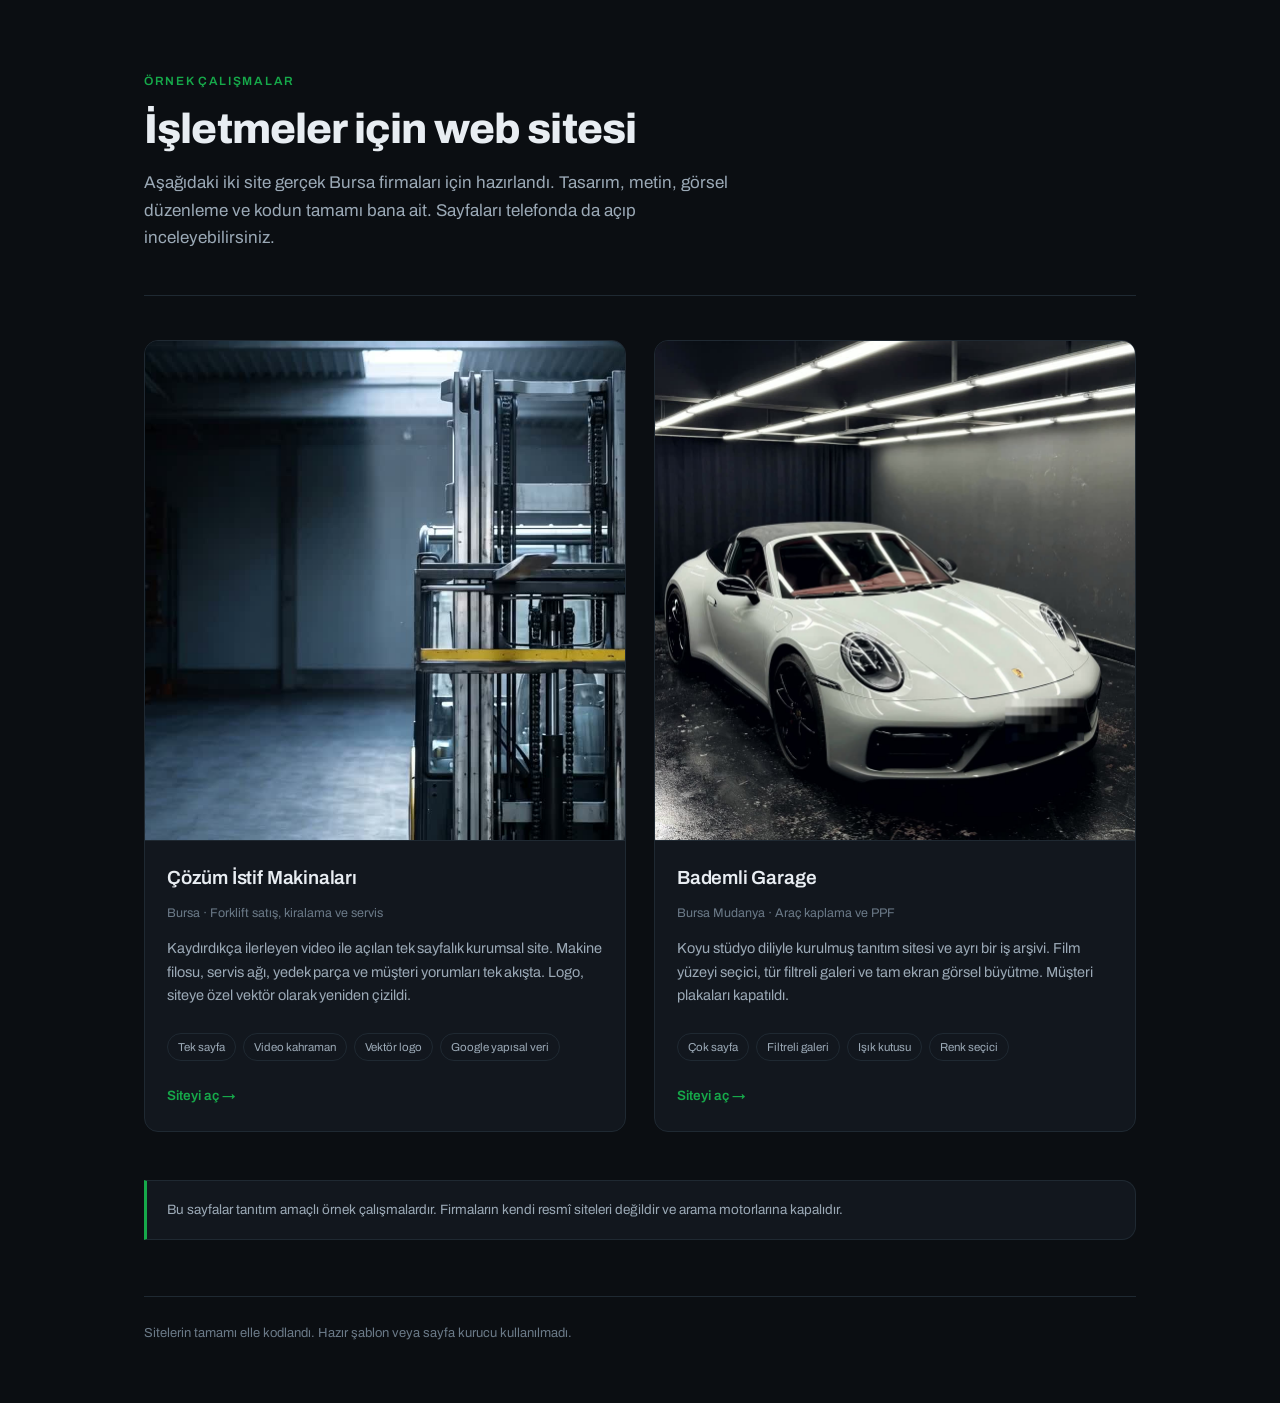
<file: index.html>
<!DOCTYPE html>
<html lang="tr">
<head>
<meta charset="utf-8">
<meta name="viewport" content="width=device-width, initial-scale=1, viewport-fit=cover">
<meta name="robots" content="noindex, nofollow">
<title>Örnek Çalışmalar</title>
<meta name="description" content="İşletmeler için hazırlanmış web sitesi örnekleri.">
<meta name="theme-color" content="#0B0E12">
<link rel="preconnect" href="https://fonts.googleapis.com">
<link rel="preconnect" href="https://fonts.gstatic.com" crossorigin>
<link href="https://fonts.googleapis.com/css2?family=Archivo:wght@400;500;600;800&display=swap" rel="stylesheet">
<style>
  *,*::before,*::after{box-sizing:border-box}
  :root{
    --bg:#0B0E12; --panel:#12171E; --line:#1F2932;
    --ink:#E8EDF2; --ink-dim:#9BA9B6; --ink-faint:#6B7A88;
    --accent:#16A94A;
    --r:14px;
  }
  html{-webkit-text-size-adjust:100%}
  body{
    margin:0; background:var(--bg); color:var(--ink);
    font-family:Archivo,-apple-system,BlinkMacSystemFont,"Segoe UI",Roboto,sans-serif;
    line-height:1.6; -webkit-font-smoothing:antialiased;
  }
  .wrap{max-width:1040px; margin:0 auto; padding:0 24px}

  header{padding:72px 0 44px; border-bottom:1px solid var(--line)}
  .eyebrow{
    font-size:12px; letter-spacing:.14em; text-transform:uppercase;
    color:var(--accent); font-weight:600; margin:0 0 14px;
  }
  h1{
    font-size:clamp(28px,5vw,42px); font-weight:800; letter-spacing:-.02em;
    margin:0 0 16px; line-height:1.15;
  }
  .lede{font-size:clamp(15px,2vw,17px); color:var(--ink-dim); max-width:60ch; margin:0}

  .grid{
    display:grid; gap:28px; padding:44px 0 8px;
    grid-template-columns:repeat(auto-fit,minmax(320px,1fr));
  }
  .card{
    display:flex; flex-direction:column;
    background:var(--panel); border:1px solid var(--line); border-radius:var(--r);
    overflow:hidden; text-decoration:none; color:inherit;
    transition:border-color .2s ease, transform .2s ease;
  }
  .card:hover,.card:focus-visible{border-color:var(--accent); transform:translateY(-3px)}
  .card:focus-visible{outline:2px solid var(--accent); outline-offset:3px}
  .shot{
    aspect-ratio:16/10; width:100%; object-fit:cover; display:block;
    background:#0A0A0B; border-bottom:1px solid var(--line);
  }
  .body{padding:22px 22px 24px; display:flex; flex-direction:column; gap:10px; flex:1}
  .card h2{font-size:19px; font-weight:600; margin:0; letter-spacing:-.01em}
  .sector{font-size:12.5px; color:var(--ink-faint); margin:0}
  .card p.desc{font-size:14.5px; color:var(--ink-dim); margin:4px 0 0}
  .tags{display:flex; flex-wrap:wrap; gap:7px; margin-top:auto; padding-top:16px}
  .tag{
    font-size:11.5px; color:var(--ink-dim);
    border:1px solid var(--line); border-radius:999px; padding:4px 10px;
  }
  .go{
    font-size:13.5px; font-weight:600; color:var(--accent);
    margin-top:14px; display:inline-flex; align-items:center; gap:6px;
  }

  .note{
    margin:40px 0 0; padding:18px 20px;
    border:1px solid var(--line); border-left:3px solid var(--accent);
    border-radius:0 var(--r) var(--r) 0; background:var(--panel);
    font-size:13.5px; color:var(--ink-dim);
  }
  footer{
    margin-top:56px; padding:26px 0 60px; border-top:1px solid var(--line);
    font-size:13px; color:var(--ink-faint);
  }
  @media (prefers-reduced-motion:reduce){*{transition:none !important}}
</style>
</head>
<body>

<div class="wrap">

  <header>
    <p class="eyebrow">Örnek Çalışmalar</p>
    <h1>İşletmeler için web sitesi</h1>
    <p class="lede">
      Aşağıdaki iki site gerçek Bursa firmaları için hazırlandı. Tasarım, metin,
      görsel düzenleme ve kodun tamamı bana ait. Sayfaları telefonda da açıp
      inceleyebilirsiniz.
    </p>
  </header>

  <div class="grid">

    <a class="card" href="cozum-istif/">
      <img class="shot" src="cozum-istif/assets/hero-poster.jpg" alt="Çözüm İstif sitesinin açılış ekranı" loading="lazy" width="800" height="500">
      <div class="body">
        <h2>Çözüm İstif Makinaları</h2>
        <p class="sector">Bursa · Forklift satış, kiralama ve servis</p>
        <p class="desc">
          Kaydırdıkça ilerleyen video ile açılan tek sayfalık kurumsal site.
          Makine filosu, servis ağı, yedek parça ve müşteri yorumları tek akışta.
          Logo, siteye özel vektör olarak yeniden çizildi.
        </p>
        <div class="tags">
          <span class="tag">Tek sayfa</span>
          <span class="tag">Video kahraman</span>
          <span class="tag">Vektör logo</span>
          <span class="tag">Google yapısal veri</span>
        </div>
        <span class="go">Siteyi aç &rarr;</span>
      </div>
    </a>

    <a class="card" href="bademli-garage/">
      <img class="shot" src="bademli-garage/foto/kare-911.jpg" alt="Bademli Garage sitesinde yer alan kaplama işi" loading="lazy" width="800" height="500">
      <div class="body">
        <h2>Bademli Garage</h2>
        <p class="sector">Bursa Mudanya · Araç kaplama ve PPF</p>
        <p class="desc">
          Koyu stüdyo diliyle kurulmuş tanıtım sitesi ve ayrı bir iş arşivi.
          Film yüzeyi seçici, tür filtreli galeri ve tam ekran görsel
          büyütme. Müşteri plakaları kapatıldı.
        </p>
        <div class="tags">
          <span class="tag">Çok sayfa</span>
          <span class="tag">Filtreli galeri</span>
          <span class="tag">Işık kutusu</span>
          <span class="tag">Renk seçici</span>
        </div>
        <span class="go">Siteyi aç &rarr;</span>
      </div>
    </a>

  </div>

  <p class="note">
    Bu sayfalar tanıtım amaçlı örnek çalışmalardır. Firmaların kendi resmî
    siteleri değildir ve arama motorlarına kapalıdır.
  </p>

  <footer>
    Sitelerin tamamı elle kodlandı. Hazır şablon veya sayfa kurucu kullanılmadı.
  </footer>

</div>

</body>
</html>
</file>
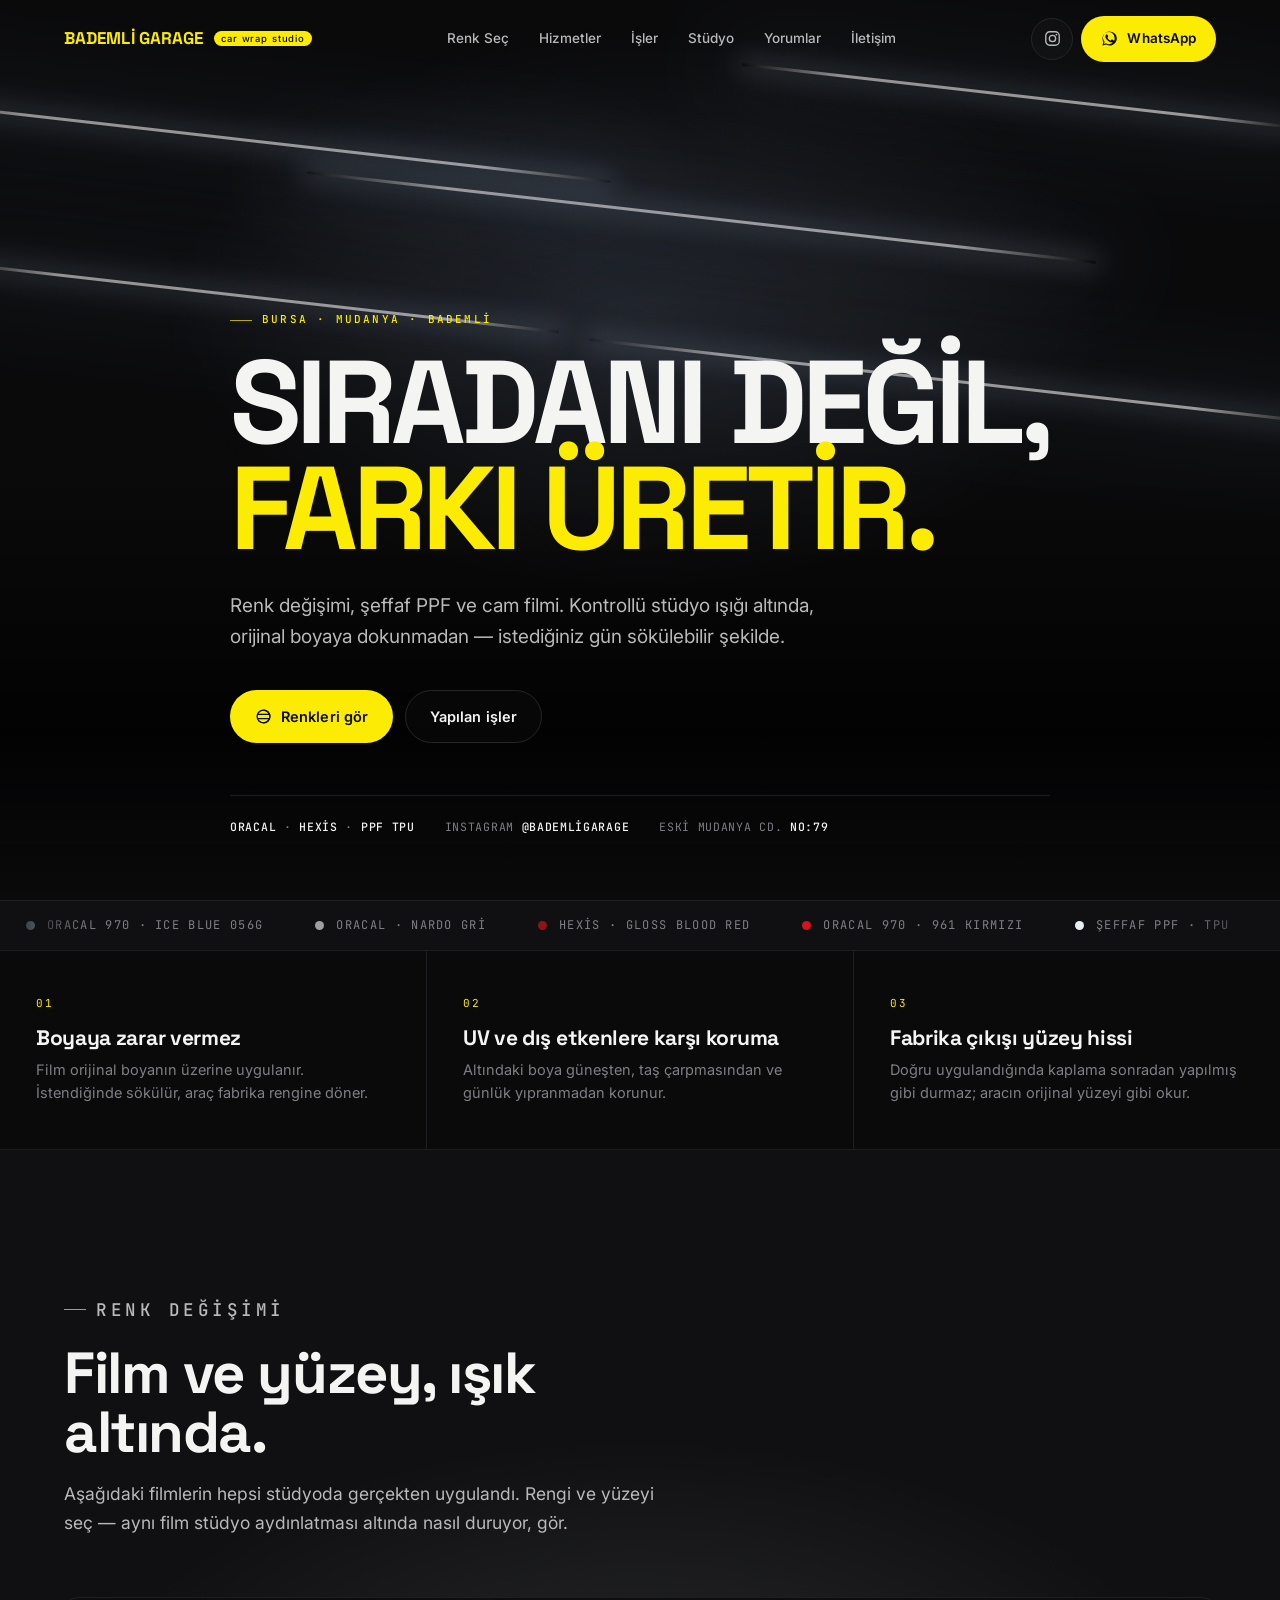
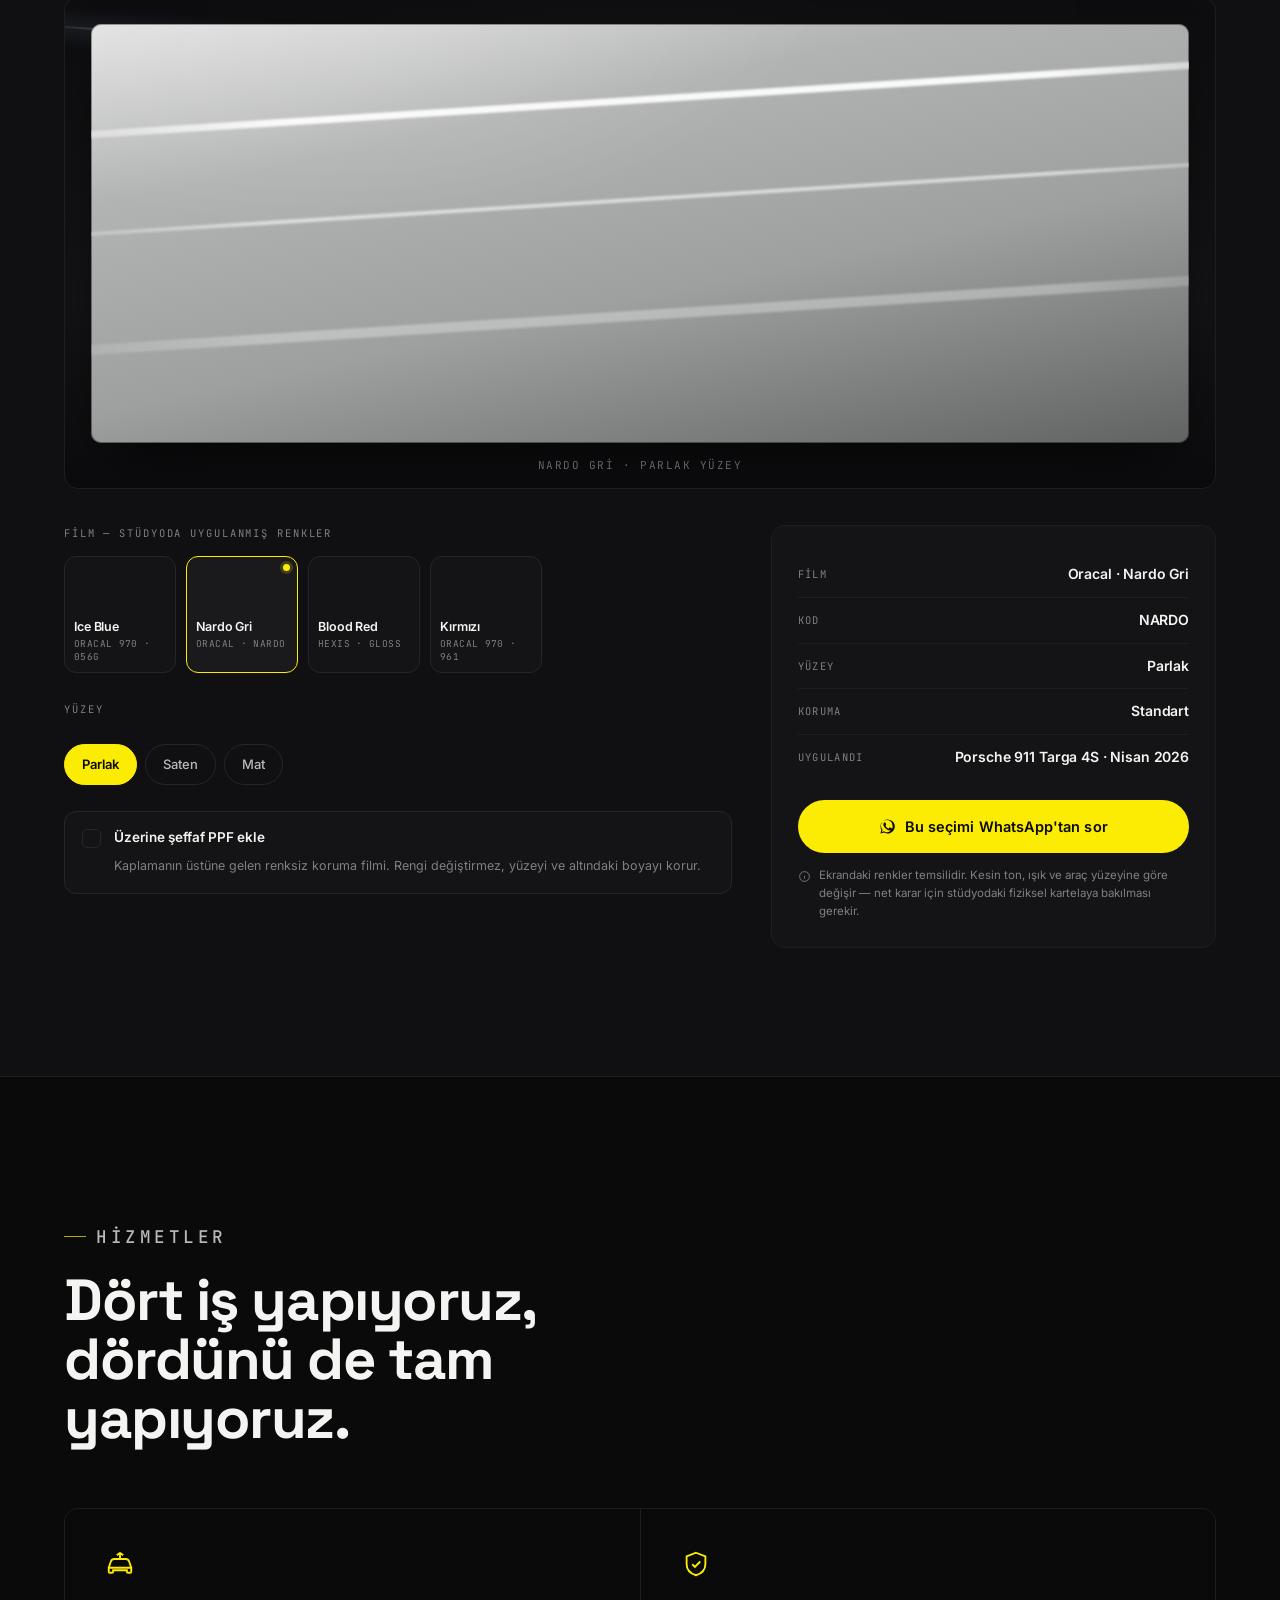
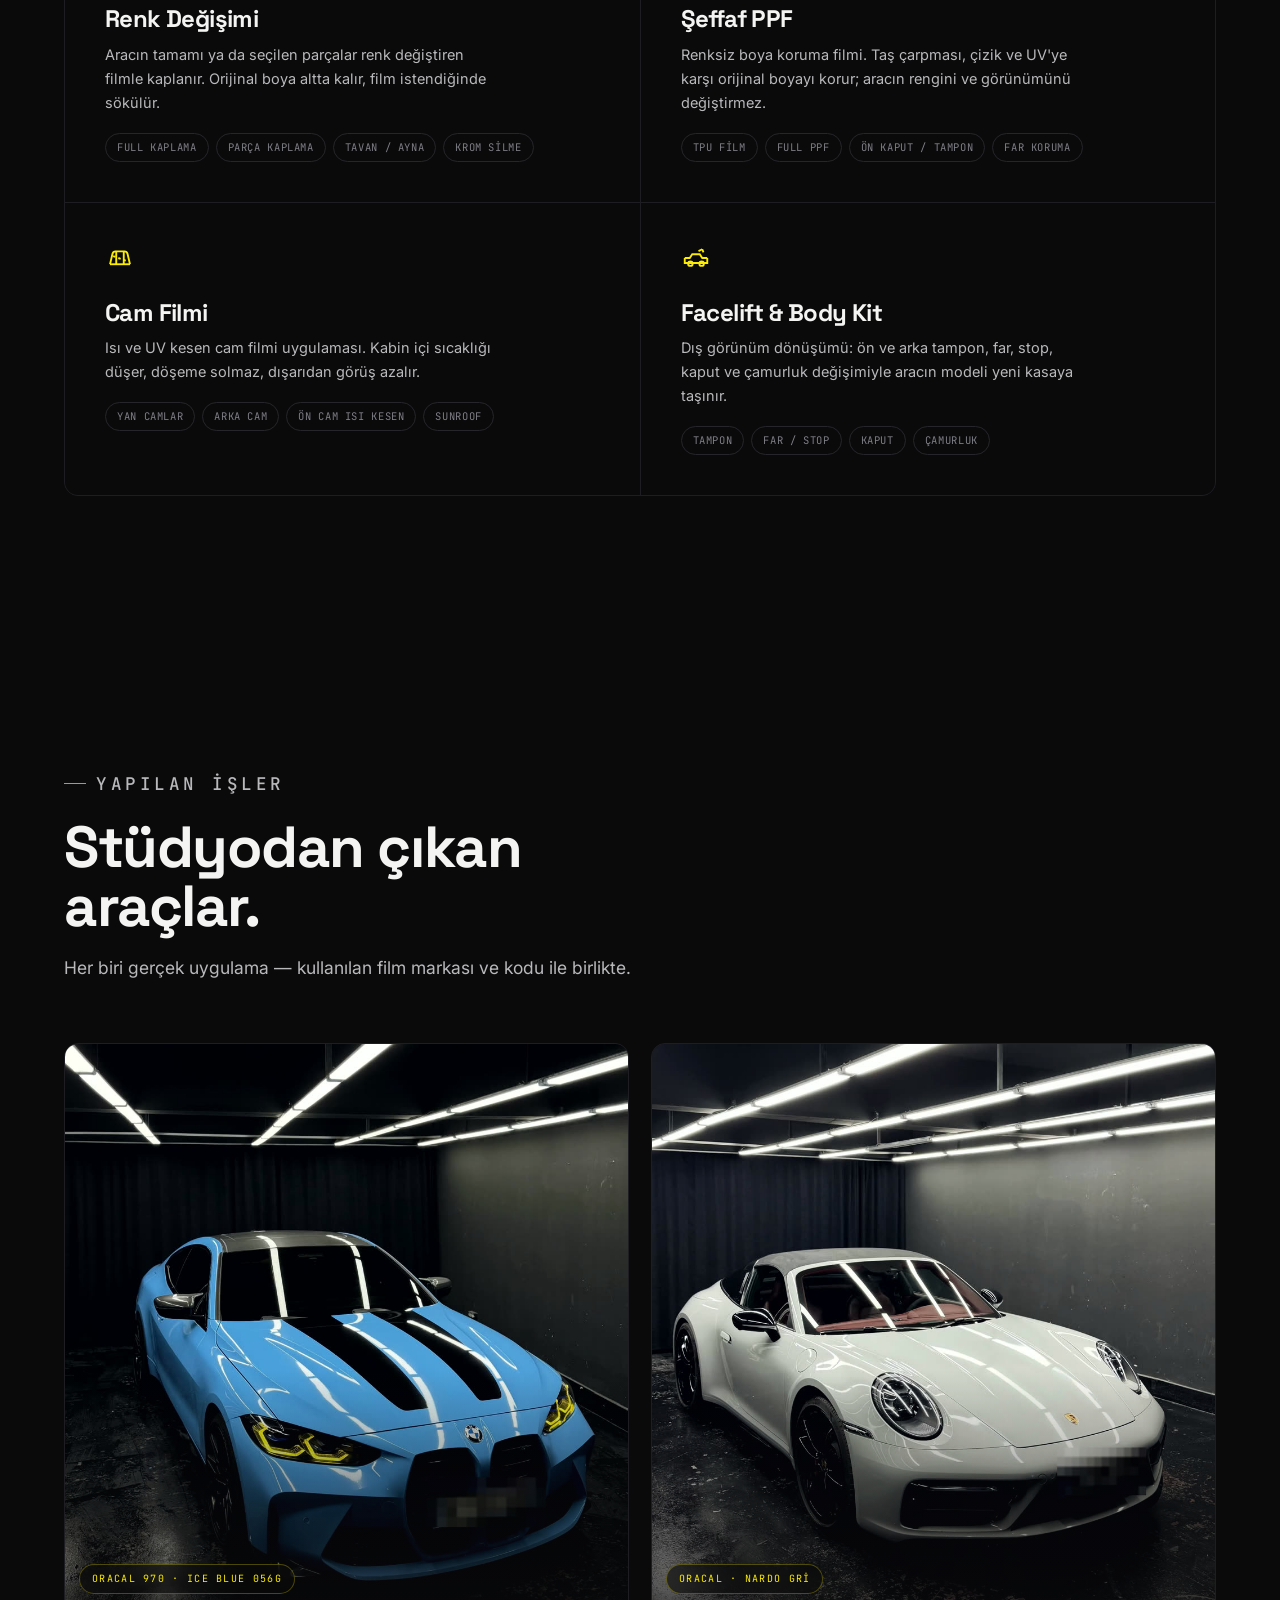
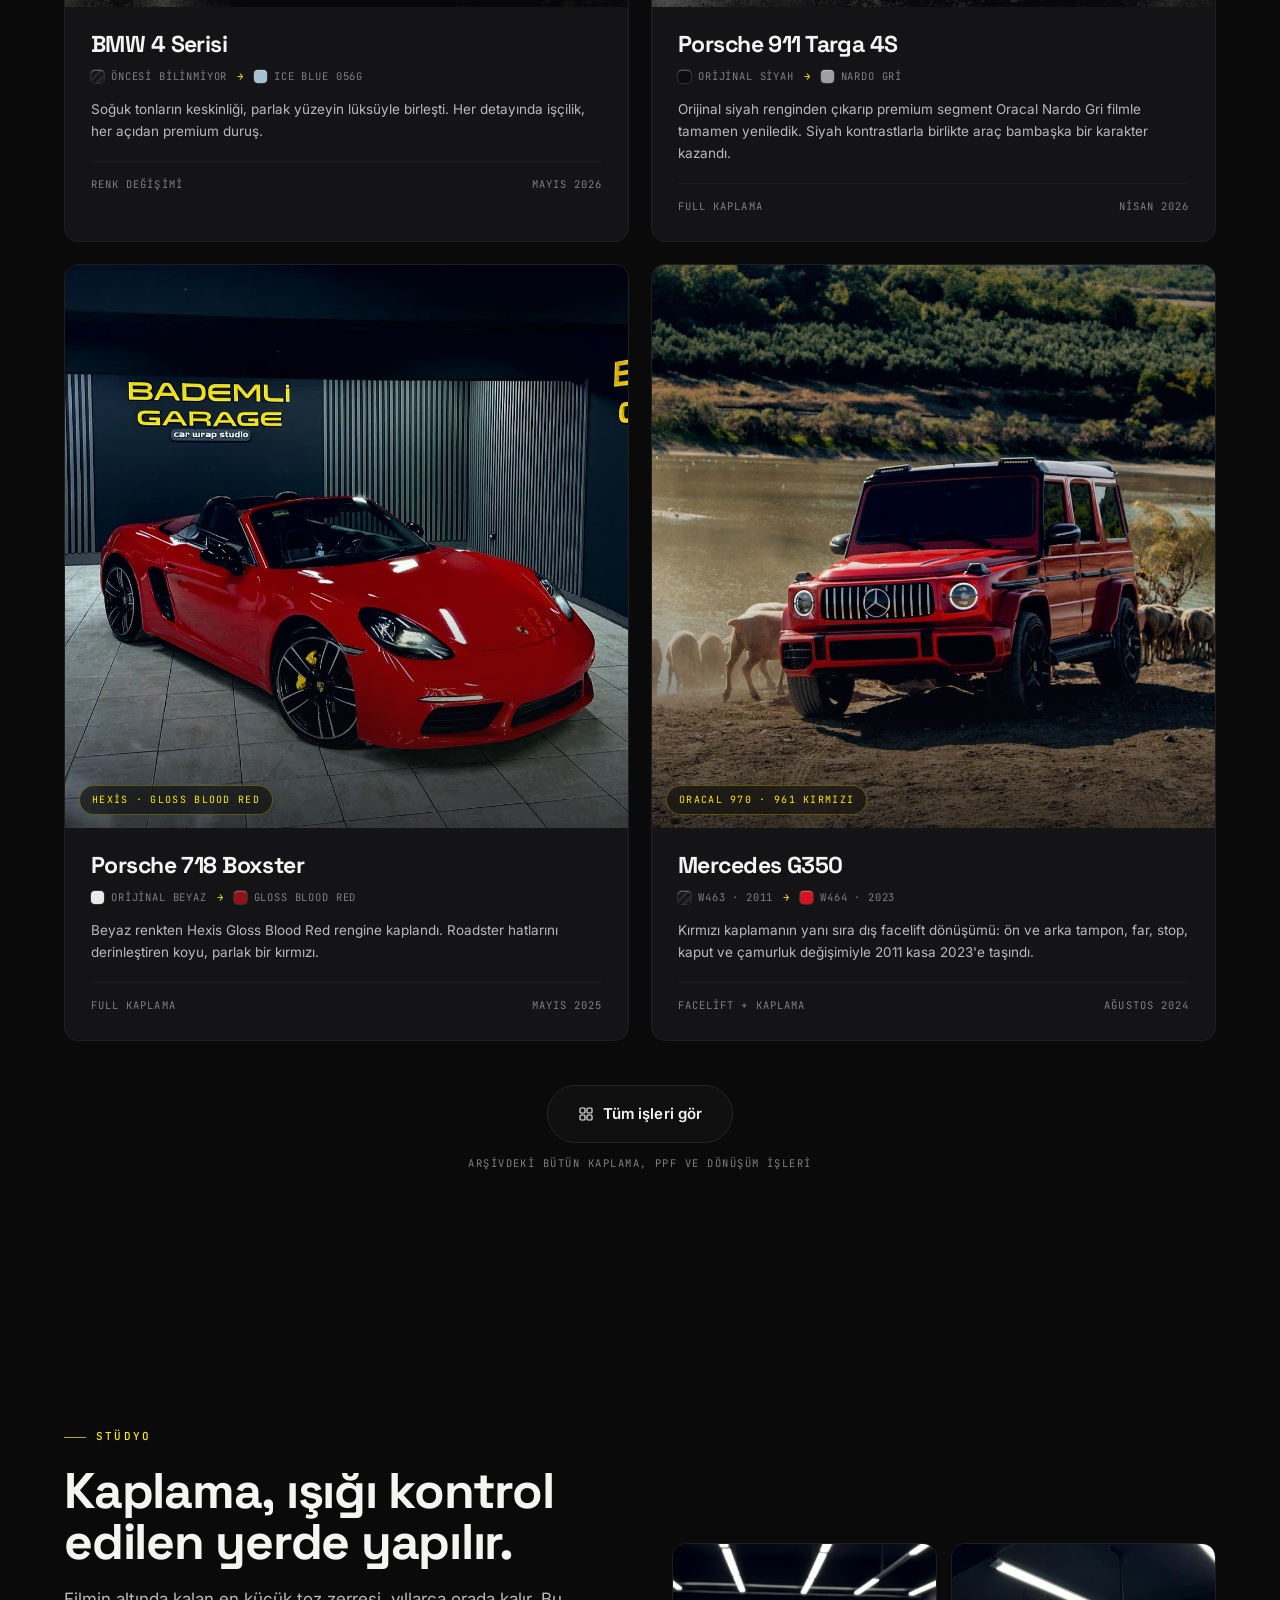
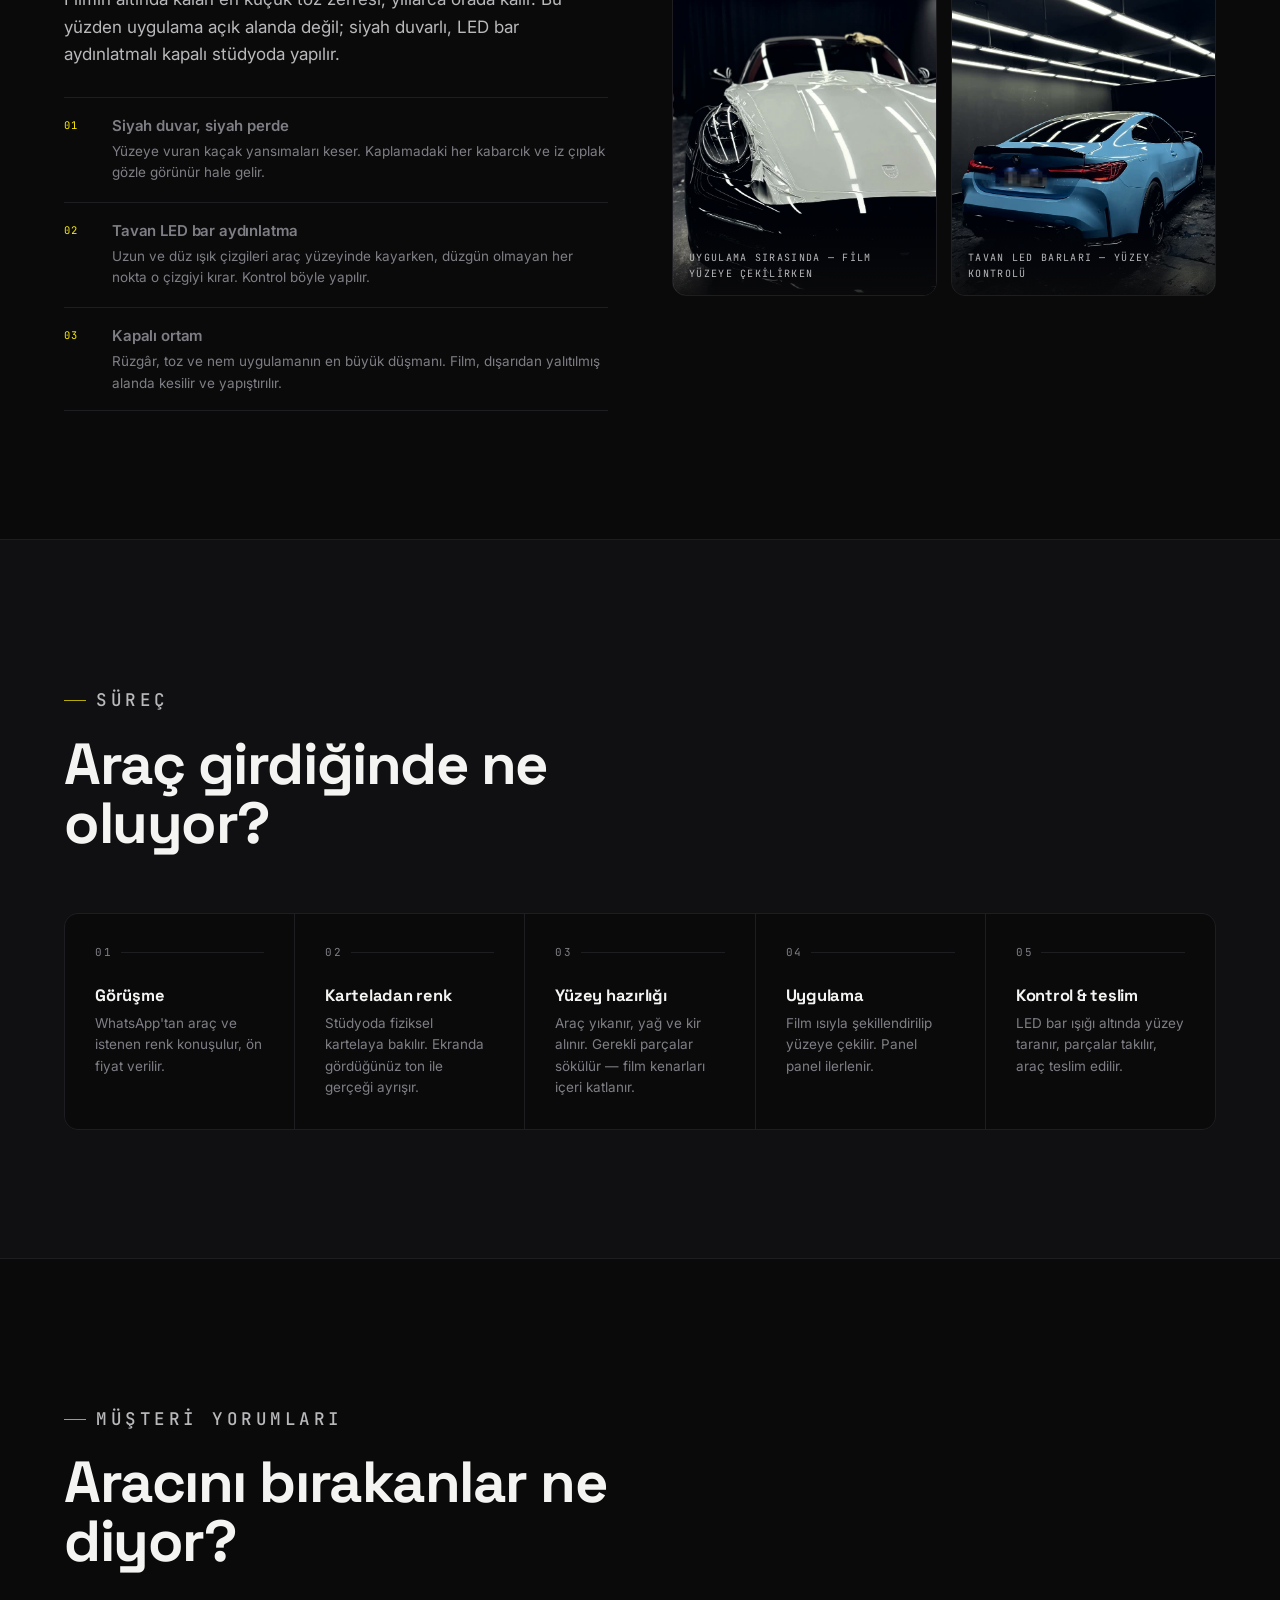
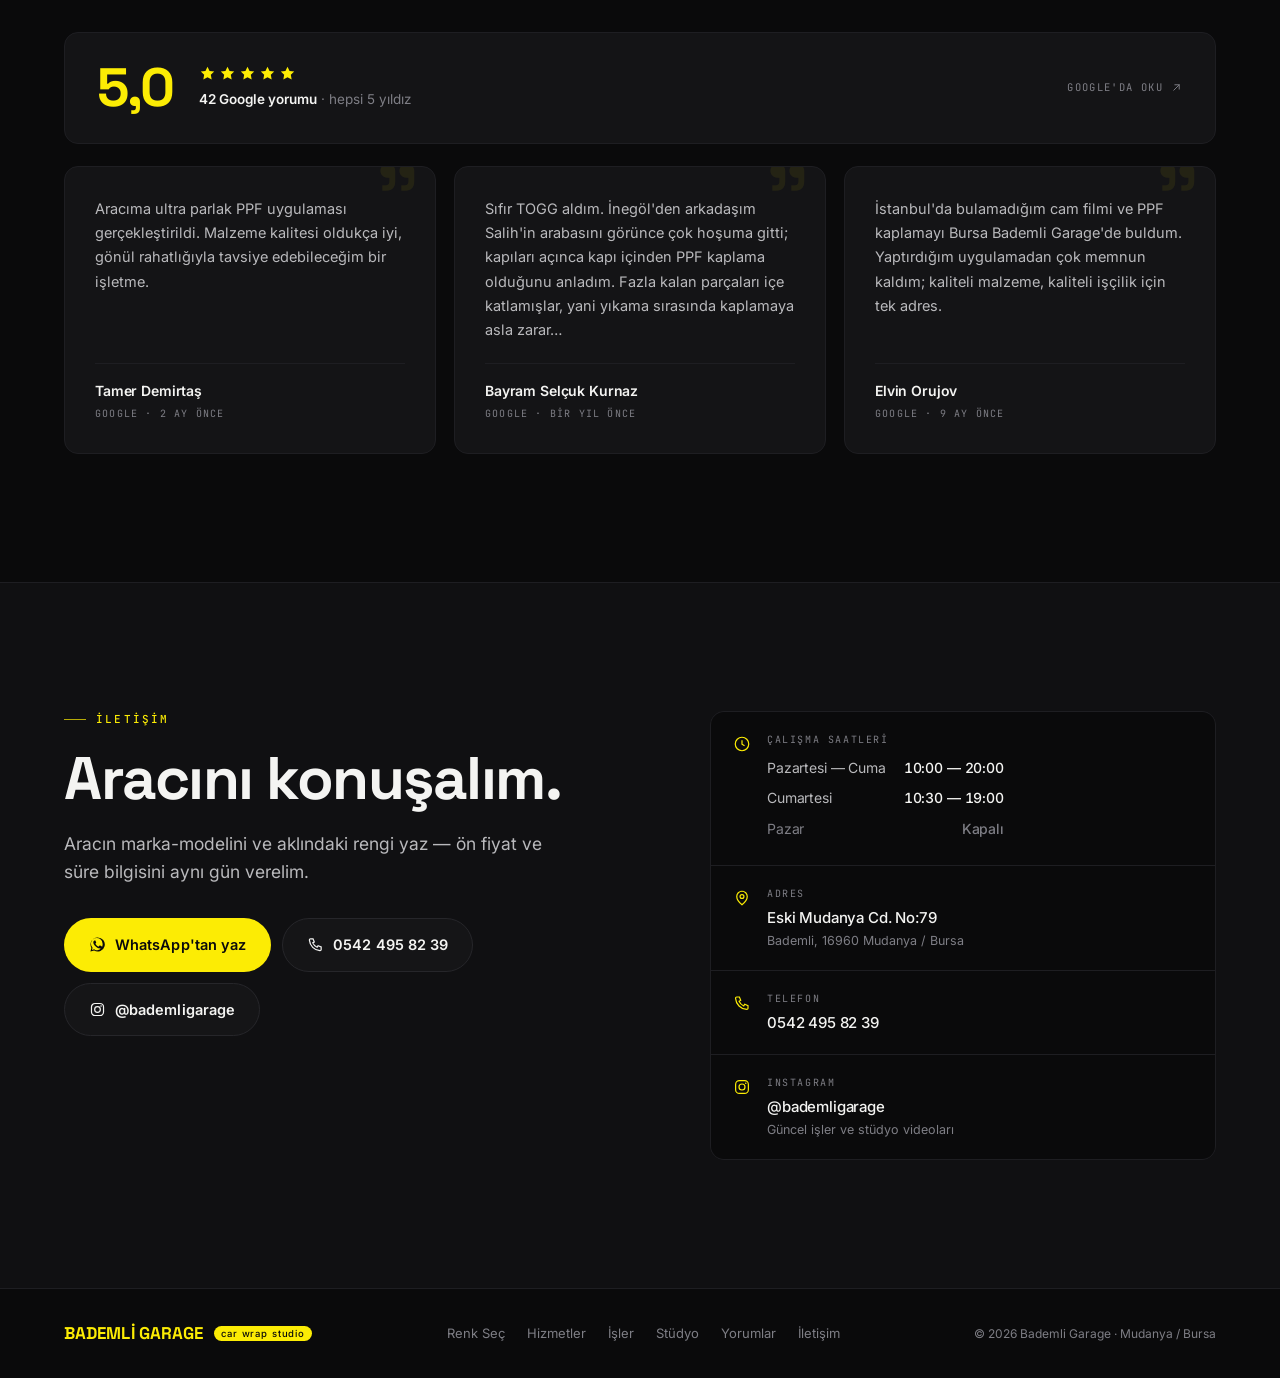
<file: bademli-garage/index.html>
<!DOCTYPE html>
<html lang="tr">
<head>
<meta charset="utf-8">
<meta name="viewport" content="width=device-width, initial-scale=1, viewport-fit=cover">
<meta name="robots" content="noindex, nofollow">
<title>Bademli Garage — Bursa Araç Kaplama & PPF Stüdyosu</title>
<meta name="description" content="Bursa Mudanya'da premium araç kaplama stüdyosu. Renk değişimi, şeffaf PPF boya koruma filmi, cam filmi ve body kit dönüşümü. Kontrollü stüdyo ışığı altında, boyaya dokunmadan.">
<meta name="theme-color" content="#0A0A0B">
<meta property="og:title" content="Bademli Garage — Bursa Araç Kaplama & PPF Stüdyosu">
<meta property="og:description" content="Sıradanı değil, farkı üretir. Bursa Mudanya'da renk değişimi, şeffaf PPF ve cam filmi.">
<meta property="og:type" content="website">
<meta property="og:locale" content="tr_TR">
<meta property="og:url" content="https://setolab7.github.io/bademli-garage">
<meta property="og:image" content="https://setolab7.github.io/bademli-garage/foto/kare-911.jpg">
<meta name="twitter:card" content="summary_large_image">
<link rel="preconnect" href="https://fonts.googleapis.com">
<link rel="preconnect" href="https://fonts.gstatic.com" crossorigin>
<link href="https://fonts.googleapis.com/css2?family=Space+Grotesk:wght@500;600;700&family=Inter:wght@400;500;600&family=JetBrains+Mono:wght@400;500&display=swap" rel="stylesheet">
<link rel="icon" href="data:image/svg+xml,%3Csvg xmlns='http://www.w3.org/2000/svg' viewBox='0 0 32 32'%3E%3Crect width='32' height='32' rx='7' fill='%230A0A0B'/%3E%3Cpath d='M6 20.5c0-3 2.2-5 5.2-5h9.6c3 0 5.2 2 5.2 5v1.2H6z' fill='%23FCEC04'/%3E%3Ccircle cx='11' cy='22' r='2.6' fill='%230A0A0B'/%3E%3Ccircle cx='21' cy='22' r='2.6' fill='%230A0A0B'/%3E%3Cpath d='M10 15.5l2.4-4.2h7.2l2.4 4.2z' fill='%23FCEC04' opacity='.55'/%3E%3C/svg%3E">
<link rel="stylesheet" href="stil.css">
</head>
<body>

<!-- ================= NAV ================= -->
<nav class="nav" id="nav">
  <a class="brand" href="#top" aria-label="Bademli Garage ana sayfa">
    <span class="brand-mark">BADEMLİ GARAGE</span>
    <span class="brand-tag">car wrap studio</span>
  </a>
  <div class="nav-links">
    <a href="#renk">Renk Seç</a>
    <a href="#hizmetler">Hizmetler</a>
    <a href="#isler">İşler</a>
    <a href="#studyo">Stüdyo</a>
    <a href="#yorumlar">Yorumlar</a>
    <a href="#iletisim">İletişim</a>
  </div>
  <div class="nav-cta">
  <a class="btn btn-ig" href="https://www.instagram.com/bademligarage/" target="_blank" rel="noopener" aria-label="Instagram: @bademligarage"><svg viewBox="0 0 24 24" fill="none" stroke="currentColor" stroke-width="1.7" aria-hidden="true"><rect x="3.5" y="3.5" width="17" height="17" rx="5"/><circle cx="12" cy="12" r="4"/><circle cx="17" cy="7" r="1.15" fill="currentColor" stroke="none"/></svg></a>
  <a class="btn btn-primary" href="https://wa.me/905424958239" target="_blank" rel="noopener">
    <svg viewBox="0 0 24 24" fill="currentColor" aria-hidden="true"><path d="M17.5 14.4c-.3-.2-1.8-.9-2-1-.3-.1-.5-.2-.7.1-.2.3-.7 1-.9 1.2-.2.2-.3.2-.6.1-.3-.2-1.3-.5-2.4-1.5-.9-.8-1.5-1.8-1.7-2.1-.2-.3 0-.5.1-.6l.5-.6c.1-.2.2-.3.3-.5 0-.2 0-.4 0-.5 0-.2-.7-1.6-.9-2.2-.2-.6-.5-.5-.7-.5h-.6c-.2 0-.5.1-.8.4-.3.3-1 1-1 2.5s1.1 2.9 1.2 3.1c.2.2 2.1 3.2 5.1 4.5.7.3 1.3.5 1.7.6.7.2 1.4.2 1.9.1.6-.1 1.8-.7 2-1.4.3-.7.3-1.3.2-1.4-.1-.1-.3-.2-.6-.3zM12 2a10 10 0 00-8.6 15L2 22l5.2-1.4A10 10 0 1012 2zm0 18.2c-1.6 0-3.1-.4-4.4-1.2l-.3-.2-3.1.8.8-3-.2-.3a8.2 8.2 0 1114.4-5.3 8.2 8.2 0 01-7.2 9.2z"/></svg>
    <span>WhatsApp</span>
  </a>
  </div>
</nav>

<!-- ================= HERO ================= -->
<header class="hero" id="top">
  <div class="hero-lights" aria-hidden="true">
    <span class="led"></span><span class="led"></span><span class="led"></span>
    <span class="led"></span><span class="led"></span>
  </div>
  <div class="hero-glow" aria-hidden="true"></div>
  <div class="hero-floor" aria-hidden="true"></div>

  <div class="wrap hero-inner">
    <p class="eyebrow reveal">Bursa · Mudanya · Bademli</p>
    <h1 class="reveal d1">Sıradanı değil,<span class="l2">farkı üretir.</span></h1>
    <p class="hero-sub reveal d2">
      Renk değişimi, şeffaf PPF ve cam filmi. Kontrollü stüdyo ışığı altında,
      orijinal boyaya dokunmadan — istediğiniz gün sökülebilir şekilde.
    </p>
    <div class="hero-cta reveal d3">
      <a class="btn btn-primary" href="#renk">
        <svg viewBox="0 0 24 24" fill="none" stroke="currentColor" stroke-width="1.8" aria-hidden="true"><circle cx="12" cy="12" r="9"/><path d="M12 3a9 9 0 010 18"/><path d="M3.6 9h16.8M3.6 15h16.8"/></svg>
        Renkleri gör
      </a>
      <a class="btn btn-ghost" href="#isler">Yapılan işler</a>
    </div>
    <div class="hero-meta reveal d4">
      <span><b>Oracal</b> · <b>Hexis</b> · <b>PPF TPU</b></span>
      <span>Instagram <b>@bademligarage</b></span>
      <span>Eski Mudanya Cd. <b>No:79</b></span>
    </div>
  </div>
</header>

<!-- ================= TICKER ================= -->
<div class="ticker" aria-hidden="true">
  <div class="ticker-track" id="tickerTrack"></div>
</div>

<!-- ================= SÖZ ================= -->
<section class="section" style="padding-block:0">
  <div class="promise">
    <div class="promise-cell reveal">
      <div class="n">01</div>
      <h3>Boyaya zarar vermez</h3>
      <p>Film orijinal boyanın üzerine uygulanır. İstendiğinde sökülür, araç fabrika rengine döner.</p>
    </div>
    <div class="promise-cell reveal d1">
      <div class="n">02</div>
      <h3>UV ve dış etkenlere karşı koruma</h3>
      <p>Altındaki boya güneşten, taş çarpmasından ve günlük yıpranmadan korunur.</p>
    </div>
    <div class="promise-cell reveal d2">
      <div class="n">03</div>
      <h3>Fabrika çıkışı yüzey hissi</h3>
      <p>Doğru uygulandığında kaplama sonradan yapılmış gibi durmaz; aracın orijinal yüzeyi gibi okur.</p>
    </div>
  </div>
</section>

<!-- ================= KONFİGÜRATÖR ================= -->
<section class="section" id="renk">
  <div class="wrap cfg">
    <div class="section-head reveal">
      <p class="eyebrow">Renk değişimi</p>
      <h2>Film ve yüzey, ışık altında.</h2>
      <p>
        Aşağıdaki filmlerin hepsi stüdyoda gerçekten uygulandı. Rengi ve yüzeyi seç —
        aynı film stüdyo aydınlatması altında nasıl duruyor, gör.
      </p>
    </div>

    <div class="cfg-stage reveal d1">
      <span class="stage-led a" aria-hidden="true"></span>
      <span class="stage-led b" aria-hidden="true"></span>

      <div class="film-panel">
        <div class="film-surface" id="filmSurface">
          <span class="fl fl1" aria-hidden="true"></span>
          <span class="fl fl2" aria-hidden="true"></span>
          <span class="fl fl3" aria-hidden="true"></span>
          <span class="film-sweep" id="filmSweep" aria-hidden="true"></span>
          <span class="film-ppf" id="filmPpf" aria-hidden="true">
            <svg viewBox="0 0 24 24" fill="none" stroke="currentColor" stroke-width="1.7"><path d="M12 3l7.5 3v6c0 4.4-3.1 7.7-7.5 9-4.4-1.3-7.5-4.6-7.5-9V6z"/><path d="M9 12.2l2.1 2.1L15.4 10"/></svg>
            PPF korumalı
          </span>
        </div>
        <p class="film-caption" id="filmCaption">Nardo Gri · parlak yüzey</p>
      </div>
    </div>

    <div class="cfg-controls reveal d2">
      <div>
        <span class="ctrl-label">Film — stüdyoda uygulanmış renkler</span>
        <div class="swatches" id="swatches" role="group" aria-label="Kaplama filmi seçimi"></div>

        <span class="ctrl-label" style="margin-top:28px">Yüzey</span>
        <div class="finish-row" id="finishes" role="group" aria-label="Yüzey seçimi"></div>

        <button class="ppf-toggle" id="ppfBtn" aria-pressed="false">
          <span class="ppf-box" aria-hidden="true">
            <svg viewBox="0 0 24 24" fill="none" stroke="currentColor" stroke-width="3.4" stroke-linecap="round" stroke-linejoin="round"><path d="M20 6L9 17l-5-5"/></svg>
          </span>
          <span class="ppf-txt">
            <strong>Üzerine şeffaf PPF ekle</strong>
            <span>Kaplamanın üstüne gelen renksiz koruma filmi. Rengi değiştirmez, yüzeyi ve altındaki boyayı korur.</span>
          </span>
        </button>
      </div>

      <aside class="cfg-readout" aria-live="polite">
        <div class="ro-row">
          <span class="ro-k">Film</span>
          <span class="ro-v" id="roFilm">—</span>
        </div>
        <div class="ro-row">
          <span class="ro-k">Kod</span>
          <span class="ro-v" id="roCode">—</span>
        </div>
        <div class="ro-row">
          <span class="ro-k">Yüzey</span>
          <span class="ro-v" id="roFinish">—</span>
        </div>
        <div class="ro-row">
          <span class="ro-k">Koruma</span>
          <span class="ro-v" id="roPpf">—</span>
        </div>
        <div class="ro-row">
          <span class="ro-k">Uygulandı</span>
          <span class="ro-v" id="roRef">—</span>
        </div>

        <a class="btn btn-primary" id="roCta" href="https://wa.me/905424958239" target="_blank" rel="noopener">
          <svg viewBox="0 0 24 24" fill="currentColor" aria-hidden="true"><path d="M17.5 14.4c-.3-.2-1.8-.9-2-1-.3-.1-.5-.2-.7.1-.2.3-.7 1-.9 1.2-.2.2-.3.2-.6.1-.3-.2-1.3-.5-2.4-1.5-.9-.8-1.5-1.8-1.7-2.1-.2-.3 0-.5.1-.6l.5-.6c.1-.2.2-.3.3-.5 0-.2 0-.4 0-.5 0-.2-.7-1.6-.9-2.2-.2-.6-.5-.5-.7-.5h-.6c-.2 0-.5.1-.8.4-.3.3-1 1-1 2.5s1.1 2.9 1.2 3.1c.2.2 2.1 3.2 5.1 4.5.7.3 1.3.5 1.7.6.7.2 1.4.2 1.9.1.6-.1 1.8-.7 2-1.4.3-.7.3-1.3.2-1.4-.1-.1-.3-.2-.6-.3zM12 2a10 10 0 00-8.6 15L2 22l5.2-1.4A10 10 0 1012 2zm0 18.2c-1.6 0-3.1-.4-4.4-1.2l-.3-.2-3.1.8.8-3-.2-.3a8.2 8.2 0 1114.4-5.3 8.2 8.2 0 01-7.2 9.2z"/></svg>
          Bu seçimi WhatsApp'tan sor
        </a>

        <p class="cfg-note">
          <svg viewBox="0 0 24 24" fill="none" stroke="currentColor" stroke-width="1.7" aria-hidden="true"><circle cx="12" cy="12" r="9"/><path d="M12 11v5M12 7.5v.5"/></svg>
          Ekrandaki renkler temsilidir. Kesin ton, ışık ve araç yüzeyine göre değişir —
          net karar için stüdyodaki fiziksel kartelaya bakılması gerekir.
        </p>
      </aside>
    </div>
  </div>
</section>

<!-- ================= HİZMETLER ================= -->
<section class="section" id="hizmetler">
  <div class="wrap">
    <div class="section-head reveal">
      <p class="eyebrow">Hizmetler</p>
      <h2>Dört iş yapıyoruz, dördünü de tam yapıyoruz.</h2>
    </div>

    <div class="svc">
      <article class="svc-cell reveal">
        <svg class="svc-ico" viewBox="0 0 24 24" fill="none" stroke="currentColor" stroke-width="1.5" aria-hidden="true">
          <path d="M3 15l1.6-4.8A3 3 0 017.4 8h9.2a3 3 0 012.8 2.2L21 15"/>
          <path d="M3 15h18v3a1 1 0 01-1 1h-1.5a1 1 0 01-1-1v-1h-11v1a1 1 0 01-1 1H4a1 1 0 01-1-1z"/>
          <path d="M12 8V3M12 3l2.5 2M12 3L9.5 5"/>
        </svg>
        <h3>Renk Değişimi</h3>
        <p>Aracın tamamı ya da seçilen parçalar renk değiştiren filmle kaplanır. Orijinal boya altta kalır, film istendiğinde sökülür.</p>
        <ul class="svc-list"><li>Full kaplama</li><li>Parça kaplama</li><li>Tavan / ayna</li><li>Krom silme</li></ul>
      </article>

      <article class="svc-cell reveal d1">
        <svg class="svc-ico" viewBox="0 0 24 24" fill="none" stroke="currentColor" stroke-width="1.5" aria-hidden="true">
          <path d="M12 3l7.5 3v6c0 4.4-3.1 7.7-7.5 9-4.4-1.3-7.5-4.6-7.5-9V6z"/>
          <path d="M9 12.2l2.1 2.1L15.4 10"/>
        </svg>
        <h3>Şeffaf PPF</h3>
        <p>Renksiz boya koruma filmi. Taş çarpması, çizik ve UV'ye karşı orijinal boyayı korur; aracın rengini ve görünümünü değiştirmez.</p>
        <ul class="svc-list"><li>TPU film</li><li>Full PPF</li><li>Ön kaput / tampon</li><li>Far koruma</li></ul>
      </article>

      <article class="svc-cell reveal d2">
        <svg class="svc-ico" viewBox="0 0 24 24" fill="none" stroke="currentColor" stroke-width="1.5" aria-hidden="true">
          <path d="M4 17l2-8.4A2.5 2.5 0 018.4 6.7h7.2A2.5 2.5 0 0118 8.6L20 17"/>
          <path d="M4 17h16"/><path d="M9 7v10M15 7v10"/>
          <path d="M6.5 10.5l11 4" stroke-dasharray="2 2.4"/>
        </svg>
        <h3>Cam Filmi</h3>
        <p>Isı ve UV kesen cam filmi uygulaması. Kabin içi sıcaklığı düşer, döşeme solmaz, dışarıdan görüş azalır.</p>
        <ul class="svc-list"><li>Yan camlar</li><li>Arka cam</li><li>Ön cam ısı kesen</li><li>Sunroof</li></ul>
      </article>

      <article class="svc-cell reveal d3">
        <svg class="svc-ico" viewBox="0 0 24 24" fill="none" stroke="currentColor" stroke-width="1.5" aria-hidden="true">
          <path d="M3 12h4l2-3h6l2 3h4"/><path d="M3 12v4h18v-4"/>
          <circle cx="7.5" cy="16.5" r="1.8"/><circle cx="16.5" cy="16.5" r="1.8"/>
          <path d="M14 6.5l3-1.5M17 5l1 2.5"/>
        </svg>
        <h3>Facelift &amp; Body Kit</h3>
        <p>Dış görünüm dönüşümü: ön ve arka tampon, far, stop, kaput ve çamurluk değişimiyle aracın modeli yeni kasaya taşınır.</p>
        <ul class="svc-list"><li>Tampon</li><li>Far / stop</li><li>Kaput</li><li>Çamurluk</li></ul>
      </article>
    </div>
  </div>
</section>

<!-- ================= İŞLER ================= -->
<section class="section" id="isler">
  <div class="wrap">
    <div class="section-head reveal">
      <p class="eyebrow">Yapılan işler</p>
      <h2>Stüdyodan çıkan araçlar.</h2>
      <p>Her biri gerçek uygulama — kullanılan film markası ve kodu ile birlikte.</p>
    </div>

    <div class="jobs">

      <article class="job reveal">
        <figure class="job-photo">
          <img src="foto/kare-bmw.jpg" alt="Oracal 970 Ice Blue filmle kaplanmış, siyah şeritli BMW 4 Serisi, stüdyo aydınlatması altında" loading="lazy" decoding="async" width="1000" height="1000">
          <figcaption>Oracal 970 · Ice Blue 056G</figcaption>
        </figure>
        <div class="job-body">
          <h3>BMW 4 Serisi</h3>
          <p class="job-change">
            <span class="chip chip-unknown"></span>Öncesi bilinmiyor
            <span class="job-arrow" aria-hidden="true">→</span>
            <span class="chip" style="--c:#A6C1D2"></span>Ice Blue 056G
          </p>
          <p>Soğuk tonların keskinliği, parlak yüzeyin lüksüyle birleşti. Her detayında işçilik, her açıdan premium duruş.</p>
          <div class="job-foot"><span>Renk değişimi</span><span>Mayıs 2026</span></div>
        </div>
      </article>

      <article class="job reveal d1">
        <figure class="job-photo">
          <img src="foto/kare-911.jpg" alt="Nardo gri filmle kaplanmış Porsche 911 Targa 4S, Bademli Garage'ın siyah duvarlı stüdyosunda tavan LED barlarının altında" loading="lazy" decoding="async" width="1000" height="1000">
          <figcaption>Oracal · Nardo Gri</figcaption>
        </figure>
        <div class="job-body">
          <h3>Porsche 911 Targa 4S</h3>
          <p class="job-change">
            <span class="chip" style="--c:#0C0C0E"></span>Orijinal siyah
            <span class="job-arrow" aria-hidden="true">→</span>
            <span class="chip" style="--c:#9DA09E"></span>Nardo Gri
          </p>
          <p>Orijinal siyah renginden çıkarıp premium segment Oracal Nardo Gri filmle tamamen yeniledik. Siyah kontrastlarla birlikte araç bambaşka bir karakter kazandı.</p>
          <div class="job-foot"><span>Full kaplama</span><span>Nisan 2026</span></div>
        </div>
      </article>

      <article class="job reveal">
        <figure class="job-photo">
          <img src="foto/kare-718.jpg" alt="Hexis Gloss Blood Red filmle kaplanmış Porsche 718 Boxster, Bademli Garage tabelasının önünde" loading="lazy" decoding="async" width="1000" height="1000">
          <figcaption>Hexis · Gloss Blood Red</figcaption>
        </figure>
        <div class="job-body">
          <h3>Porsche 718 Boxster</h3>
          <p class="job-change">
            <span class="chip" style="--c:#E9E9E7"></span>Orijinal beyaz
            <span class="job-arrow" aria-hidden="true">→</span>
            <span class="chip" style="--c:#8E1218"></span>Gloss Blood Red
          </p>
          <p>Beyaz renkten Hexis Gloss Blood Red rengine kaplandı. Roadster hatlarını derinleştiren koyu, parlak bir kırmızı.</p>
          <div class="job-foot"><span>Full kaplama</span><span>Mayıs 2025</span></div>
        </div>
      </article>

      <article class="job reveal d1">
        <figure class="job-photo">
          <img src="foto/kare-g350.jpg" alt="Oracal 970-961 kırmızı filmle kaplanmış ve yeni kasaya dönüştürülmüş Mercedes G350, göl kenarında" loading="lazy" decoding="async" width="1000" height="1000">
          <figcaption>Oracal 970 · 961 Kırmızı</figcaption>
        </figure>
        <div class="job-body">
          <h3>Mercedes G350</h3>
          <p class="job-change">
            <span class="chip chip-unknown"></span>W463 · 2011
            <span class="job-arrow" aria-hidden="true">→</span>
            <span class="chip" style="--c:#D5121F"></span>W464 · 2023
          </p>
          <p>Kırmızı kaplamanın yanı sıra dış facelift dönüşümü: ön ve arka tampon, far, stop, kaput ve çamurluk değişimiyle 2011 kasa 2023'e taşındı.</p>
          <div class="job-foot"><span>Facelift + kaplama</span><span>Ağustos 2024</span></div>
        </div>
      </article>

    </div>

    <div class="jobs-more reveal">
      <a class="btn btn-ghost btn-more" href="galeri.html">
        <svg viewBox="0 0 24 24" fill="none" stroke="currentColor" stroke-width="1.7" aria-hidden="true"><rect x="3" y="3" width="7.5" height="7.5" rx="1.6"/><rect x="13.5" y="3" width="7.5" height="7.5" rx="1.6"/><rect x="3" y="13.5" width="7.5" height="7.5" rx="1.6"/><rect x="13.5" y="13.5" width="7.5" height="7.5" rx="1.6"/></svg>
        Tüm işleri gör
      </a>
      <p class="jobs-more-note">Arşivdeki bütün kaplama, PPF ve dönüşüm işleri</p>
    </div>
  </div>
</section>

<!-- ================= STÜDYO ================= -->
<section class="section" id="studyo">
  <div class="wrap studio">
    <div class="reveal">
      <p class="eyebrow">Stüdyo</p>
      <h2 style="font-size:clamp(28px,4.6vw,50px)">Kaplama, ışığı kontrol edilen yerde yapılır.</h2>
      <p style="margin-top:18px;color:var(--fg-2);font-size:clamp(15px,1.6vw,17px)">
        Filmin altında kalan en küçük toz zerresi, yıllarca orada kalır.
        Bu yüzden uygulama açık alanda değil; siyah duvarlı, LED bar aydınlatmalı kapalı stüdyoda yapılır.
      </p>

      <ul class="studio-points">
        <li>
          <span class="k">01</span>
          <span><strong>Siyah duvar, siyah perde</strong>
          <span>Yüzeye vuran kaçak yansımaları keser. Kaplamadaki her kabarcık ve iz çıplak gözle görünür hale gelir.</span></span>
        </li>
        <li>
          <span class="k">02</span>
          <span><strong>Tavan LED bar aydınlatma</strong>
          <span>Uzun ve düz ışık çizgileri araç yüzeyinde kayarken, düzgün olmayan her nokta o çizgiyi kırar. Kontrol böyle yapılır.</span></span>
        </li>
        <li>
          <span class="k">03</span>
          <span><strong>Kapalı ortam</strong>
          <span>Rüzgâr, toz ve nem uygulamanın en büyük düşmanı. Film, dışarıdan yalıtılmış alanda kesilir ve yapıştırılır.</span></span>
        </li>
      </ul>
    </div>

    <div class="studio-imgs reveal d1">
      <figure class="studio-fig">
        <img src="foto/studyo-uygulama.jpg" alt="Porsche 911in kaputuna şeffaf film çekilirken, altın renkli rakle kaputun üzerinde duruyor" loading="lazy" decoding="async" width="800" height="1067">
        <figcaption>Uygulama sırasında — film yüzeye çekilirken</figcaption>
      </figure>
      <figure class="studio-fig">
        <img src="foto/studyo-led.jpg" alt="Stüdyo tavanındaki LED bar aydınlatma, kaplanmış bir aracın arkasında" loading="lazy" decoding="async" width="800" height="1067">
        <figcaption>Tavan LED barları — yüzey kontrolü</figcaption>
      </figure>
    </div>
  </div>
</section>

<!-- ================= SÜREÇ ================= -->
<section class="section" id="surec" style="background:var(--ink-2);border-block:1px solid var(--line-soft)">
  <div class="wrap">
    <div class="section-head reveal">
      <p class="eyebrow">Süreç</p>
      <h2>Araç girdiğinde ne oluyor?</h2>
    </div>
    <div class="steps">
      <div class="step reveal"><div class="step-n">01</div><h3>Görüşme</h3><p>WhatsApp'tan araç ve istenen renk konuşulur, ön fiyat verilir.</p></div>
      <div class="step reveal d1"><div class="step-n">02</div><h3>Karteladan renk</h3><p>Stüdyoda fiziksel kartelaya bakılır. Ekranda gördüğünüz ton ile gerçeği ayrışır.</p></div>
      <div class="step reveal d2"><div class="step-n">03</div><h3>Yüzey hazırlığı</h3><p>Araç yıkanır, yağ ve kir alınır. Gerekli parçalar sökülür — film kenarları içeri katlanır.</p></div>
      <div class="step reveal d3"><div class="step-n">04</div><h3>Uygulama</h3><p>Film ısıyla şekillendirilip yüzeye çekilir. Panel panel ilerlenir.</p></div>
      <div class="step reveal d4"><div class="step-n">05</div><h3>Kontrol &amp; teslim</h3><p>LED bar ışığı altında yüzey taranır, parçalar takılır, araç teslim edilir.</p></div>
    </div>
  </div>
</section>

<!-- ================= YORUMLAR ================= -->
<section class="section" id="yorumlar">
  <div class="wrap">
    <div class="section-head reveal">
      <p class="eyebrow">Müşteri yorumları</p>
      <h2>Aracını bırakanlar ne diyor?</h2>
    </div>

    <div class="rv-score reveal d1">
      <div class="rv-num">5,0</div>
      <div class="rv-meta">
        <div class="rv-stars" role="img" aria-label="5 üzerinden 5 yıldız">
          <svg viewBox="0 0 24 24" fill="currentColor" aria-hidden="true"><path d="M12 2.5l2.9 5.9 6.6.9-4.8 4.6 1.2 6.5L12 17.3l-5.9 3.1 1.2-6.5-4.8-4.6 6.6-.9z"/></svg>
          <svg viewBox="0 0 24 24" fill="currentColor" aria-hidden="true"><path d="M12 2.5l2.9 5.9 6.6.9-4.8 4.6 1.2 6.5L12 17.3l-5.9 3.1 1.2-6.5-4.8-4.6 6.6-.9z"/></svg>
          <svg viewBox="0 0 24 24" fill="currentColor" aria-hidden="true"><path d="M12 2.5l2.9 5.9 6.6.9-4.8 4.6 1.2 6.5L12 17.3l-5.9 3.1 1.2-6.5-4.8-4.6 6.6-.9z"/></svg>
          <svg viewBox="0 0 24 24" fill="currentColor" aria-hidden="true"><path d="M12 2.5l2.9 5.9 6.6.9-4.8 4.6 1.2 6.5L12 17.3l-5.9 3.1 1.2-6.5-4.8-4.6 6.6-.9z"/></svg>
          <svg viewBox="0 0 24 24" fill="currentColor" aria-hidden="true"><path d="M12 2.5l2.9 5.9 6.6.9-4.8 4.6 1.2 6.5L12 17.3l-5.9 3.1 1.2-6.5-4.8-4.6 6.6-.9z"/></svg>
        </div>
        <p><b>42 Google yorumu</b> · hepsi 5 yıldız</p>
      </div>
      <a class="rv-link" href="https://www.google.com/maps/search/?api=1&amp;query=Bademli+Garage+Eski+Mudanya+Caddesi+No+79+Mudanya+Bursa" target="_blank" rel="noopener">
        Google'da oku
        <svg viewBox="0 0 24 24" fill="none" stroke="currentColor" stroke-width="1.8" stroke-linecap="round" stroke-linejoin="round" aria-hidden="true"><path d="M7 17L17 7M9 7h8v8"/></svg>
      </a>
    </div>

    <div class="reviews">
      <figure class="rv reveal">
        <blockquote>Aracıma ultra parlak PPF uygulaması gerçekleştirildi. Malzeme kalitesi oldukça iyi, gönül rahatlığıyla tavsiye edebileceğim bir işletme.</blockquote>
        <figcaption>
          <span class="rv-who">Tamer Demirtaş</span>
          <span class="rv-when">Google · 2 ay önce</span>
        </figcaption>
      </figure>

      <figure class="rv reveal d1">
        <blockquote>Sıfır TOGG aldım. İnegöl'den arkadaşım Salih'in arabasını görünce çok hoşuma gitti; kapıları açınca kapı içinden PPF kaplama olduğunu anladım. Fazla kalan parçaları içe katlamışlar, yani yıkama sırasında kaplamaya asla zarar…</blockquote>
        <figcaption>
          <span class="rv-who">Bayram Selçuk Kurnaz</span>
          <span class="rv-when">Google · bir yıl önce</span>
        </figcaption>
      </figure>

      <figure class="rv reveal d2">
        <blockquote>İstanbul'da bulamadığım cam filmi ve PPF kaplamayı Bursa Bademli Garage'de buldum. Yaptırdığım uygulamadan çok memnun kaldım; kaliteli malzeme, kaliteli işçilik için tek adres.</blockquote>
        <figcaption>
          <span class="rv-who">Elvin Orujov</span>
          <span class="rv-when">Google · 9 ay önce</span>
        </figcaption>
      </figure>
    </div>
  </div>
</section>

<!-- ================= İLETİŞİM ================= -->
<section class="section" id="iletisim">
  <div class="wrap contact">
    <div class="reveal">
      <p class="eyebrow">İletişim</p>
      <h2>Aracını konuşalım.</h2>
      <p class="contact-lead">
        Aracın marka-modelini ve aklındaki rengi yaz — ön fiyat ve süre bilgisini aynı gün verelim.
      </p>
      <div class="contact-cta">
        <a class="btn btn-primary" href="https://wa.me/905424958239" target="_blank" rel="noopener">
          <svg viewBox="0 0 24 24" fill="currentColor" aria-hidden="true"><path d="M17.5 14.4c-.3-.2-1.8-.9-2-1-.3-.1-.5-.2-.7.1-.2.3-.7 1-.9 1.2-.2.2-.3.2-.6.1-.3-.2-1.3-.5-2.4-1.5-.9-.8-1.5-1.8-1.7-2.1-.2-.3 0-.5.1-.6l.5-.6c.1-.2.2-.3.3-.5 0-.2 0-.4 0-.5 0-.2-.7-1.6-.9-2.2-.2-.6-.5-.5-.7-.5h-.6c-.2 0-.5.1-.8.4-.3.3-1 1-1 2.5s1.1 2.9 1.2 3.1c.2.2 2.1 3.2 5.1 4.5.7.3 1.3.5 1.7.6.7.2 1.4.2 1.9.1.6-.1 1.8-.7 2-1.4.3-.7.3-1.3.2-1.4-.1-.1-.3-.2-.6-.3zM12 2a10 10 0 00-8.6 15L2 22l5.2-1.4A10 10 0 1012 2zm0 18.2c-1.6 0-3.1-.4-4.4-1.2l-.3-.2-3.1.8.8-3-.2-.3a8.2 8.2 0 1114.4-5.3 8.2 8.2 0 01-7.2 9.2z"/></svg>
          WhatsApp'tan yaz
        </a>
        <a class="btn btn-ghost" href="tel:+905424958239">
          <svg viewBox="0 0 24 24" fill="none" stroke="currentColor" stroke-width="1.7" aria-hidden="true"><path d="M5 4h3.5l1.8 4.4-2.2 1.3a12 12 0 006.2 6.2l1.3-2.2 4.4 1.8V19a1.6 1.6 0 01-1.8 1.6A16 16 0 013.4 5.8 1.6 1.6 0 015 4z"/></svg>
          0542 495 82 39
        </a>
        <a class="btn btn-ghost" href="https://www.instagram.com/bademligarage/" target="_blank" rel="noopener">
          <svg viewBox="0 0 24 24" fill="none" stroke="currentColor" stroke-width="1.7" aria-hidden="true"><rect x="3.5" y="3.5" width="17" height="17" rx="5"/><circle cx="12" cy="12" r="4"/><circle cx="17" cy="7" r="1.15" fill="currentColor" stroke="none"/></svg>
          @bademligarage
        </a>
      </div>
    </div>

    <div class="contact-cards reveal d1">
      <div class="cc cc-hours">
        <svg viewBox="0 0 24 24" fill="none" stroke="currentColor" stroke-width="1.6" aria-hidden="true"><circle cx="12" cy="12" r="9"/><path d="M12 7v5.3l3.4 2"/></svg>
        <span>
          <span class="cc-k">Çalışma saatleri</span>
          <table class="hours">
            <tr><th scope="row">Pazartesi — Cuma</th><td>10:00 — 20:00</td></tr>
            <tr><th scope="row">Cumartesi</th><td>10:30 — 19:00</td></tr>
            <tr class="kapali"><th scope="row">Pazar</th><td>Kapalı</td></tr>
          </table>
        </span>
      </div>
      <a class="cc" href="https://www.google.com/maps/search/?api=1&query=Bademli+Garage+Eski+Mudanya+Caddesi+No+79+Mudanya+Bursa" target="_blank" rel="noopener">
        <svg viewBox="0 0 24 24" fill="none" stroke="currentColor" stroke-width="1.6" aria-hidden="true"><path d="M12 21s7-5.6 7-11a7 7 0 10-14 0c0 5.4 7 11 7 11z"/><circle cx="12" cy="10" r="2.6"/></svg>
        <span>
          <span class="cc-k">Adres</span>
          <span class="cc-v">Eski Mudanya Cd. No:79
            <small>Bademli, 16960 Mudanya / Bursa</small>
          </span>
        </span>
      </a>
      <a class="cc" href="tel:+905424958239">
        <svg viewBox="0 0 24 24" fill="none" stroke="currentColor" stroke-width="1.6" aria-hidden="true"><path d="M5 4h3.5l1.8 4.4-2.2 1.3a12 12 0 006.2 6.2l1.3-2.2 4.4 1.8V19a1.6 1.6 0 01-1.8 1.6A16 16 0 013.4 5.8 1.6 1.6 0 015 4z"/></svg>
        <span>
          <span class="cc-k">Telefon</span>
          <span class="cc-v">0542 495 82 39</span>
        </span>
      </a>
      <a class="cc" href="https://www.instagram.com/bademligarage/" target="_blank" rel="noopener">
        <svg viewBox="0 0 24 24" fill="none" stroke="currentColor" stroke-width="1.6" aria-hidden="true"><rect x="3.5" y="3.5" width="17" height="17" rx="5"/><circle cx="12" cy="12" r="4"/><circle cx="17" cy="7" r="1.1" fill="currentColor" stroke="none"/></svg>
        <span>
          <span class="cc-k">Instagram</span>
          <span class="cc-v">@bademligarage
            <small>Güncel işler ve stüdyo videoları</small>
          </span>
        </span>
      </a>
    </div>
  </div>
</section>

<!-- ================= FOOTER ================= -->
<footer class="footer">
  <div class="wrap footer-in">
    <a class="brand" href="#top">
      <span class="brand-mark">BADEMLİ GARAGE</span>
      <span class="brand-tag">car wrap studio</span>
    </a>
    <nav class="footer-links">
      <a href="#renk">Renk Seç</a>
      <a href="#hizmetler">Hizmetler</a>
      <a href="#isler">İşler</a>
      <a href="#studyo">Stüdyo</a>
      <a href="#yorumlar">Yorumlar</a>
      <a href="#iletisim">İletişim</a>
    </nav>
    <p class="footer-note">© <span id="yr">2026</span> Bademli Garage · Mudanya / Bursa</p>
  </div>
</footer>

<!-- ================= MOBİL ÇUBUK ================= -->
<div class="mobile-bar">
  <a href="https://www.instagram.com/bademligarage/" target="_blank" rel="noopener" aria-label="Instagram: @bademligarage">
    <svg viewBox="0 0 24 24" fill="none" stroke="currentColor" stroke-width="1.7" aria-hidden="true"><rect x="3.5" y="3.5" width="17" height="17" rx="5"/><circle cx="12" cy="12" r="4"/><circle cx="17" cy="7" r="1.15" fill="currentColor" stroke="none"/></svg>
    Instagram
  </a>
  <a href="tel:+905424958239">
    <svg viewBox="0 0 24 24" fill="none" stroke="currentColor" stroke-width="1.8" aria-hidden="true"><path d="M5 4h3.5l1.8 4.4-2.2 1.3a12 12 0 006.2 6.2l1.3-2.2 4.4 1.8V19a1.6 1.6 0 01-1.8 1.6A16 16 0 013.4 5.8 1.6 1.6 0 015 4z"/></svg>
    Ara
  </a>
  <a class="wa" href="https://wa.me/905424958239" target="_blank" rel="noopener">
    <svg viewBox="0 0 24 24" fill="currentColor" aria-hidden="true"><path d="M17.5 14.4c-.3-.2-1.8-.9-2-1-.3-.1-.5-.2-.7.1-.2.3-.7 1-.9 1.2-.2.2-.3.2-.6.1-.3-.2-1.3-.5-2.4-1.5-.9-.8-1.5-1.8-1.7-2.1-.2-.3 0-.5.1-.6l.5-.6c.1-.2.2-.3.3-.5 0-.2 0-.4 0-.5 0-.2-.7-1.6-.9-2.2-.2-.6-.5-.5-.7-.5h-.6c-.2 0-.5.1-.8.4-.3.3-1 1-1 2.5s1.1 2.9 1.2 3.1c.2.2 2.1 3.2 5.1 4.5.7.3 1.3.5 1.7.6.7.2 1.4.2 1.9.1.6-.1 1.8-.7 2-1.4.3-.7.3-1.3.2-1.4-.1-.1-.3-.2-.6-.3zM12 2a10 10 0 00-8.6 15L2 22l5.2-1.4A10 10 0 1012 2zm0 18.2c-1.6 0-3.1-.4-4.4-1.2l-.3-.2-3.1.8.8-3-.2-.3a8.2 8.2 0 1114.4-5.3 8.2 8.2 0 01-7.2 9.2z"/></svg>
    WhatsApp
  </a>
</div>

<script>
(function(){
"use strict";

var WA = "905424958239";
var reduce = window.matchMedia("(prefers-reduced-motion: reduce)").matches;

/* JS ayakta — reveal animasyonları ancak bundan sonra devreye girer */
document.documentElement.classList.add("js");

/* ---------------------------------------------------------
   FİLMLER — hepsi @bademligarage gönderilerinden, gerçek.
   hex değerleri ekran temsilidir.
--------------------------------------------------------- */
var FILMS = [
  { id:"ice",   name:"Ice Blue",    brand:"Oracal 970", code:"056G",   hex:"#A6C1D2",
    ref:"BMW 4 Serisi · Mayıs 2026" },
  { id:"nardo", name:"Nardo Gri",   brand:"Oracal",     code:"NARDO",  hex:"#9DA09E",
    ref:"Porsche 911 Targa 4S · Nisan 2026" },
  { id:"blood", name:"Blood Red",   brand:"Hexis",      code:"GLOSS",  hex:"#8E1218",
    ref:"Porsche 718 Boxster · Mayıs 2025" },
  { id:"red",   name:"Kırmızı",     brand:"Oracal 970", code:"961",    hex:"#D5121F",
    ref:"Mercedes G350 · Ağustos 2024" }
];

var FINISHES = [
  { id:"gloss", label:"Parlak", spread:[26,-24], specOp:1,   blur:1.2, refl:.34 },
  { id:"satin", label:"Saten",  spread:[16,-17], specOp:.46, blur:7,   refl:.18 },
  { id:"matte", label:"Mat",    spread:[9,-11],  specOp:.14, blur:15,  refl:.07 }
];

var state = { film:FILMS[1], finish:FINISHES[0], ppf:false };

/* ---------- renk yardımcıları ---------- */
function hexToHsl(h){
  h = h.replace("#","");
  var r = parseInt(h.substr(0,2),16)/255,
      g = parseInt(h.substr(2,2),16)/255,
      b = parseInt(h.substr(4,2),16)/255;
  var mx = Math.max(r,g,b), mn = Math.min(r,g,b), d = mx-mn;
  var l = (mx+mn)/2, s = 0, hu = 0;
  if(d){
    s = l > .5 ? d/(2-mx-mn) : d/(mx+mn);
    if(mx===r)      hu = ((g-b)/d + (g<b?6:0));
    else if(mx===g) hu = ((b-r)/d + 2);
    else            hu = ((r-g)/d + 4);
    hu *= 60;
  }
  return [hu, s*100, l*100];
}
function hsl(h,s,l){
  return "hsl(" + h.toFixed(1) + " " + clamp(s,0,100).toFixed(1) + "% " + clamp(l,0,100).toFixed(1) + "%)";
}
function clamp(v,a,b){ return Math.min(b, Math.max(a, v)); }

/* ---------- film yüzeyi ---------- */
var surface    = document.getElementById("filmSurface");
var filmPpf    = document.getElementById("filmPpf");
var filmSweep  = document.getElementById("filmSweep");
var filmCap    = document.getElementById("filmCaption");

function paint(){
  var f = state.film, fin = state.finish;
  var c = hexToHsl(f.hex);
  var h = c[0], s = c[1], l = c[2];

  var up = fin.spread[0], down = fin.spread[1];
  if(state.ppf){ up += 5; down -= 3; }

  /* açık renklerde tavanı zorlamayalım */
  var hiL  = clamp(l + up,      0, l > 70 ? 96 : 92);
  var midL = clamp(l + up * .30, 0, 94);
  var loL  = clamp(l + down,    3, 100);

  surface.style.setProperty("--p-hi",   hsl(h, s * .80,  hiL));
  surface.style.setProperty("--p-mid",  hsl(h, s * .96,  midL));
  surface.style.setProperty("--p-base", hsl(h, s,        l));
  surface.style.setProperty("--p-lo",   hsl(h, s * 1.02, loL));

  surface.style.setProperty("--spec-op",   String(fin.specOp * (state.ppf ? 1.22 : 1)));
  surface.style.setProperty("--spec-blur", (fin.blur * (state.ppf ? .82 : 1)).toFixed(1) + "px");

  filmPpf.classList.toggle("on", state.ppf);
  filmCap.textContent = f.name + " · " + state.finish.label.toLowerCase() + " yüzey"
                      + (state.ppf ? " · PPF" : "");

  /* bölümün ortam ışığı */
  document.documentElement.style.setProperty("--ambient", f.hex);
  document.documentElement.style.setProperty("--ambient-soft",
    "hsl(" + h.toFixed(1) + " " + clamp(s,0,100).toFixed(0) + "% " + clamp(l,0,100).toFixed(0) + "% / .17)");

  readout();
  sweep();
}

/* ---------- ışık süpürmesi ---------- */
var sweepAnim = null;
function sweep(){
  if(reduce || !filmSweep.animate) return;
  if(sweepAnim) sweepAnim.cancel();
  sweepAnim = filmSweep.animate(
    [{ transform:"skewX(-14deg) translateX(0)",     opacity:0 },
     { opacity: 0.28 + state.finish.specOp * 0.5,   offset:.35 },
     { transform:"skewX(-14deg) translateX(560%)",  opacity:0 }],
    { duration:1250, easing:"cubic-bezier(.4,0,.25,1)" }
  );
}


/* ---------- okuma paneli ---------- */
function readout(){
  var f = state.film;
  document.getElementById("roFilm").textContent   = f.brand + " · " + f.name;
  document.getElementById("roCode").textContent   = f.code;
  document.getElementById("roFinish").textContent = state.finish.label;
  document.getElementById("roPpf").textContent    = state.ppf ? "Şeffaf PPF eklendi" : "Standart";
  document.getElementById("roRef").textContent    = f.ref;

  var msg = "Merhaba, siteden yazıyorum. "
          + f.brand + " " + f.name + " (" + f.code + "), "
          + state.finish.label.toLowerCase() + " yüzey"
          + (state.ppf ? " + şeffaf PPF" : "")
          + " için fiyat öğrenebilir miyim? Aracım: ";
  document.getElementById("roCta").href = "https://wa.me/" + WA + "?text=" + encodeURIComponent(msg);
}

/* ---------- swatch'lar ---------- */
var swWrap = document.getElementById("swatches");
FILMS.forEach(function(f){
  var b = document.createElement("button");
  b.className = "sw";
  b.type = "button";
  b.setAttribute("aria-pressed", String(f.id === state.film.id));
  b.innerHTML =
    '<span class="sw-chip" style="background:' + f.hex + '"></span>' +
    '<span><span class="sw-name">' + f.name + '</span>' +
    '<span class="sw-code">' + f.brand.toUpperCase() + ' · ' + f.code + '</span></span>';
  b.addEventListener("click", function(){
    state.film = f;
    Array.prototype.forEach.call(swWrap.children, function(el){ el.setAttribute("aria-pressed","false"); });
    b.setAttribute("aria-pressed","true");
    paint();
  });
  swWrap.appendChild(b);
});

/* ---------- yüzey ---------- */
var finWrap = document.getElementById("finishes");
FINISHES.forEach(function(fin){
  var b = document.createElement("button");
  b.className = "finish";
  b.type = "button";
  b.textContent = fin.label;
  b.setAttribute("aria-pressed", String(fin.id === state.finish.id));
  b.addEventListener("click", function(){
    state.finish = fin;
    Array.prototype.forEach.call(finWrap.children, function(el){ el.setAttribute("aria-pressed","false"); });
    b.setAttribute("aria-pressed","true");
    paint();
  });
  finWrap.appendChild(b);
});

/* ---------- PPF ---------- */
var ppfBtn = document.getElementById("ppfBtn");
ppfBtn.addEventListener("click", function(){
  state.ppf = !state.ppf;
  ppfBtn.setAttribute("aria-pressed", String(state.ppf));
  paint();
});

paint();

/* ---------------------------------------------------------
   TICKER
--------------------------------------------------------- */
var TICK = [
  { t:"Oracal 970 · Ice Blue 056G", c:"#A6C1D2" },
  { t:"Oracal · Nardo Gri",          c:"#9DA09E" },
  { t:"Hexis · Gloss Blood Red",     c:"#8E1218" },
  { t:"Oracal 970 · 961 Kırmızı",    c:"#D5121F" },
  { t:"Şeffaf PPF · TPU",            c:"#E8EEF2" },
  { t:"Cam Filmi",                   c:"#3A3E44" },
  { t:"Facelift & Body Kit",         c:"#FCEC04" }
];
var track = document.getElementById("tickerTrack");
var half = TICK.map(function(x){
  return '<span class="ticker-item"><i style="background:' + x.c + '"></i>' + x.t + '</span>';
}).join("");
track.innerHTML = half + half;

/* ---------------------------------------------------------
   NAV + REVEAL
--------------------------------------------------------- */
var nav = document.getElementById("nav");
function onScroll(){ nav.classList.toggle("stuck", window.scrollY > 40); }
onScroll();
window.addEventListener("scroll", onScroll, { passive:true });

function revealAll(){
  document.querySelectorAll(".reveal").forEach(function(el){ el.classList.add("in"); });
}

if("IntersectionObserver" in window){
  var io = new IntersectionObserver(function(entries){
    entries.forEach(function(e){
      if(e.isIntersecting){ e.target.classList.add("in"); io.unobserve(e.target); }
    });
  }, { threshold:.14, rootMargin:"0px 0px -8% 0px" });
  document.querySelectorAll(".reveal").forEach(function(el){ io.observe(el); });

  /* emniyet kemeri: gözlemci hiç ateşlemediyse (arka plan sekmesi, ekran
     görüntüsü aracı, egzotik tarayıcı) içerik gizli kalmasın */
  setTimeout(function(){
    if(!document.querySelector(".reveal.in")){ io.disconnect(); revealAll(); }
  }, 2200);
} else {
  revealAll();
}

/* konfigüratör göründüğünde bir kez ışık geçir */
if("IntersectionObserver" in window){
  var seen = false;
  var io2 = new IntersectionObserver(function(e){
    if(e[0].isIntersecting && !seen){ seen = true; setTimeout(sweep, 380); io2.disconnect(); }
  }, { threshold:.35 });
  io2.observe(document.getElementById("renk"));
}

document.getElementById("yr").textContent = new Date().getFullYear();

})();
</script>
</body>
</html>
</file>
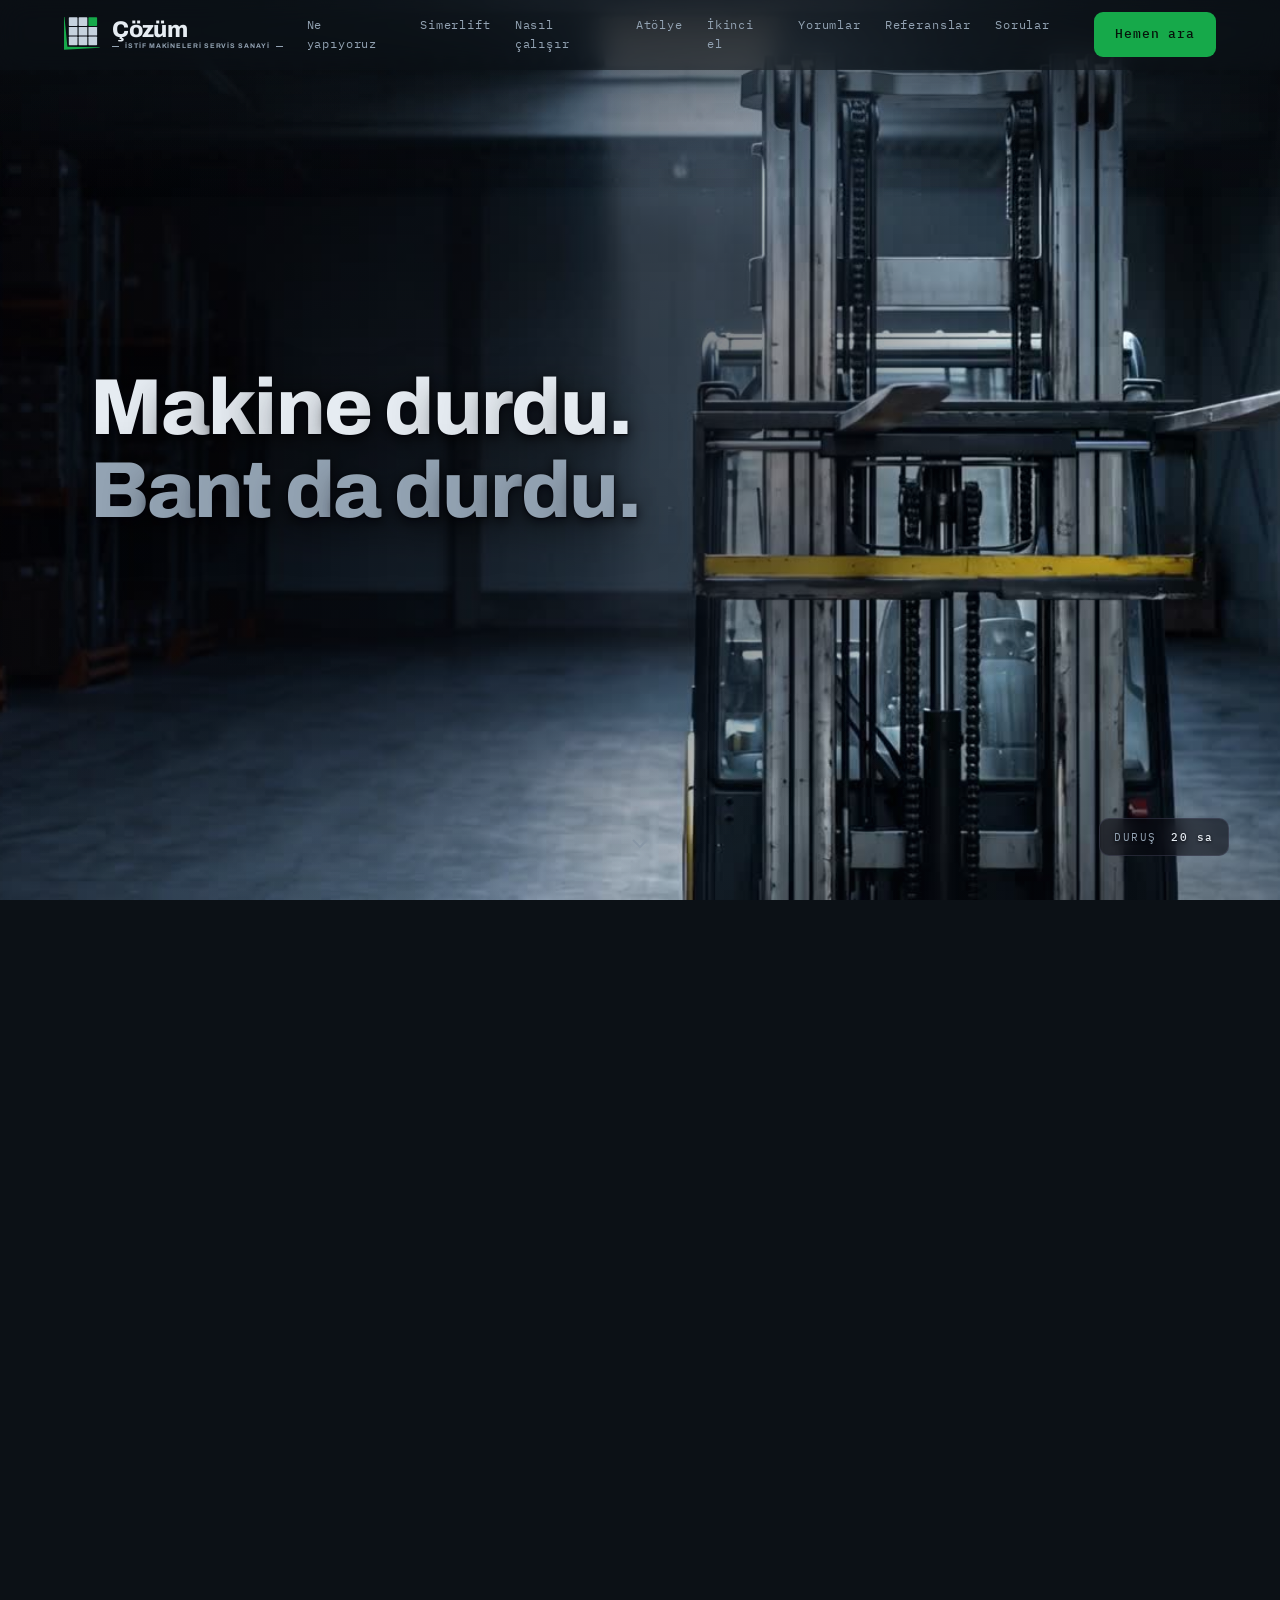
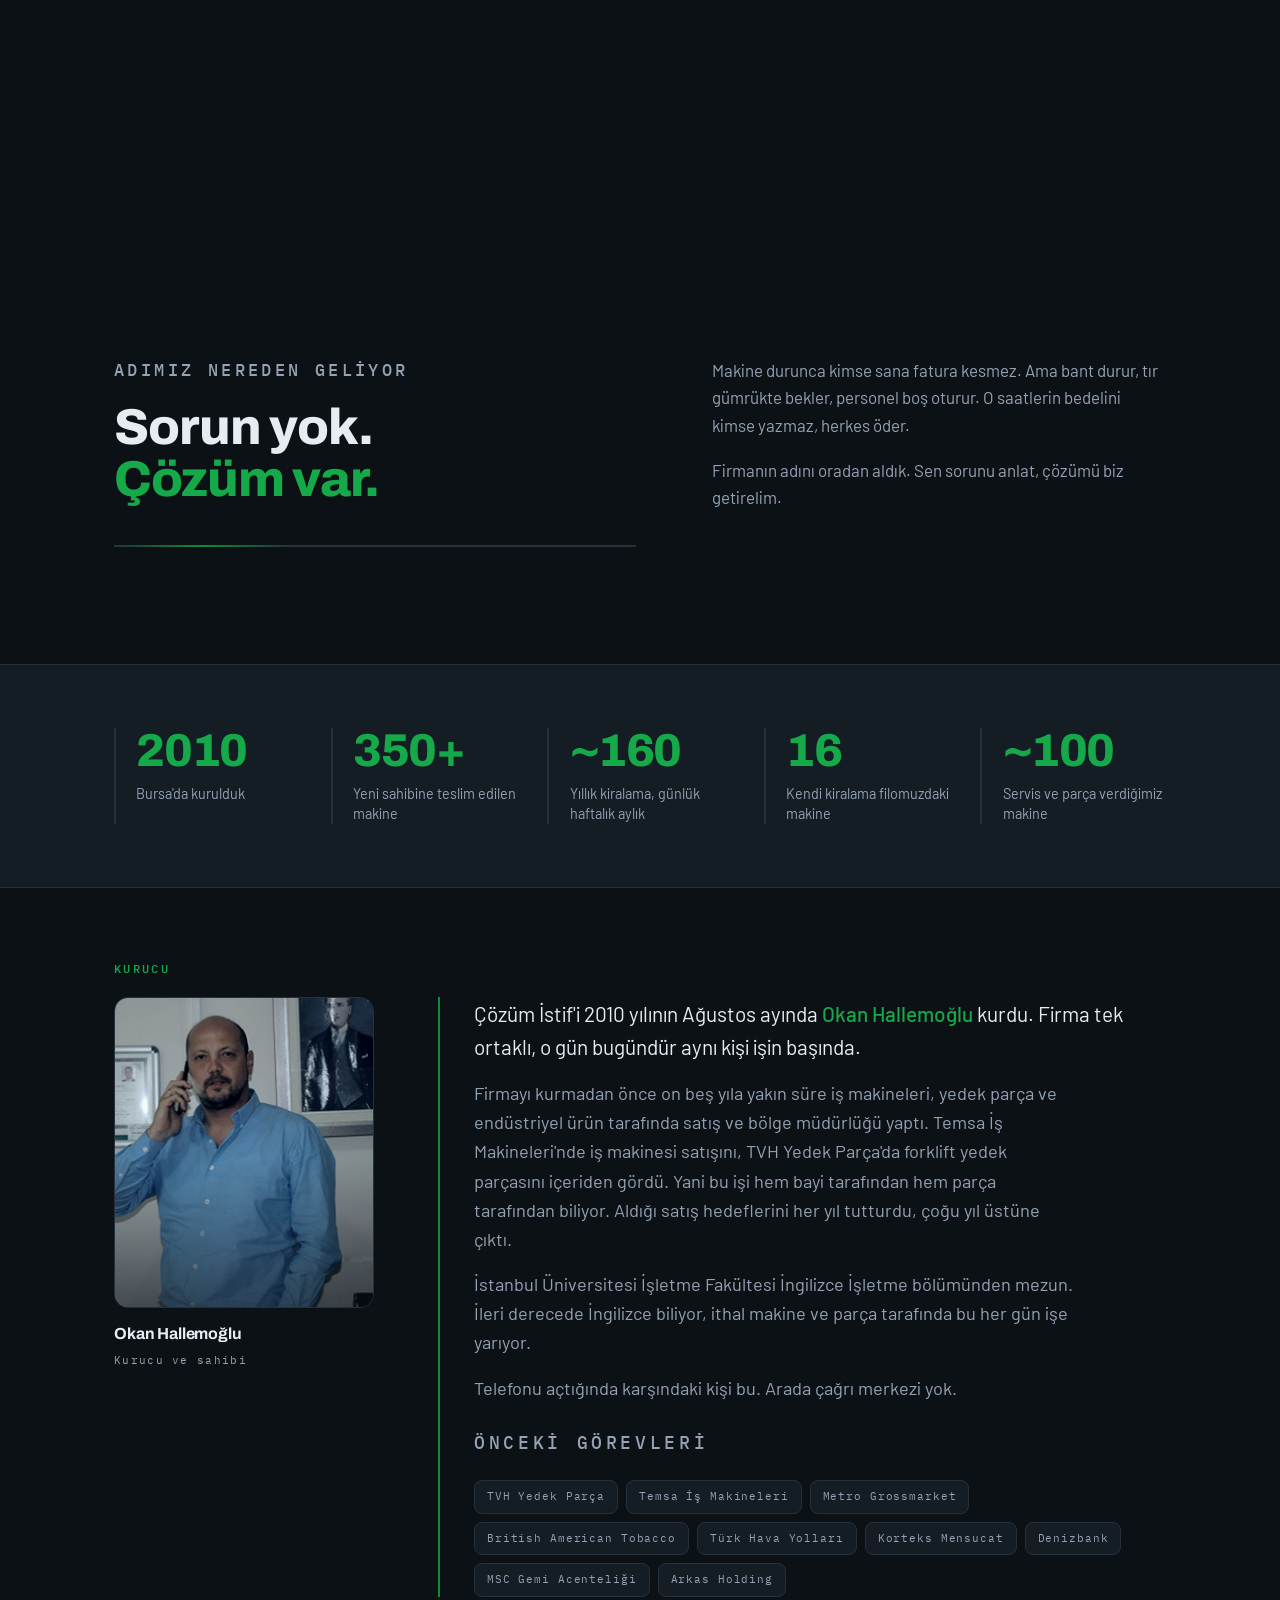
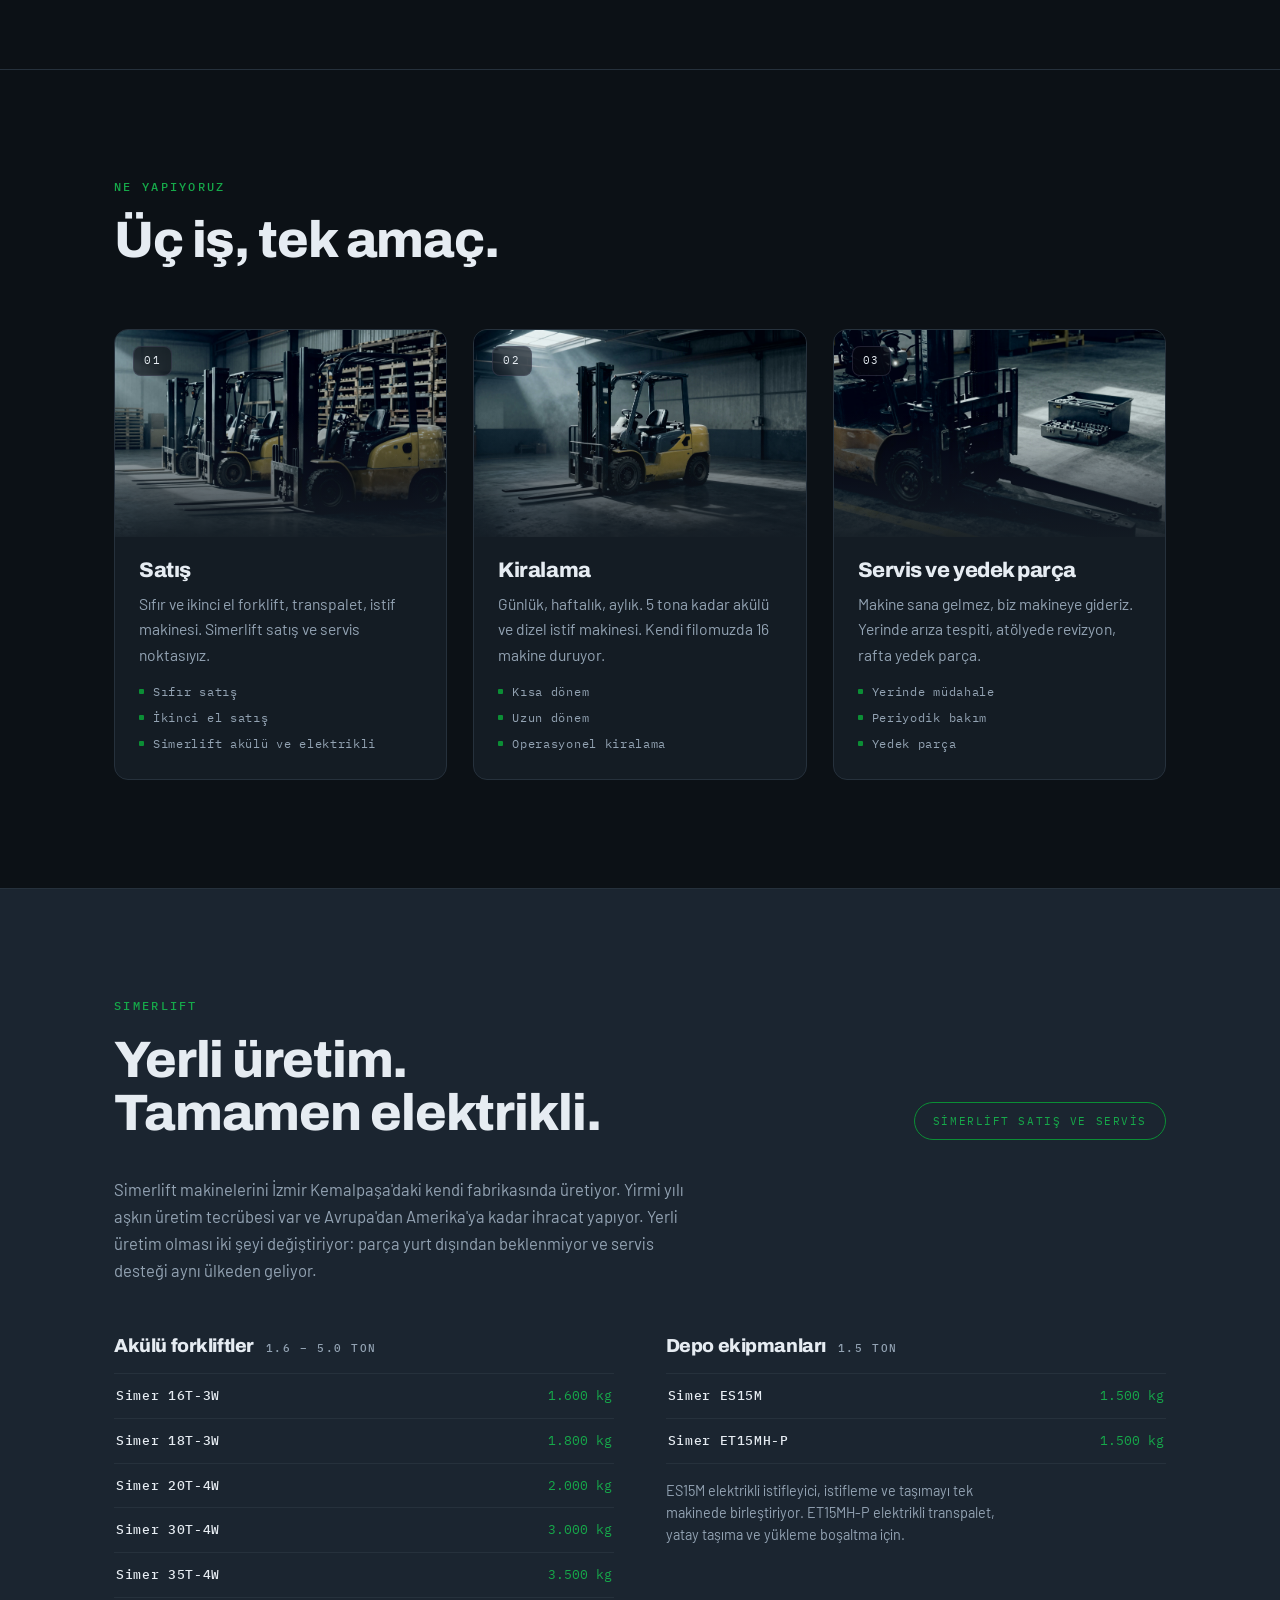
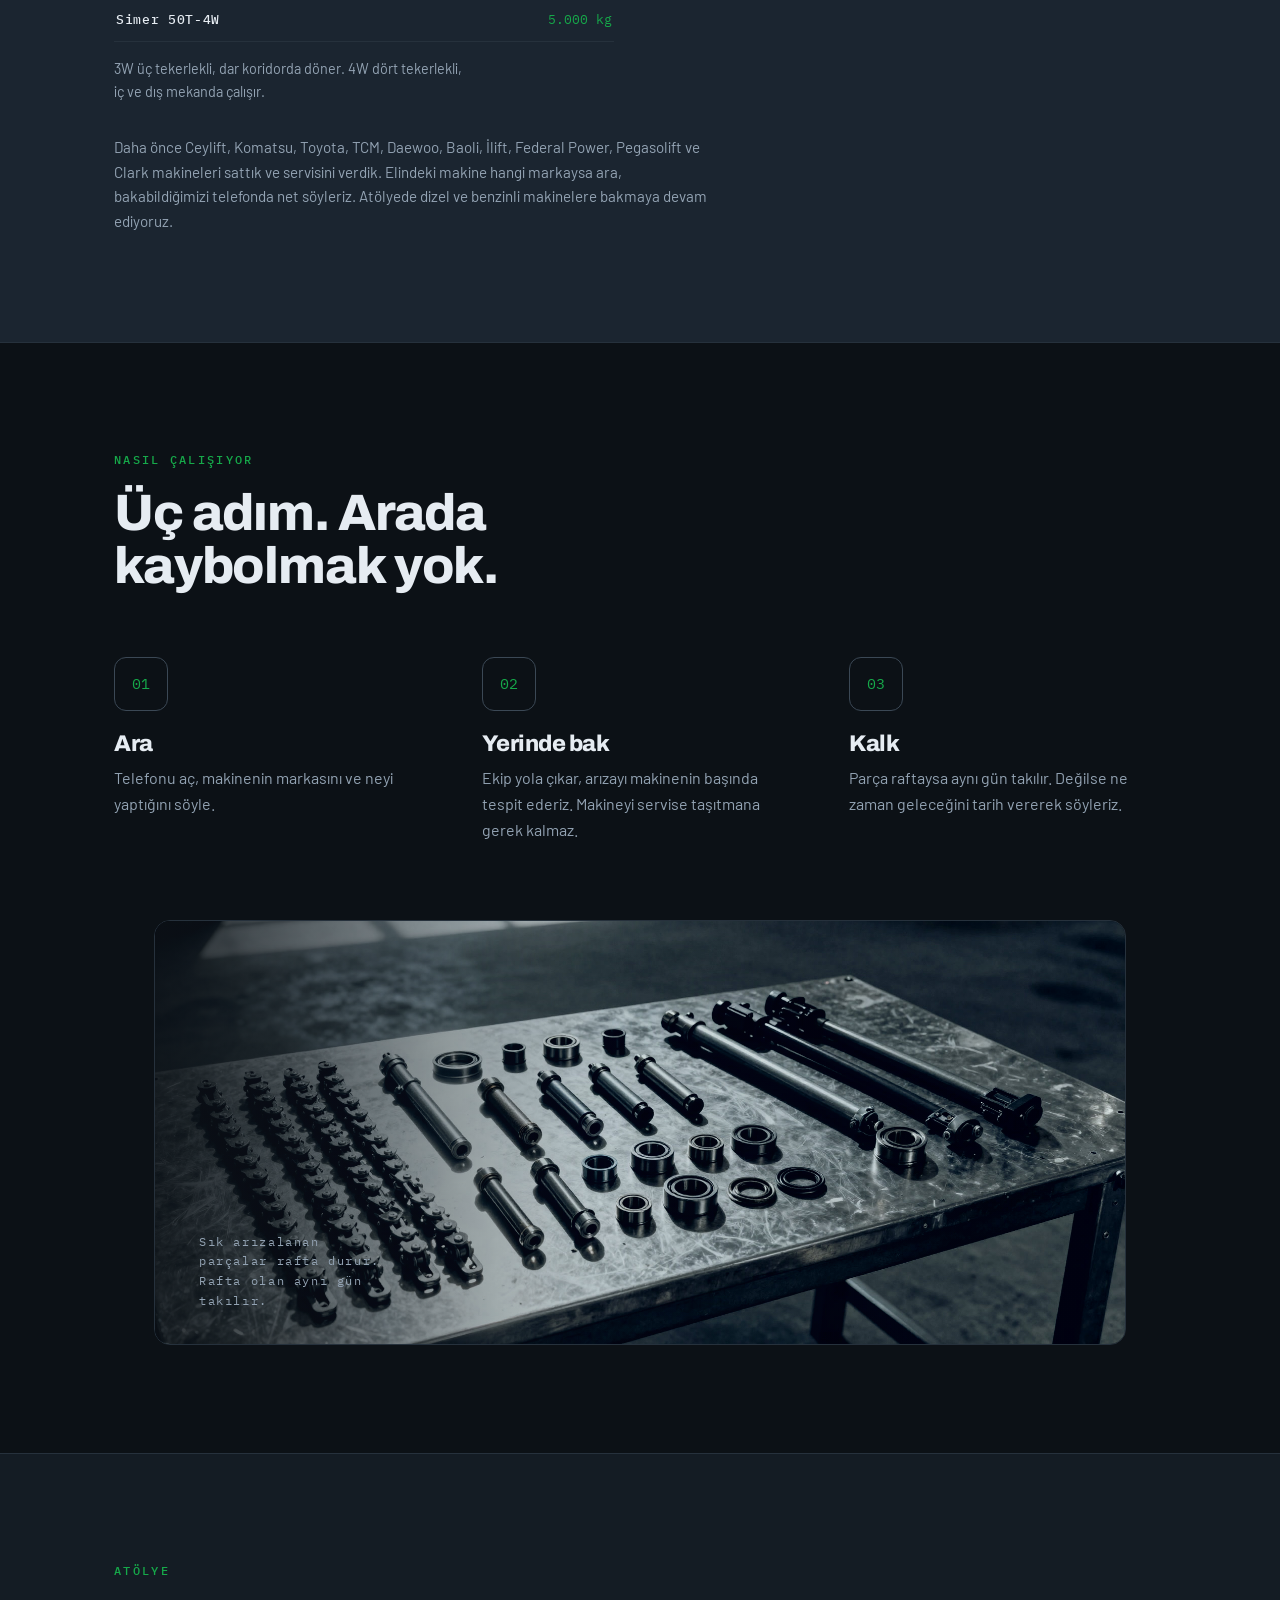
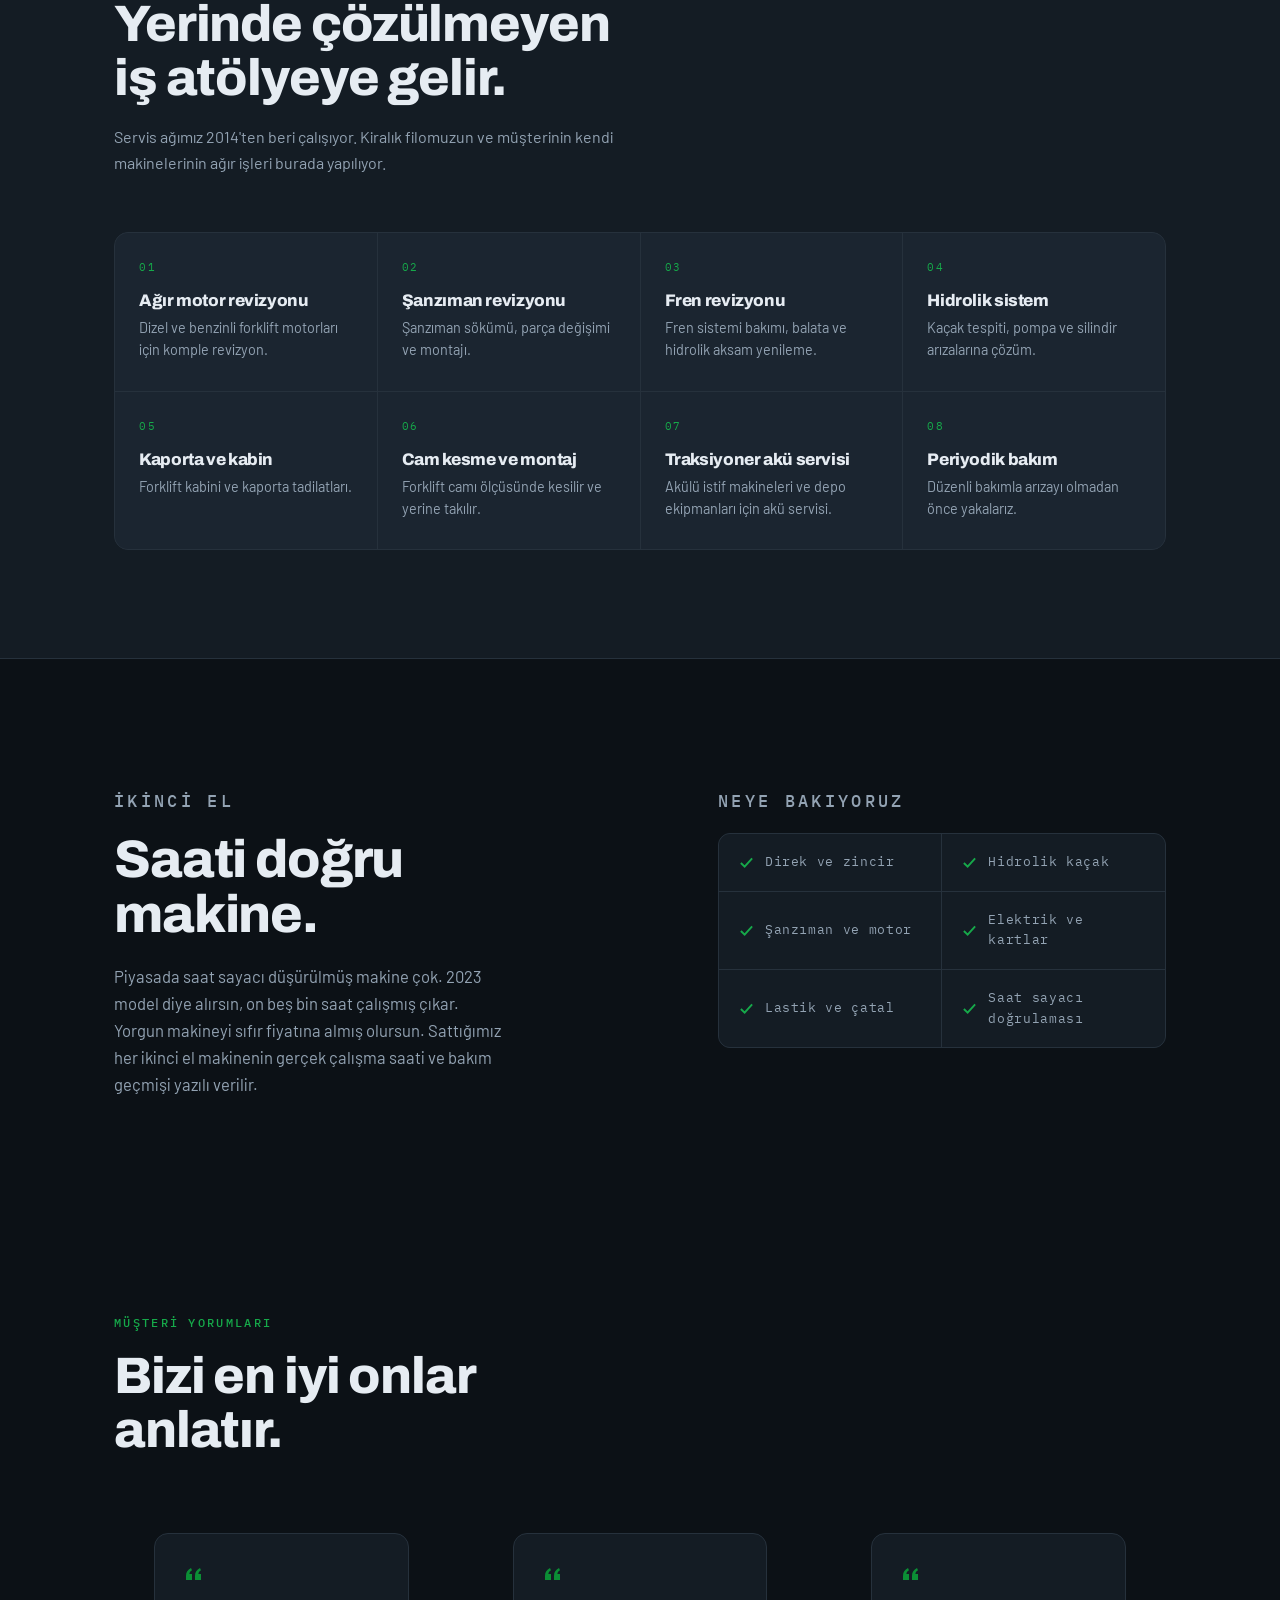
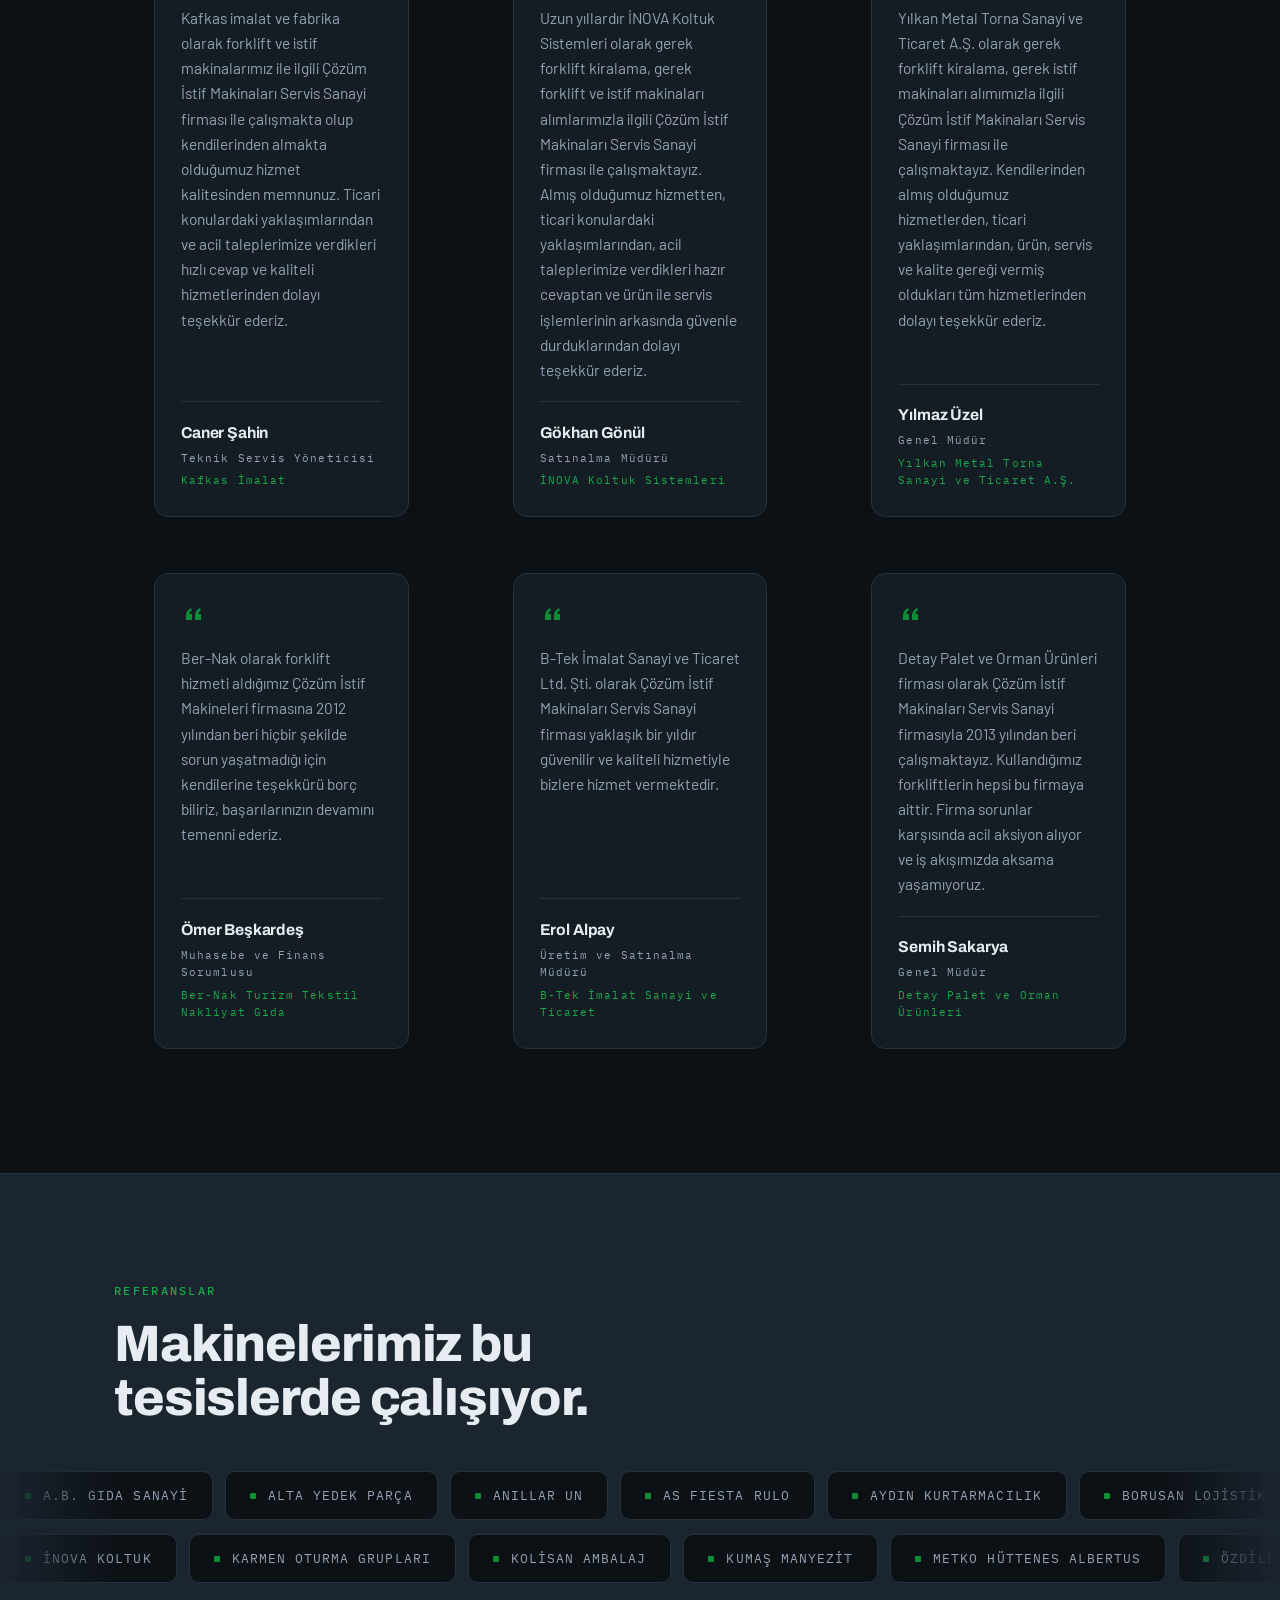
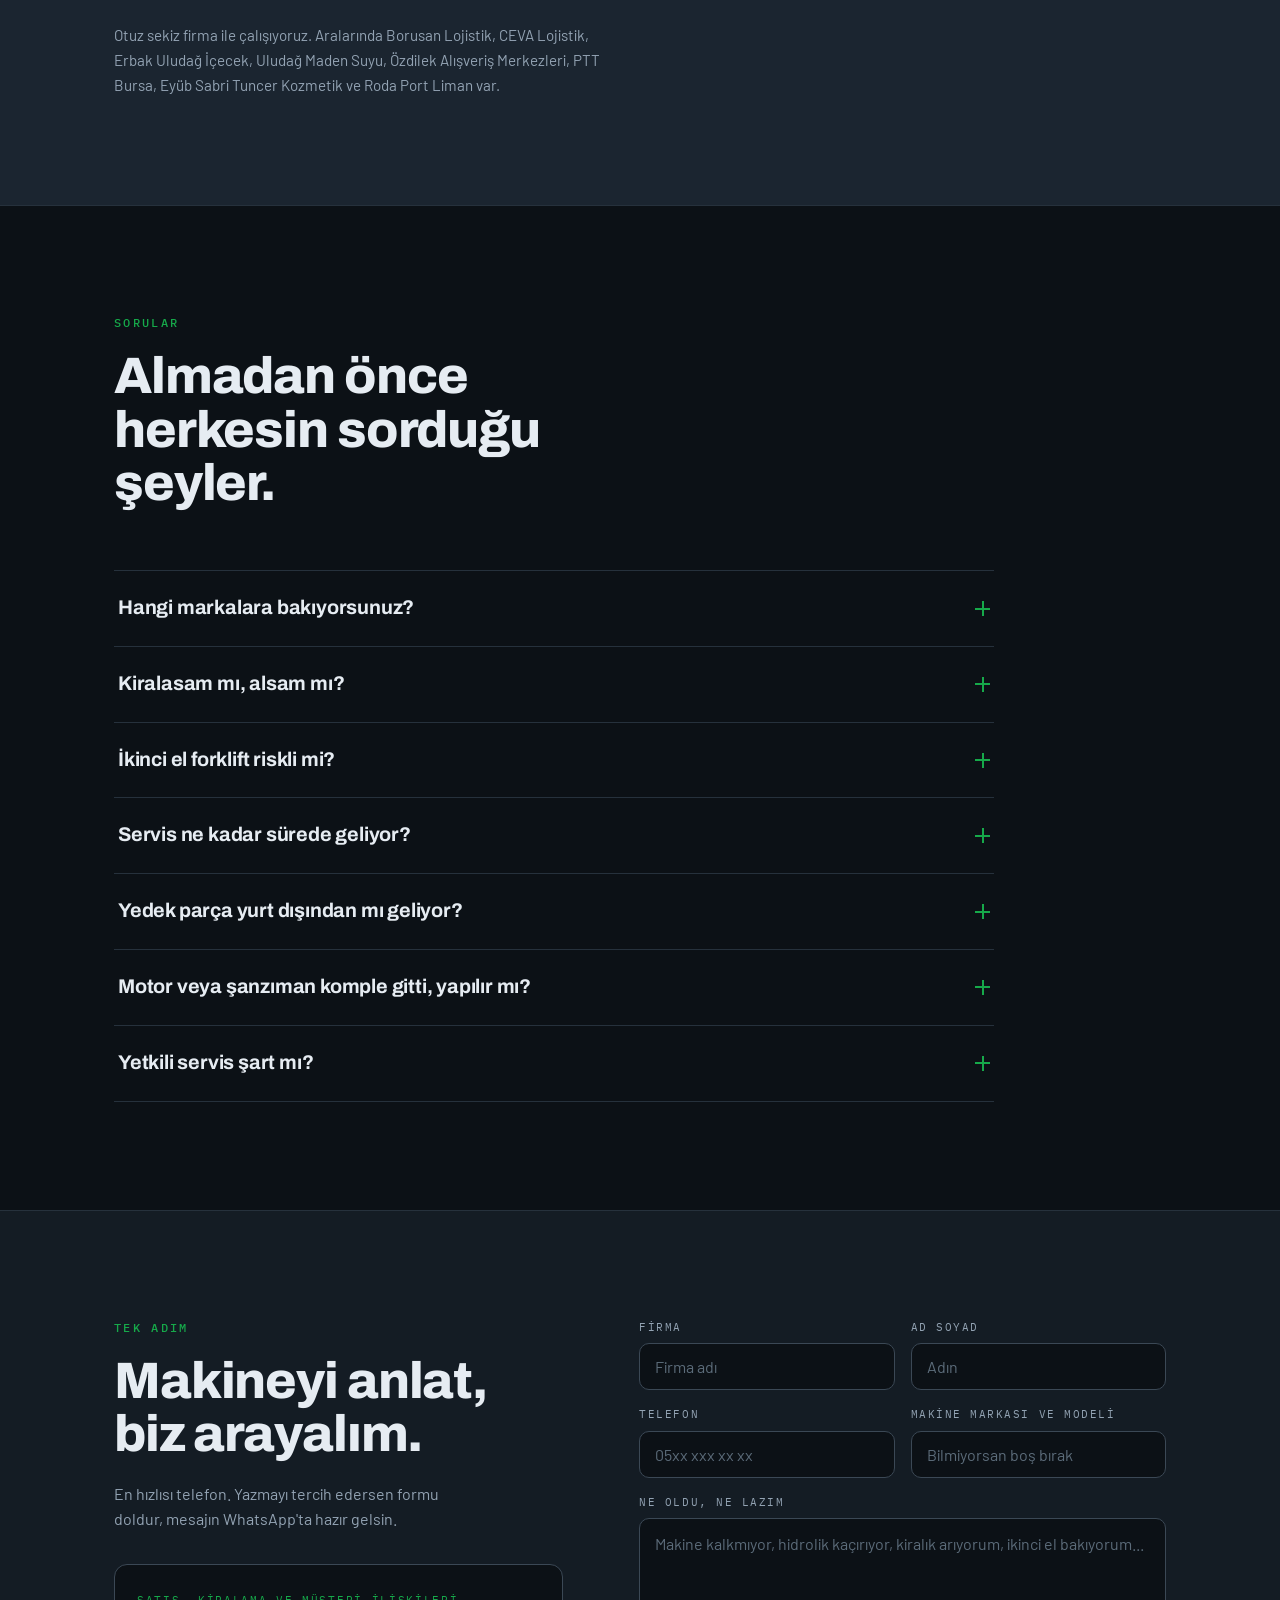
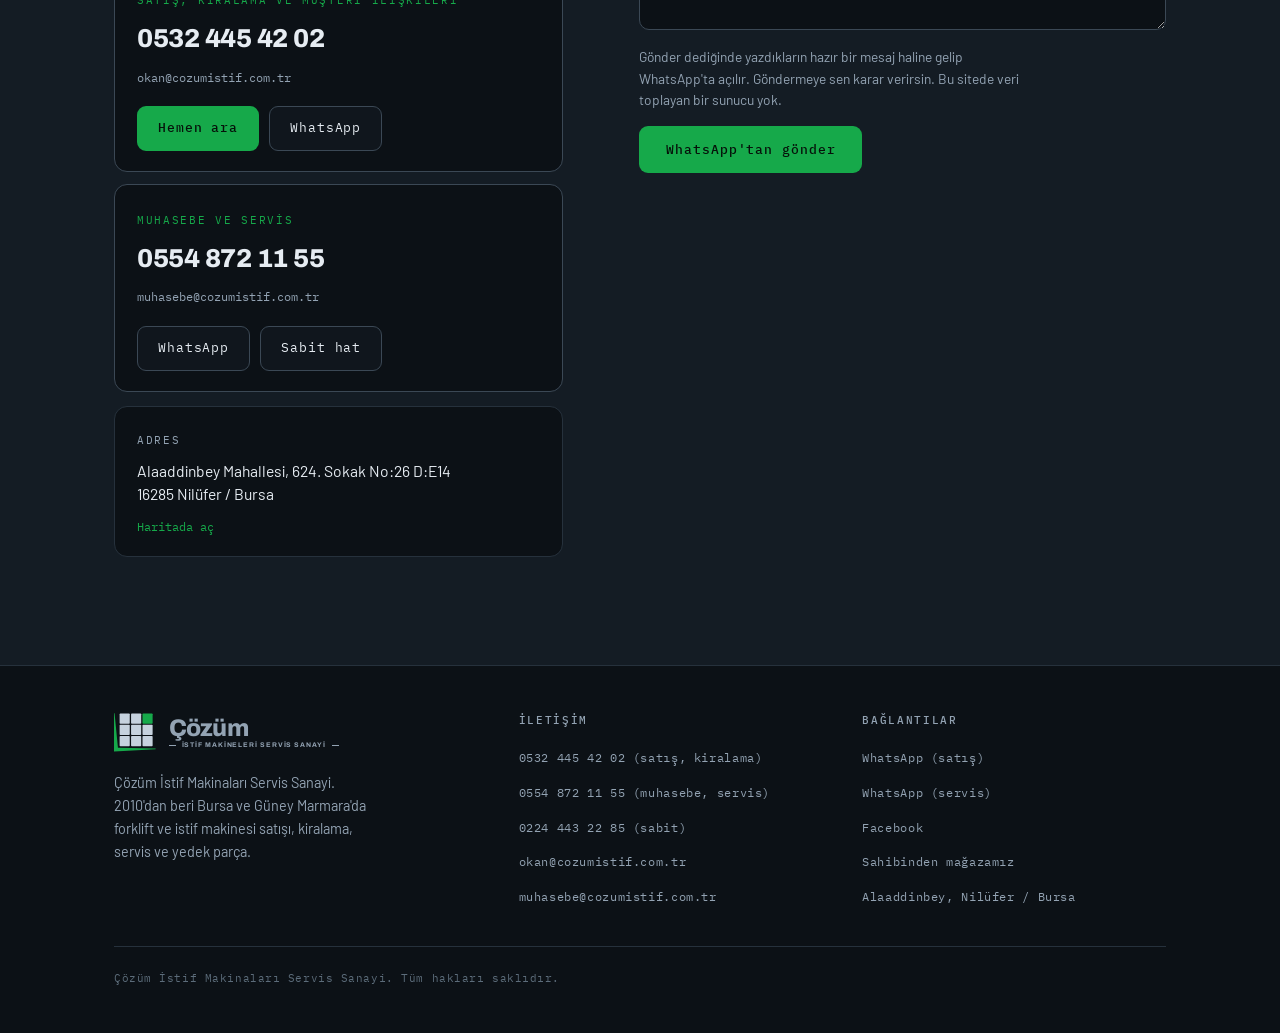
<file: cozum-istif/index.html>
<!DOCTYPE html>
<html lang="tr">
<head>
<meta charset="utf-8">
<meta name="viewport" content="width=device-width, initial-scale=1, viewport-fit=cover">
<meta name="robots" content="noindex, nofollow">
<title>Çözüm İstif | Bursa forklift satış, kiralama, servis ve yedek parça</title>
<meta name="description" content="2010'dan beri Bursa'da forklift ve istif makinesi satışı, kiralama, yerinde servis ve yedek parça. Simerlift satış ve servis. Gün değil, saat konuşuruz.">
<meta name="theme-color" content="#0C1116">
<meta name="format-detection" content="telephone=no">

<!-- DEPLOY STEP: og:url ve og:image mutlak adres ister, canlıya çıkarken gerçek adresle değiştirilecek -->
<meta property="og:type" content="website">
<meta property="og:site_name" content="Çözüm İstif Makinaları Servis Sanayi">
<meta property="og:title" content="Çözüm İstif | Bursa forklift satış, kiralama, servis">
<meta property="og:description" content="2010'dan beri Bursa'da forklift ve istif makinesi. Simerlift satış ve servis. Gün değil, saat konuşuruz.">
<meta property="og:url" content="https://setolab7.github.io/cozum-istif">
<meta property="og:image" content="https://setolab7.github.io/cozum-istif/assets/hero-ending.jpg">
<meta name="twitter:card" content="summary_large_image">

<link rel="icon" href="data:image/svg+xml,%3Csvg xmlns='http://www.w3.org/2000/svg' viewBox='0 0 116 112'%3E%3Crect x='-14' y='-16' width='150' height='150' fill='%230C1116'/%3E%3Cpath d='M0,3 L0,105 L111,99 L111,97 L10.5,95.5 L1.5,3 Z' fill='%2316A94A'/%3E%3Cg fill='%23C6D2DE'%3E%3Crect x='15' y='4' width='27' height='27' rx='2'/%3E%3Crect x='45.5' y='4' width='27' height='27' rx='2'/%3E%3Crect x='15' y='34' width='27' height='27' rx='2'/%3E%3Crect x='45.5' y='34' width='27' height='27' rx='2'/%3E%3Crect x='76' y='34' width='27' height='27' rx='2'/%3E%3Crect x='15' y='64' width='27' height='27' rx='2'/%3E%3Crect x='45.5' y='64' width='27' height='27' rx='2'/%3E%3Crect x='76' y='64' width='27' height='27' rx='2'/%3E%3C/g%3E%3Crect x='76' y='4' width='27' height='27' rx='2' fill='%2316A94A'/%3E%3C/svg%3E">

<!-- Yapisal veri: Google'in adresi, telefonu ve hizmet bolgesini arama sonucunda
     gostermesi icin. DEPLOY STEP: url ve image alanlari canli adresle degisecek. -->
<script type="application/ld+json">
{
  "@context": "https://schema.org",
  "@type": "LocalBusiness",
  "@id": "https://setolab7.github.io/cozum-istif/#kurulus",
  "name": "Çözüm İstif Makinaları Servis Sanayi",
  "alternateName": "Çözüm İstif",
  "description": "2010'dan beri Bursa'da forklift ve istif makinesi satışı, kiralama, yerinde servis ve yedek parça. Simerlift satış ve servis.",
  "url": "https://setolab7.github.io/cozum-istif",
  "image": "https://setolab7.github.io/cozum-istif/assets/hero-ending.jpg",
  "telephone": "+90 532 445 42 02",
  "email": "okan@cozumistif.com.tr",
  "foundingDate": "2010-08",
  "founder": { "@type": "Person", "name": "Okan Hallemoğlu" },
  "address": {
    "@type": "PostalAddress",
    "streetAddress": "Alaaddinbey Mahallesi, 624. Sokak No:26 D:E14",
    "addressLocality": "Nilüfer",
    "addressRegion": "Bursa",
    "postalCode": "16285",
    "addressCountry": "TR"
  },
  "geo": { "@type": "GeoCoordinates", "latitude": 40.2114818, "longitude": 28.9180058 },
  "areaServed": [
    { "@type": "AdministrativeArea", "name": "Bursa" },
    { "@type": "AdministrativeArea", "name": "Güney Marmara" }
  ],
  "contactPoint": [
    { "@type": "ContactPoint", "telephone": "+90 532 445 42 02", "contactType": "sales", "email": "okan@cozumistif.com.tr", "availableLanguage": ["tr", "en"] },
    { "@type": "ContactPoint", "telephone": "+90 554 872 11 55", "contactType": "technical support", "email": "muhasebe@cozumistif.com.tr", "availableLanguage": ["tr"] },
    { "@type": "ContactPoint", "telephone": "+90 224 443 22 85", "contactType": "customer service", "availableLanguage": ["tr"] }
  ],
  "sameAs": [
    "https://www.facebook.com/cozumistif.makineleri",
    "https://cozumistifmakinalari.sahibinden.com/"
  ],
  "knowsAbout": ["Forklift", "İstif makinesi", "Transpalet", "Forklift kiralama", "Forklift servisi", "Forklift yedek parça", "Simerlift"]
}
</script>

<link rel="preconnect" href="https://fonts.googleapis.com">
<link rel="preconnect" href="https://fonts.gstatic.com" crossorigin>
<link rel="stylesheet" href="https://fonts.googleapis.com/css2?family=Archivo:wght@700;800&family=Barlow:wght@400;500&family=IBM+Plex+Mono:wght@500&display=swap">

<style>
/* ============================================================
   1. Belirteçler. Yeşil, markanın kendi logosundan örneklendi (#0B8E35),
      yazı okunurluğu için bir tık açıldı.
   ============================================================ */
:root{
  --canvas:#0C1116;
  --panel:#141C24;
  --panel-2:#1B2530;
  --accent:#16A94A;
  --accent-hover:#21C25B;
  --accent-muted:#0B8E35;
  --text-primary:#E6ECF2;
  --text-secondary:#93A3B3;
  --line:#26313C;
  --line-strong:#3B4855;

  --display:'Archivo',system-ui,sans-serif;
  --body:'Barlow',system-ui,sans-serif;
  --mono:'IBM Plex Mono',ui-monospace,monospace;

  --ease:cubic-bezier(.22,.61,.36,1);
  --ease-soft:cubic-bezier(.4,0,.2,1);

  --tshadow:0 1px 2px rgba(5,5,10,.95),0 3px 12px rgba(5,5,10,.78),0 10px 44px rgba(5,5,10,.8);

  --wrap:1180px;
  --pad:clamp(20px,5vw,64px);
}

*,*::before,*::after{box-sizing:border-box}

html,body{overflow-x:hidden;overflow-x:clip}
html{scroll-behavior:smooth}

body{
  margin:0;background:var(--canvas);color:var(--text-primary);
  font-family:var(--body);font-size:clamp(16px,1.05vw,17.5px);line-height:1.62;
  -webkit-font-smoothing:antialiased;
  opacity:0;transition:opacity .7s var(--ease-soft);
}
body.ready{opacity:1}

h1,h2,h3,h4{font-family:var(--display);font-weight:800;line-height:1.04;letter-spacing:-.022em;margin:0}
p{margin:0}
img{max-width:100%;display:block}
a{color:inherit}

.wrap{width:100%;max-width:var(--wrap);margin-inline:auto;padding-inline:var(--pad)}
[id]{scroll-margin-top:clamp(76px,10vh,104px)}

.kicker{
  font-family:var(--mono);font-weight:500;font-size:.72rem;letter-spacing:.20em;
  text-transform:uppercase;color:var(--accent);margin-bottom:1.1rem;
}
.kicker.quiet{color:var(--text-secondary)}

.sr-only{position:absolute;width:1px;height:1px;padding:0;margin:-1px;overflow:hidden;clip:rect(0 0 0 0);white-space:nowrap;border:0}

.skip{
  position:absolute;left:12px;top:-64px;z-index:200;
  background:var(--accent);color:#06120A;padding:12px 20px;border-radius:8px;
  font-family:var(--mono);font-size:.82rem;text-decoration:none;
  transition:top .25s var(--ease);
}
.skip:focus{top:12px}
:focus-visible{outline:2px solid var(--accent);outline-offset:3px;border-radius:4px}

/* ============================================================
   2. Ortam katmanı
   ============================================================ */
.env{position:fixed;inset:0;z-index:0;pointer-events:none;overflow:hidden}
/* Not: burada eskiden filter:blur(28px) vardı. Ölçtüm, kare hızını 60'tan 30'a
   düşürüyordu çünkü büyük sabit katmanda her karede yeniden hesaplanıyor.
   Aynı yumuşaklığı çok duraklı geçişle, filtresiz alıyoruz. */
.env-shaft{
  position:absolute;top:-30%;left:6%;width:60%;height:170%;
  background:linear-gradient(97deg,
    rgba(147,163,179,0) 0%,
    rgba(147,163,179,.018) 14%,
    rgba(147,163,179,.045) 28%,
    rgba(147,163,179,.072) 42%,
    rgba(147,163,179,.048) 54%,
    rgba(147,163,179,.022) 68%,
    rgba(147,163,179,.008) 82%,
    rgba(147,163,179,0) 100%);
  transform-origin:50% 0;
  animation:shaftDrift 96s var(--ease-soft) -22s infinite alternate;
}
@keyframes shaftDrift{0%{transform:translate3d(-6%,0,0) rotate(-1.6deg)}100%{transform:translate3d(14%,0,0) rotate(1.9deg)}}
.env-glow{
  position:absolute;left:50%;bottom:-24%;width:120vw;height:70vh;transform:translateX(-50%);
  background:radial-gradient(ellipse 60% 60% at 50% 100%,rgba(22,169,74,.05) 0%,rgba(22,169,74,0) 70%);
  animation:glowBreathe 74s ease-in-out -18s infinite alternate;
}
@keyframes glowBreathe{0%{opacity:.55}100%{opacity:1}}
.env-grain{
  position:absolute;inset:-50%;opacity:.045;
  background-image:url("data:image/svg+xml,%3Csvg xmlns='http://www.w3.org/2000/svg' width='220' height='220'%3E%3Cfilter id='n'%3E%3CfeTurbulence type='fractalNoise' baseFrequency='.82' numOctaves='3'/%3E%3C/filter%3E%3Crect width='220' height='220' filter='url(%23n)'/%3E%3C/svg%3E");
  animation:grainShift 108s steps(6) infinite;
}
@keyframes grainShift{
  0%,100%{transform:translate3d(0,0,0)}16%{transform:translate3d(-1.2%,1%,0)}
  33%{transform:translate3d(1%,-1.4%,0)}50%{transform:translate3d(-.8%,-.6%,0)}
  66%{transform:translate3d(1.4%,.8%,0)}83%{transform:translate3d(-.4%,1.2%,0)}
}

/* ============================================================
   3. İmza öğe: direk rayı
   ============================================================ */
.mastrail{position:fixed;left:26px;top:118px;bottom:118px;width:34px;z-index:6;pointer-events:none}
.mastrail-track{position:absolute;inset:0}
.mastrail-track svg{width:100%;height:100%;display:block}
.mastrail-car{
  position:absolute;left:0;top:0;width:34px;height:26px;
  transform:translate3d(0,calc(var(--pp,0) * var(--railpx,0) * 1px),0);
  will-change:transform;
}
.mastrail-car svg{width:100%;height:100%;display:block}
.mastrail-pct{
  position:absolute;left:44px;top:0;
  transform:translate3d(0,calc(var(--pp,0) * var(--railpx,0) * 1px),0);
  font-family:var(--mono);font-size:.62rem;letter-spacing:.1em;
  color:var(--text-secondary);opacity:.5;white-space:nowrap;padding-top:6px;
}
@media (max-width:1339px){.mastrail{display:none}}
@media (max-height:620px){.mastrail{display:none}}

/* ============================================================
   4. Üst menü
   ============================================================ */
.nav{
  position:fixed;top:0;left:0;right:0;z-index:60;
  display:flex;align-items:center;gap:24px;padding:12px var(--pad);
  background:rgba(12,17,22,.55);
  backdrop-filter:blur(14px);-webkit-backdrop-filter:blur(14px);
  border-bottom:1px solid transparent;
  transition:background .45s var(--ease-soft),border-color .45s var(--ease-soft),padding .45s var(--ease-soft);
}
.nav.stuck{background:rgba(12,17,22,.92);border-bottom-color:var(--line);padding-block:9px}
/* Logo kilidi: işaret elle çizilmiş vektör (her boyutta keskin, renge girer),
   yazı sitenin kendi başlık fontuyla dizildi. */
.brand{display:flex;align-items:center;gap:11px;flex:0 0 auto;text-decoration:none;color:var(--text-primary)}
.brand-mark{width:auto;height:36px;flex:0 0 auto;color:#C6D2DE;transition:height .45s var(--ease-soft)}
.nav.stuck .brand-mark{height:31px}
.brand-text{display:flex;flex-direction:column;gap:2px;line-height:1}
.brand-text b{
  font-family:var(--display);font-weight:800;font-size:1.42rem;
  letter-spacing:-.028em;line-height:1;transition:font-size .45s var(--ease-soft);
}
.nav.stuck .brand-text b{font-size:1.24rem}
.brand-text i{
  display:flex;align-items:center;gap:6px;font-style:normal;
  font-family:var(--display);font-weight:700;font-size:.42rem;
  letter-spacing:.135em;text-transform:uppercase;color:var(--text-secondary);
  white-space:nowrap;
}
.brand-text i::before,.brand-text i::after{content:"";height:1px;width:7px;background:currentColor;flex:0 0 auto}
@media (max-width:520px){
  .brand-text i{display:none}
  .brand-mark{height:32px}
}
.nav-links{display:flex;gap:24px;margin-left:auto;align-items:baseline}
.nav-links a{
  font-family:var(--mono);font-size:.75rem;letter-spacing:.07em;
  color:var(--text-secondary);text-decoration:none;transition:color .3s var(--ease);
}
.nav-links a:hover{color:var(--text-primary)}
@media (max-width:1180px){.nav-links{display:none}}

.btn{
  display:inline-flex;align-items:center;justify-content:center;gap:9px;
  font-family:var(--mono);font-size:.8rem;letter-spacing:.07em;
  padding:11px 20px;border-radius:9px;text-decoration:none;border:1px solid transparent;cursor:pointer;
  transition:background .3s var(--ease),color .3s var(--ease),border-color .3s var(--ease),transform .3s var(--ease);
}
.btn-primary{background:var(--accent);color:#06120A;font-weight:500}
.btn-primary:hover{background:var(--accent-hover);transform:translateY(-2px)}
.btn-ghost{border-color:var(--line-strong);color:var(--text-primary);background:rgba(20,28,36,.5)}
.btn-ghost:hover{border-color:var(--accent);color:var(--accent);transform:translateY(-2px)}
.nav .btn{margin-left:20px;flex:0 0 auto}
@media (max-width:1180px){.nav .btn{margin-left:auto}}
@media (pointer:coarse){.btn{min-height:44px;display:inline-flex;align-items:center;justify-content:center}}

/* ============================================================
   5. Kaydırmalı kahraman
   ============================================================ */
.hero{position:relative;height:560vh;z-index:2}
.stage{position:sticky;top:0;height:100vh;overflow:hidden;background:var(--canvas)}
.poster{position:absolute;inset:0;background-size:cover;background-position:center;transition:opacity .8s var(--ease-soft)}
.stage video{
  position:absolute;inset:0;width:100%;height:100%;object-fit:cover;
  opacity:0;transition:opacity .8s var(--ease-soft);transform:translateZ(0);will-change:transform;
}
.stage.video-ready video{opacity:1}
.stage.video-ready .poster{opacity:0}
.stage.video-failed video{display:none}

.scrim{position:absolute;inset:0;pointer-events:none;background:radial-gradient(ellipse 120% 90% at 50% 45%,rgba(10,10,18,0) 35%,rgba(10,10,18,.62) 100%)}
.stage::after{content:"";position:absolute;inset:0;pointer-events:none;background:linear-gradient(to bottom,rgba(12,17,22,.75) 0%,rgba(12,17,22,0) 22%)}

.ring{position:absolute;left:50%;bottom:44px;transform:translateX(-50%);width:48px;height:48px;color:var(--accent);opacity:.85;transition:opacity .5s var(--ease-soft)}
.ring circle{transform:rotate(-90deg);transform-origin:50% 50%;transition:stroke-dashoffset .18s linear}
.stage.video-ready .ring{opacity:0}
.chevron{position:absolute;left:50%;bottom:44px;transform:translateX(-50%);width:26px;height:26px;color:var(--text-secondary);animation:chev 2.8s var(--ease-soft) -1s infinite}
@keyframes chev{0%,100%{transform:translate(-50%,0);opacity:.45}50%{transform:translate(-50%,7px);opacity:.9}}

.bands{position:absolute;inset:0}
.band{position:absolute;inset:0;display:flex;align-items:center;opacity:0;pointer-events:none;text-shadow:var(--tshadow)}
.band::before{
  content:"";position:absolute;inset:-4%;pointer-events:none;
  opacity:calc(.25 + .75 * var(--k,1));
  background:radial-gradient(ellipse 74% 62% at var(--sx,30%) 50%,
    rgba(5,5,10,var(--sa,.66)) 0%,rgba(5,5,10,var(--sb,.44)) 46%,rgba(5,5,10,0) 76%);
}
.band::after{
  content:"";position:absolute;inset:0;pointer-events:none;
  opacity:calc(.34 + .66 * var(--k,1));
  background:linear-gradient(100deg,rgba(5,7,12,var(--la,0)) 0%,rgba(5,7,12,var(--lb,0)) 40%,rgba(5,7,12,0) 68%);
}
.band-inner{position:relative;width:min(620px,50%);margin-left:clamp(24px,7vw,116px);z-index:2}
/* bant yazıları başlık etiketi değil (h1 en sonda geliyor), o yüzden
   başlık tipografisini burada açıkça vermek gerekiyor */
.band .bh,.band h1{
  font-family:var(--display);font-weight:800;line-height:1.04;letter-spacing:-.022em;
  font-size:clamp(2.5rem,6.2vw,5rem);max-width:15ch;
}
.band .line2{display:block;color:var(--text-secondary)}
.band .sub{margin-top:1.3rem;max-width:34ch;font-size:clamp(1rem,1.35vw,1.2rem);color:#CBD5DE;line-height:1.5}
.band .cta-row{display:flex;flex-wrap:wrap;gap:12px;margin-top:2rem}
.band .btn{text-shadow:none}
.band.live{pointer-events:auto}
.band.live *{pointer-events:auto}

.w{display:inline-block;white-space:pre}
.c{display:inline-block;white-space:pre}

.e-drift .w{--kc:clamp(0,(var(--k,0) - var(--th,0)) * 2.8,1);opacity:var(--kc);transform:translateY(calc((1 - var(--kc)) * -26px))}
.e-grid .c{--kc:clamp(0,(var(--k,0) - var(--th,0)) * 2.6,1);opacity:var(--kc);transform:translateX(calc((1 - var(--kc)) * var(--jx,0px)))}
.e-punch .w{
  --kc:clamp(0,(var(--k,0) - var(--th,0)) * 3,1);
  --ks:clamp(0,(var(--k,0) - var(--th,0) - var(--sd,.1)) * var(--ss,3.2),1);
  opacity:var(--kc);
  transform:scale(calc(.6 + (.4 + var(--ov,.12)) * var(--kc) - var(--ov,.12) * var(--ks)));
}
.e-punch .w.em{--ov:.24;--sd:.16;--ss:2.6}
.e-settle .w{--kc:clamp(0,(var(--k,0) - var(--th,0)) * 2.6,1);opacity:var(--kc);transform:translateY(calc((1 - var(--kc)) * 20px))}
.e-settle .sub{--ks:clamp(0,(var(--k,0) - .66) * 4,1);opacity:var(--ks);transform:translateY(calc((1 - var(--ks)) * 16px))}
.e-settle .cta-row{--kb:clamp(0,(var(--k,0) - .78) * 5,1);opacity:var(--kb);transform:translateY(calc((1 - var(--kb)) * 16px))}

.hud{
  position:absolute;right:clamp(20px,4vw,54px);bottom:44px;
  display:flex;align-items:baseline;gap:14px;
  font-family:var(--mono);font-size:.7rem;letter-spacing:.14em;color:var(--text-secondary);
  background:rgba(8,8,15,.55);border:1px solid rgba(96,96,126,.3);border-radius:10px;padding:9px 14px;
  backdrop-filter:blur(10px);-webkit-backdrop-filter:blur(10px);text-shadow:0 1px 3px rgba(5,5,10,.85);
}
.hud b{color:var(--text-primary);font-weight:500}
@media (max-height:560px){.hud,.ring,.chevron{display:none}}
@media (max-width:1080px){.hud{display:none}}

/* ============================================================
   6. Durağan kahraman
   ============================================================ */
.static-hero{display:none;position:relative;min-height:100svh;align-items:flex-end;overflow:hidden;z-index:2}
.sh-media{position:absolute;inset:0;background:url('assets/hero-ending.jpg') center/cover no-repeat}
.sh-media::after{content:"";position:absolute;inset:0;background:linear-gradient(to bottom,rgba(12,17,22,.82) 0%,rgba(12,17,22,.35) 34%,rgba(12,17,22,.55) 62%,rgba(12,17,22,.96) 100%)}
.sh-inner{position:relative;width:100%;max-width:var(--wrap);margin-inline:auto;padding:0 var(--pad) clamp(56px,11vh,104px);text-shadow:var(--tshadow)}
.sh-inner h1{font-size:clamp(2.3rem,8.5vw,3.6rem);max-width:13ch}
.sh-inner .sub{margin-top:1.1rem;max-width:38ch;color:#CBD5DE;font-size:1.02rem;line-height:1.55}
.sh-inner .cta-row{display:flex;flex-wrap:wrap;gap:11px;margin-top:1.9rem}
.sh-inner .btn{text-shadow:none}

/* ============================================================
   7. Ortak bölüm iskeleti
   ============================================================ */
main{position:relative;z-index:3;background:var(--canvas)}
section{position:relative}
.sec{padding-block:clamp(84px,12vh,148px)}
.sec-line{height:1px;background:linear-gradient(to right,transparent,var(--line) 18%,var(--line) 82%,transparent)}
.h-lg{font-size:clamp(2rem,4.4vw,3.2rem)}

.reveal{opacity:0;transform:translateY(26px);transition:opacity .85s var(--ease),transform .85s var(--ease)}
.reveal.in{opacity:1;transform:none}
.stag>*{opacity:0;transform:translateY(22px);transition:opacity .8s var(--ease),transform .8s var(--ease)}
.stag.in>*{opacity:1;transform:none}
.stag.in>*:nth-child(1){transition-delay:0ms}
.stag.in>*:nth-child(2){transition-delay:85ms}
.stag.in>*:nth-child(3){transition-delay:170ms}
.stag.in>*:nth-child(4){transition-delay:255ms}
.stag.in>*:nth-child(5){transition-delay:340ms}
.stag.in>*:nth-child(6){transition-delay:425ms}
.stag.done>*:nth-child(1),.stag.done>*:nth-child(2),.stag.done>*:nth-child(3),
.stag.done>*:nth-child(4),.stag.done>*:nth-child(5),.stag.done>*:nth-child(6){transition-delay:0s !important}

/* ============================================================
   8. Önerme
   ============================================================ */
.premise{padding-block:clamp(84px,13vh,160px)}
.premise-grid{display:grid;grid-template-columns:minmax(0,1.15fr) minmax(0,1fr);gap:clamp(32px,6vw,88px);align-items:start}
.premise h2{font-size:clamp(1.95rem,4.1vw,3.15rem);max-width:17ch}
.premise h2 em{font-style:normal;color:var(--accent)}
.premise p{color:var(--text-secondary);max-width:46ch;font-size:1.06rem}
.premise .rule{position:relative;height:2px;width:100%;margin-top:2.4rem;background:var(--line);overflow:hidden}
.premise .rule::after{
  content:"";position:absolute;inset:0;width:34%;
  background:linear-gradient(to right,transparent,var(--accent-muted),transparent);
  animation:ruleSweep 9s var(--ease-soft) -2.4s infinite;
}
@keyframes ruleSweep{0%{transform:translateX(-110%)}55%,100%{transform:translateX(330%)}}
@media (max-width:860px){.premise-grid{grid-template-columns:1fr;gap:26px}}

/* ============================================================
   9. Rakamlar
   ============================================================ */
.figures{background:var(--panel);border-block:1px solid var(--line);padding-block:clamp(52px,7vh,84px)}
.fig-grid{display:grid;grid-template-columns:repeat(5,minmax(0,1fr));gap:clamp(14px,2.4vw,32px)}
.fig{border-left:2px solid var(--line);padding-left:clamp(14px,1.6vw,22px)}
.fig b{
  display:block;font-family:var(--display);font-weight:800;
  font-size:clamp(1.9rem,3.6vw,2.9rem);line-height:1;color:var(--accent);
  letter-spacing:-.03em;font-variant-numeric:tabular-nums;
}
.fig span{display:block;margin-top:.6rem;font-size:.9rem;color:var(--text-secondary);line-height:1.4}
@media (max-width:900px){.fig-grid{grid-template-columns:repeat(2,minmax(0,1fr));gap:22px}}
@media (max-width:420px){.fig-grid{grid-template-columns:1fr}}

/* ============================================================
   9b. Kurucu notu: rakamların arkasında kim var
   ============================================================ */
.founder{border-bottom:1px solid var(--line);padding-block:clamp(56px,8vh,96px)}
.founder-grid{display:grid;grid-template-columns:minmax(0,260px) minmax(0,1fr);gap:clamp(28px,5vw,64px);align-items:start}
.founder-photo{position:relative;border-radius:14px;overflow:hidden;border:1px solid var(--line);background:var(--panel)}
.founder-photo img{width:100%;height:auto;display:block;aspect-ratio:5/6;object-fit:cover;object-position:50% 22%}
.founder-photo::after{content:"";position:absolute;inset:0;background:linear-gradient(to bottom,rgba(12,17,22,0) 52%,rgba(12,17,22,.55) 100%)}
.founder-cap{
  margin-top:12px;font-family:var(--mono);font-size:.68rem;letter-spacing:.12em;
  color:var(--text-secondary);line-height:1.7;
}
.founder-cap b{display:block;font-family:var(--display);font-weight:700;font-size:1rem;letter-spacing:-.01em;color:var(--text-primary);margin-bottom:.25rem}
.founder-body{border-left:2px solid var(--accent-muted);padding-left:clamp(20px,3vw,34px)}
.founder-body p{font-size:clamp(1rem,1.45vw,1.14rem);line-height:1.6;color:var(--text-secondary);max-width:60ch}
.founder-body p:first-child{color:var(--text-primary);font-size:clamp(1.06rem,1.7vw,1.3rem)}
.founder-body p+p{margin-top:1rem}
.founder-body b{font-weight:500;color:var(--accent)}
.founder-prev{list-style:none;padding:0;margin:1.4rem 0 0;display:flex;flex-wrap:wrap;gap:8px}
.founder-prev li{
  font-family:var(--mono);font-size:.68rem;letter-spacing:.08em;color:var(--text-secondary);
  border:1px solid var(--line);border-radius:8px;padding:7px 12px;background:var(--panel);
  transition:border-color .35s var(--ease),color .35s var(--ease);
}
.founder-prev li:hover{border-color:var(--accent-muted);color:var(--text-primary)}
@media (max-width:760px){
  .founder-grid{grid-template-columns:1fr;gap:26px}
  .founder-photo{max-width:220px}
}

/* ============================================================
   10. Ne yapıyoruz: üç kart
   ============================================================ */
.cards{display:grid;grid-template-columns:repeat(3,minmax(0,1fr));gap:clamp(16px,2.2vw,26px);margin-top:clamp(38px,5vw,62px)}
.card{position:relative;border:1px solid var(--line);border-radius:14px;overflow:hidden;background:var(--panel);transition:border-color .45s var(--ease),transform .45s var(--ease)}
.card:hover{border-color:var(--line-strong);transform:translateY(-4px)}
.card-media{position:relative;aspect-ratio:16/10;overflow:hidden}
.card-media img{width:100%;height:100%;object-fit:cover;transition:transform 1.1s var(--ease)}
.card:hover .card-media img{transform:scale(1.045)}
.card-media::after{content:"";position:absolute;inset:0;background:linear-gradient(to bottom,rgba(12,17,22,0) 40%,rgba(20,28,36,.92) 100%)}
.card-body{padding:22px 24px 26px}
.card h3{font-size:1.32rem;margin-bottom:.6rem}
.card p{color:var(--text-secondary);font-size:.98rem;max-width:32ch}
.card ul{list-style:none;padding:0;margin:1rem 0 0;display:grid;gap:.45rem}
.card ul li{font-family:var(--mono);font-size:.72rem;letter-spacing:.06em;color:var(--text-secondary);display:flex;gap:9px;align-items:baseline}
.card ul li::before{content:"";width:5px;height:5px;flex:0 0 auto;border-radius:1px;background:var(--accent-muted);transform:translateY(-2px)}
.card-no{
  position:absolute;top:16px;left:18px;z-index:2;
  font-family:var(--mono);font-size:.68rem;letter-spacing:.16em;color:var(--text-primary);
  background:rgba(8,8,15,.55);border:1px solid rgba(96,96,126,.3);border-radius:8px;padding:5px 10px;
  backdrop-filter:blur(10px);-webkit-backdrop-filter:blur(10px);
}
@media (max-width:900px){.cards{grid-template-columns:1fr}}

/* ============================================================
   11. Simerlift
   ============================================================ */
.simer{background:var(--panel-2);border-block:1px solid var(--line)}
.simer-head{display:flex;flex-wrap:wrap;gap:20px 40px;align-items:flex-end;justify-content:space-between}
.simer-badge{
  font-family:var(--mono);font-size:.7rem;letter-spacing:.14em;text-transform:uppercase;
  color:var(--accent);border:1px solid var(--accent-muted);border-radius:999px;padding:9px 18px;white-space:nowrap;
}
.simer-lede{margin-top:clamp(24px,3vw,36px);color:var(--text-secondary);max-width:64ch;font-size:1.04rem}
.simer-cols{display:grid;grid-template-columns:repeat(2,minmax(0,1fr));gap:clamp(24px,4vw,56px);margin-top:clamp(32px,4.5vw,52px)}
.simer-col h3{font-size:1.18rem;margin-bottom:1.1rem;display:flex;align-items:baseline;gap:12px}
.simer-col h3 small{font-family:var(--mono);font-weight:500;font-size:.68rem;letter-spacing:.14em;color:var(--text-secondary)}
.simer-foot{margin-top:1rem;font-size:.9rem;color:var(--text-secondary);max-width:44ch;line-height:1.55}
.models{list-style:none;padding:0;margin:0;border-top:1px solid var(--line)}
.models li{
  display:flex;align-items:baseline;gap:16px;padding:11px 2px;border-bottom:1px solid var(--line);
  transition:background .35s var(--ease),padding-left .35s var(--ease);
}
.models li:hover{background:rgba(22,169,74,.055);padding-left:10px}
.models b{font-family:var(--mono);font-weight:500;font-size:.82rem;letter-spacing:.05em;color:var(--text-primary);min-width:9ch}
.models span{margin-left:auto;font-family:var(--mono);font-size:.8rem;color:var(--accent);font-variant-numeric:tabular-nums}
.models li.new b::after{content:"YENİ";margin-left:10px;font-size:.6rem;letter-spacing:.12em;color:var(--accent);vertical-align:super}
.simer-note{margin-top:2rem;color:var(--text-secondary);font-size:.95rem;max-width:66ch}
@media (max-width:820px){.simer-cols{grid-template-columns:1fr;gap:34px}}

/* ============================================================
   12. Nasıl çalışıyor
   ============================================================ */
.how-rail{position:relative;margin-top:clamp(40px,5vw,66px)}
.how-line{position:absolute;left:0;right:0;top:26px;height:2px;pointer-events:none}
.how-line svg{width:100%;height:2px;display:block;overflow:visible}
.how-line path{stroke:var(--accent-muted);stroke-width:2;fill:none;stroke-dasharray:var(--len,1000);stroke-dashoffset:calc(var(--len,1000) * (1 - var(--draw,0)))}
.steps{display:grid;grid-template-columns:repeat(3,minmax(0,1fr));gap:clamp(24px,4vw,56px);position:relative}
.step-no{
  display:inline-flex;align-items:center;justify-content:center;width:54px;height:54px;border-radius:12px;
  border:1px solid var(--line-strong);background:var(--canvas);
  font-family:var(--mono);font-size:.92rem;color:var(--accent);margin-bottom:1.3rem;position:relative;z-index:2;
}
.step h3{font-size:1.42rem;margin-bottom:.6rem}
.step p{color:var(--text-secondary);max-width:32ch}
@media (max-width:900px){.steps{grid-template-columns:1fr;gap:34px}.how-line{display:none}}
.band-img{margin-top:clamp(48px,6vw,82px);position:relative;border-radius:16px;overflow:hidden;border:1px solid var(--line);aspect-ratio:16/7}
.band-img img{width:100%;height:100%;object-fit:cover}
.band-img::after{content:"";position:absolute;inset:0;background:linear-gradient(to right,rgba(12,17,22,.86) 0%,rgba(12,17,22,.12) 46%,rgba(12,17,22,0) 100%)}
.band-img figcaption{
  position:absolute;left:clamp(20px,4vw,44px);bottom:clamp(18px,3vw,34px);z-index:2;
  font-family:var(--mono);font-size:.72rem;letter-spacing:.14em;color:var(--text-secondary);max-width:26ch;line-height:1.7;
}
@media (max-width:700px){.band-img{aspect-ratio:4/3}}

/* ============================================================
   13. Atölye
   ============================================================ */
.shop{background:var(--panel);border-block:1px solid var(--line)}
.shop-head{max-width:56ch}
.shop-grid{display:grid;grid-template-columns:repeat(4,minmax(0,1fr));gap:1px;background:var(--line);border:1px solid var(--line);border-radius:14px;overflow:hidden;margin-top:clamp(36px,5vw,56px)}
.shop-item{background:var(--panel-2);padding:26px 24px 30px;transition:background .4s var(--ease)}
.shop-item:hover{background:#202B37}
.shop-item i{
  display:block;font-style:normal;font-family:var(--mono);font-size:.66rem;letter-spacing:.16em;
  color:var(--accent);margin-bottom:1rem;
}
.shop-item h3{font-size:1.05rem;margin-bottom:.5rem}
.shop-item p{color:var(--text-secondary);font-size:.9rem;line-height:1.5}
@media (max-width:960px){.shop-grid{grid-template-columns:repeat(2,minmax(0,1fr))}}
@media (max-width:560px){.shop-grid{grid-template-columns:1fr}}

/* ============================================================
   14. İkinci el
   ============================================================ */
.used-grid{display:grid;grid-template-columns:minmax(0,1fr) minmax(0,.85fr);gap:clamp(32px,6vw,80px);align-items:start}
.used h2{font-size:clamp(2rem,4.4vw,3.3rem);max-width:11ch}
.used p{color:var(--text-secondary);margin-top:1.3rem;max-width:44ch;font-size:1.04rem}
.checks{list-style:none;padding:0;margin:0;display:grid;grid-template-columns:repeat(2,minmax(0,1fr));gap:1px;background:var(--line);border:1px solid var(--line);border-radius:12px;overflow:hidden}
.checks li{
  background:var(--panel);padding:18px 20px;font-family:var(--mono);font-size:.8rem;letter-spacing:.05em;
  color:var(--text-secondary);display:flex;align-items:center;gap:11px;transition:color .4s var(--ease),background .4s var(--ease);
}
.checks li:hover{color:var(--text-primary);background:var(--panel-2)}
.checks li svg{width:15px;height:15px;flex:0 0 auto;color:var(--accent)}
@media (max-width:860px){.used-grid{grid-template-columns:1fr;gap:32px}.checks{grid-template-columns:1fr}}

/* ============================================================
   15. Müşteri yorumları
   ============================================================ */
.quotes{display:grid;grid-template-columns:repeat(3,minmax(0,1fr));gap:clamp(16px,2.2vw,24px);margin-top:clamp(38px,5vw,60px)}
.quote{
  background:var(--panel);border:1px solid var(--line);border-radius:14px;padding:28px 26px 26px;
  display:flex;flex-direction:column;gap:1.2rem;transition:border-color .45s var(--ease),transform .45s var(--ease);
}
.quote:hover{border-color:var(--line-strong);transform:translateY(-4px)}
.quote svg{width:24px;height:24px;color:var(--accent-muted);flex:0 0 auto}
.quote blockquote{margin:0;color:var(--text-secondary);font-size:.97rem;line-height:1.62}
.quote figcaption{margin-top:auto;padding-top:1.1rem;border-top:1px solid var(--line)}
.quote figcaption b{display:block;font-family:var(--display);font-weight:700;font-size:.98rem;letter-spacing:-.01em}
.quote figcaption span{display:block;font-family:var(--mono);font-size:.68rem;letter-spacing:.1em;color:var(--text-secondary);margin-top:.3rem}
.quote figcaption em{display:block;font-style:normal;font-family:var(--mono);font-size:.68rem;letter-spacing:.1em;color:var(--accent);margin-top:.3rem}
@media (max-width:1000px){.quotes{grid-template-columns:repeat(2,minmax(0,1fr))}}
@media (max-width:680px){.quotes{grid-template-columns:1fr}}

/* ============================================================
   16. Referanslar: akan isim şeridi
   ============================================================ */
.refs{background:var(--panel-2);border-block:1px solid var(--line);overflow:hidden}
.marquee{position:relative;margin-top:clamp(30px,4vw,46px);
  -webkit-mask-image:linear-gradient(to right,transparent,#000 9%,#000 91%,transparent);
  mask-image:linear-gradient(to right,transparent,#000 9%,#000 91%,transparent)}
.mq-track{display:flex;width:max-content;gap:0;will-change:transform}
.mq-a{animation:mqA 78s linear infinite}
.mq-b{animation:mqB 92s linear infinite}
@keyframes mqA{from{transform:translate3d(0,0,0)}to{transform:translate3d(-50%,0,0)}}
@keyframes mqB{from{transform:translate3d(-50%,0,0)}to{transform:translate3d(0,0,0)}}
.marquee+.marquee{margin-top:14px}
.mq-item{
  flex:0 0 auto;display:inline-flex;align-items:center;
  font-family:var(--mono);font-size:.82rem;letter-spacing:.08em;color:var(--text-secondary);
  padding:13px 24px;margin-right:12px;
  border:1px solid var(--line);border-radius:10px;background:var(--canvas);white-space:nowrap;
}
.mq-item::before{content:"";width:6px;height:6px;border-radius:1px;background:var(--accent-muted);margin-right:12px;flex:0 0 auto}
.refs-note{margin-top:clamp(26px,3.5vw,40px);color:var(--text-secondary);font-size:.95rem;max-width:56ch}

/* ============================================================
   17. Sorular
   ============================================================ */
.faq{max-width:880px;margin-top:clamp(38px,5vw,60px)}
.qa{border-top:1px solid var(--line)}
.qa:last-child{border-bottom:1px solid var(--line)}
.qa-q{
  width:100%;background:none;border:0;cursor:pointer;color:inherit;
  display:flex;align-items:baseline;gap:20px;text-align:left;padding:24px 4px;
  font-family:var(--display);font-weight:700;font-size:clamp(1.02rem,1.75vw,1.24rem);
  letter-spacing:-.01em;line-height:1.35;transition:color .3s var(--ease);
}
.qa-q:hover{color:var(--accent)}
.qa-mark{margin-left:auto;flex:0 0 auto;width:15px;height:15px;position:relative;align-self:center}
.qa-mark::before,.qa-mark::after{content:"";position:absolute;background:var(--accent);transition:transform .45s var(--ease),opacity .45s var(--ease)}
.qa-mark::before{left:0;top:6.5px;width:15px;height:2px}
.qa-mark::after{left:6.5px;top:0;width:2px;height:15px}
.qa[data-open="1"] .qa-mark::after{transform:rotate(90deg);opacity:0}
.qa-a{display:grid;grid-template-rows:0fr;transition:grid-template-rows .5s var(--ease)}
.qa[data-open="1"] .qa-a{grid-template-rows:1fr}
.qa-a>div{overflow:hidden}
.qa-a p{color:var(--text-secondary);max-width:64ch;padding:0 4px 26px;font-size:1rem}

/* ============================================================
   18. İletişim
   ============================================================ */
.contact{background:var(--panel);border-top:1px solid var(--line)}
.contact-grid{display:grid;grid-template-columns:minmax(0,.92fr) minmax(0,1.08fr);gap:clamp(34px,6vw,80px);align-items:start}
.contact h2{font-size:clamp(2rem,4.4vw,3.2rem);max-width:12ch}
.contact .lede{color:var(--text-secondary);margin-top:1.2rem;max-width:40ch}
.lines{margin-top:2rem;display:grid;gap:12px}
.line-card{border:1px solid var(--line-strong);border-radius:13px;padding:20px 22px;background:var(--canvas)}
.line-card .label{font-family:var(--mono);font-size:.66rem;letter-spacing:.16em;color:var(--accent);text-transform:uppercase}
.line-card .num{display:block;margin-top:.45rem;font-family:var(--display);font-weight:800;font-size:clamp(1.24rem,2.3vw,1.62rem);color:var(--text-primary);text-decoration:none;letter-spacing:-.01em;transition:color .3s var(--ease)}
.line-card .num:hover{color:var(--accent)}
.line-card .mail{display:inline-block;margin-top:.4rem;font-family:var(--mono);font-size:.78rem;color:var(--text-secondary);text-decoration:none;transition:color .3s var(--ease)}
.line-card .mail:hover{color:var(--accent)}
.line-card .cta-row{display:flex;flex-wrap:wrap;gap:10px;margin-top:1.1rem}
.addr{margin-top:14px;border:1px solid var(--line);border-radius:13px;padding:18px 22px;background:var(--canvas)}
.addr .label{font-family:var(--mono);font-size:.66rem;letter-spacing:.16em;color:var(--text-secondary);text-transform:uppercase}
.addr p{margin-top:.5rem;color:var(--text-primary);font-size:.98rem;line-height:1.5}
.addr a{font-family:var(--mono);font-size:.74rem;color:var(--accent);text-decoration:none;display:inline-block;margin-top:.7rem}
.addr a:hover{text-decoration:underline;text-underline-offset:3px}

form{display:grid;gap:16px}
.f-row{display:grid;grid-template-columns:repeat(2,minmax(0,1fr));gap:16px}
.field{display:grid;gap:7px}
.field label{font-family:var(--mono);font-size:.68rem;letter-spacing:.14em;text-transform:uppercase;color:var(--text-secondary)}
.field input,.field textarea{
  font-family:var(--body);font-size:1rem;color:var(--text-primary);background:var(--canvas);
  border:1px solid var(--line-strong);border-radius:10px;padding:13px 15px;width:100%;
  transition:border-color .3s var(--ease),background .3s var(--ease);
}
.field textarea{resize:vertical;min-height:112px;line-height:1.5}
.field input:hover,.field textarea:hover{border-color:#4A5865}
.field input:focus,.field textarea:focus{outline:none;border-color:var(--accent);background:#0E141A}
.field input::placeholder,.field textarea::placeholder{color:#5C6C7A}
.form-note{font-size:.86rem;color:var(--text-secondary);line-height:1.55;max-width:48ch}
.f-err{
  display:none;align-items:center;gap:10px;
  border:1px solid #B4562F;border-radius:10px;padding:12px 15px;
  background:rgba(180,86,47,.1);color:#F0BFA6;font-size:.9rem;line-height:1.45;
}
.f-err.on{display:flex}
.f-err svg{width:17px;height:17px;flex:0 0 auto}
.field.invalid input,.field.invalid textarea{border-color:#B4562F}
form .btn-primary{justify-self:start;padding:14px 26px}
.sent{display:none;border:1px solid var(--accent-muted);border-radius:14px;padding:26px;background:rgba(22,169,74,.06)}
.sent.on{display:block}
.sent h3{font-size:1.24rem;color:var(--accent);margin-bottom:.7rem}
.sent p{color:var(--text-secondary);max-width:46ch}
.sent button{margin-top:1.2rem;background:none;border:0;padding:0;cursor:pointer;font-family:var(--mono);font-size:.78rem;letter-spacing:.08em;color:var(--text-secondary);text-decoration:underline;text-underline-offset:4px;transition:color .3s var(--ease)}
.sent button:hover{color:var(--accent)}
@media (max-width:900px){.contact-grid{grid-template-columns:1fr;gap:34px}.f-row{grid-template-columns:1fr}}

/* ============================================================
   19. Alt bilgi
   ============================================================ */
footer{border-top:1px solid var(--line);padding-block:46px;position:relative;z-index:3;background:var(--canvas)}
.foot{display:grid;grid-template-columns:minmax(0,1.2fr) minmax(0,1fr) minmax(0,1fr);gap:32px 40px;align-items:start}
.foot .brand-mark{height:42px}
.foot .brand-text b{font-size:1.5rem}
.foot-legal{margin-top:1.1rem;color:var(--text-secondary);font-size:.9rem;line-height:1.6;max-width:34ch}
.foot h5{font-family:var(--mono);font-weight:500;font-size:.66rem;letter-spacing:.16em;text-transform:uppercase;color:var(--text-secondary);margin:0 0 .9rem}
.foot ul{list-style:none;padding:0;margin:0;display:grid;gap:.55rem}
.foot a{font-family:var(--mono);font-size:.78rem;letter-spacing:.05em;color:var(--text-secondary);text-decoration:none;transition:color .3s var(--ease)}
.foot a:hover{color:var(--accent)}
.foot-base{margin-top:38px;padding-top:22px;border-top:1px solid var(--line);font-family:var(--mono);font-size:.7rem;letter-spacing:.05em;color:#5C6C7A}
@media (max-width:800px){.foot{grid-template-columns:1fr;gap:28px}}

/* ============================================================
   20. Duraklatma ve hareket azaltma
   ============================================================ */
body.paused *,body.paused *::before,body.paused *::after{animation-play-state:paused !important}

@media (prefers-reduced-motion:reduce){
  html{scroll-behavior:auto}
  *,*::before,*::after{animation-duration:.001ms !important;animation-iteration-count:1 !important;transition-duration:.001ms !important;transition-delay:0s !important}
  body{opacity:1}
  .reveal{opacity:1;transform:none}
  .stag>*{opacity:1;transform:none}
  .how-line path{stroke-dashoffset:0}
  .mastrail{display:none}
  .env-shaft,.env-glow,.env-grain{animation:none}
  .mq-a,.mq-b{animation:none}
  .mq-track{transform:none}
  .ring,.chevron{transform:translateX(-50%)}
  .env-glow{transform:translateX(-50%)}
}

.pinned .how-line path{stroke-dashoffset:0 !important}
.pinned .reveal{opacity:1 !important;transform:none !important}
.pinned .stag>*{opacity:1 !important;transform:none !important}

/* ============================================================
   21. Telefon ve dikey tablet: kaydırmalı video burada da çalışır.
   Video yatay çekildi, dikey ekranda makinenin üstünde kalacak şekilde
   kaydırılıyor. Yazılar sola değil, alta oturuyor.
   ============================================================ */
@media (max-width:820px), (orientation:portrait) and (max-width:1024px){
  .hero{height:500vh}
  /* yatay video dikey ekranda makinenin uzerine kaydirilir */
  .stage video,.poster{object-position:62% 50%}
  .poster{background-position:62% 50%}
  /* telefon surumu zaten dikey kirpilmis geldi, ortalanmasi yeter */
  :root.mobil-video .stage video{object-position:50% 50%}
  :root.mobil-video .poster{background-position:50% 50%}
  /* duragan kahraman da hafif surumun bitis karesini kullansin */
  .sh-media{background-image:url('assets/hero-ending-mobile.jpg')}

  .band{align-items:flex-end}
  .band-inner{width:100%;margin-left:0;padding:0 var(--pad) clamp(74px,13vh,120px)}
  .band .bh,.band h1{font-size:clamp(2.1rem,9vw,3.1rem);max-width:13ch}
  .band .sub{max-width:32ch;font-size:1rem;margin-top:1rem}
  .band .cta-row{margin-top:1.5rem}

  /* alttan koyulaştırma: yazı makinenin üstünde de okunsun */
  .band::before{
    background:radial-gradient(ellipse 150% 58% at 50% 100%,
      rgba(5,5,10,.72) 0%,rgba(5,5,10,.46) 44%,rgba(5,5,10,0) 78%);
  }
  .band::after{
    opacity:calc(.45 + .55 * var(--k,1));
    background:linear-gradient(to top,
      rgba(5,7,12,.88) 0%,
      rgba(5,7,12,.66) 22%,
      rgba(5,7,12,.34) 44%,
      rgba(5,7,12,.10) 62%,
      rgba(5,7,12,0) 78%);
  }
  .stage::after{background:linear-gradient(to bottom,rgba(12,17,22,.72) 0%,rgba(12,17,22,0) 18%)}
  .ring{bottom:auto;top:calc(50% - 24px)}
}

/* ============================================================
   22. Forklift imleci. Sadece gercek fare olan cihazlarda.
   Bos catal = normal imlec, yuklu catal = tiklanabilir sey.
   Yazi alanlarinda dokunmuyoruz, oradaki imlec caret'i gosteriyor.
   Her kuralda son carede standart imlec yedekte duruyor.
   ============================================================ */
@media (pointer:fine){
  body{cursor:url("data:image/svg+xml,%3Csvg xmlns='http://www.w3.org/2000/svg' width='32' height='32' viewBox='0 0 32 32'%3E%3Cg stroke='%230A0E13' stroke-width='1.5' stroke-linejoin='round'%3E%3Cpath d='M2.2 9.2h10.4v3.3H2.2z' fill='%23E6ECF2'/%3E%3Cpath d='M12 3.2h3.7v23.4H12z' fill='%23E6ECF2'/%3E%3Cpath d='M15.7 4.1h11.2v2.3H15.7z' fill='%23E6ECF2'/%3E%3Cpath d='M24.7 6.4h2.3v9.1h-2.3z' fill='%23E6ECF2'/%3E%3Cpath d='M15.7 15.3h13.2v8.7a1.4 1.4 0 0 1-1.4 1.4H15.7z' fill='%2316A94A'/%3E%3C/g%3E%3Cg fill='%230A0E13'%3E%3Ccircle cx='19' cy='26' r='3.6'/%3E%3Ccircle cx='26.2' cy='26' r='3.6'/%3E%3C/g%3E%3Cg fill='%238FA3B5'%3E%3Ccircle cx='19' cy='26' r='1.35'/%3E%3Ccircle cx='26.2' cy='26' r='1.35'/%3E%3C/g%3E%3C/svg%3E") 2 11, auto}
  /* Yuklu catal SADECE gercekten tiklanan seylerde. Sirf hover efekti olan
     kartlara ve listelere verilmez, yoksa imlec tiklanabilirlik konusunda
     yalan soyler. .btn ve .sent button burada cunku kendi cursor:pointer
     bildirimleri etiket secicisini eziyor. */
  a,button,.btn,.sent button,.qa-q,summary,label,[role="button"]{
    cursor:url("data:image/svg+xml,%3Csvg xmlns='http://www.w3.org/2000/svg' width='32' height='32' viewBox='0 0 32 32'%3E%3Cg stroke='%230A0E13' stroke-width='1.5' stroke-linejoin='round'%3E%3Crect x='2.6' y='3' width='9' height='6.2' rx='1.2' fill='%2316A94A'/%3E%3Cpath d='M2.2 9.2h10.4v3.3H2.2z' fill='%23E6ECF2'/%3E%3Cpath d='M12 3.2h3.7v23.4H12z' fill='%23E6ECF2'/%3E%3Cpath d='M15.7 4.1h11.2v2.3H15.7z' fill='%23E6ECF2'/%3E%3Cpath d='M24.7 6.4h2.3v9.1h-2.3z' fill='%23E6ECF2'/%3E%3Cpath d='M15.7 15.3h13.2v8.7a1.4 1.4 0 0 1-1.4 1.4H15.7z' fill='%2316A94A'/%3E%3C/g%3E%3Cg fill='%230A0E13'%3E%3Ccircle cx='19' cy='26' r='3.6'/%3E%3Ccircle cx='26.2' cy='26' r='3.6'/%3E%3C/g%3E%3Cg fill='%238FA3B5'%3E%3Ccircle cx='19' cy='26' r='1.35'/%3E%3Ccircle cx='26.2' cy='26' r='1.35'/%3E%3C/g%3E%3C/svg%3E") 2 11, pointer;
  }
  input,textarea,select{cursor:text}
  .stage,.stage *{cursor:url("data:image/svg+xml,%3Csvg xmlns='http://www.w3.org/2000/svg' width='32' height='32' viewBox='0 0 32 32'%3E%3Cg stroke='%230A0E13' stroke-width='1.5' stroke-linejoin='round'%3E%3Cpath d='M2.2 9.2h10.4v3.3H2.2z' fill='%23E6ECF2'/%3E%3Cpath d='M12 3.2h3.7v23.4H12z' fill='%23E6ECF2'/%3E%3Cpath d='M15.7 4.1h11.2v2.3H15.7z' fill='%23E6ECF2'/%3E%3Cpath d='M24.7 6.4h2.3v9.1h-2.3z' fill='%23E6ECF2'/%3E%3Cpath d='M15.7 15.3h13.2v8.7a1.4 1.4 0 0 1-1.4 1.4H15.7z' fill='%2316A94A'/%3E%3C/g%3E%3Cg fill='%230A0E13'%3E%3Ccircle cx='19' cy='26' r='3.6'/%3E%3Ccircle cx='26.2' cy='26' r='3.6'/%3E%3C/g%3E%3Cg fill='%238FA3B5'%3E%3Ccircle cx='19' cy='26' r='1.35'/%3E%3Ccircle cx='26.2' cy='26' r='1.35'/%3E%3C/g%3E%3C/svg%3E") 2 11, auto}
  .band .btn{cursor:url("data:image/svg+xml,%3Csvg xmlns='http://www.w3.org/2000/svg' width='32' height='32' viewBox='0 0 32 32'%3E%3Cg stroke='%230A0E13' stroke-width='1.5' stroke-linejoin='round'%3E%3Crect x='2.6' y='3' width='9' height='6.2' rx='1.2' fill='%2316A94A'/%3E%3Cpath d='M2.2 9.2h10.4v3.3H2.2z' fill='%23E6ECF2'/%3E%3Cpath d='M12 3.2h3.7v23.4H12z' fill='%23E6ECF2'/%3E%3Cpath d='M15.7 4.1h11.2v2.3H15.7z' fill='%23E6ECF2'/%3E%3Cpath d='M24.7 6.4h2.3v9.1h-2.3z' fill='%23E6ECF2'/%3E%3Cpath d='M15.7 15.3h13.2v8.7a1.4 1.4 0 0 1-1.4 1.4H15.7z' fill='%2316A94A'/%3E%3C/g%3E%3Cg fill='%230A0E13'%3E%3Ccircle cx='19' cy='26' r='3.6'/%3E%3Ccircle cx='26.2' cy='26' r='3.6'/%3E%3C/g%3E%3Cg fill='%238FA3B5'%3E%3Ccircle cx='19' cy='26' r='1.35'/%3E%3Ccircle cx='26.2' cy='26' r='1.35'/%3E%3C/g%3E%3C/svg%3E") 2 11, pointer}
}

/* Kaydırma bu cihazda çalışmıyorsa (iOS'ta olabiliyor) sayfayı bozuk
   bırakmayız, tasarlanmış durağan kahramana düşeriz. */
body.scrub-dead .hero{display:none}
body.scrub-dead .static-hero{display:flex}

/* durağan kahraman kapıları: bu iki sorgu JS tarafındakiyle harfi harfine aynı.
   Telefon artık kaydırmalı videoyu görüyor, o yüzden sadece yan yatmış kısa
   ekran ve hareket azaltma tercihi durağan kahramana düşüyor. */
@media (orientation: landscape) and (pointer: coarse) and (max-height: 560px),
       (prefers-reduced-motion: reduce){
  .hero{display:none}
  .static-hero{display:flex}
}
</style>
</head>
<body>

<a class="skip" href="#main">İçeriğe atla</a>

<div class="env" aria-hidden="true">
  <div class="env-shaft"></div><div class="env-glow"></div><div class="env-grain"></div>
</div>

<div class="mastrail" aria-hidden="true">
  <div class="mastrail-track">
    <svg viewBox="0 0 34 400" preserveAspectRatio="none">
      <defs>
        <linearGradient id="railg" x1="0" y1="0" x2="0" y2="1">
          <stop offset="0" stop-color="#3B4855" stop-opacity=".15"/>
          <stop offset=".18" stop-color="#3B4855" stop-opacity=".75"/>
          <stop offset=".82" stop-color="#3B4855" stop-opacity=".75"/>
          <stop offset="1" stop-color="#3B4855" stop-opacity=".15"/>
        </linearGradient>
      </defs>
      <rect x="5" y="0" width="3" height="400" fill="url(#railg)"/>
      <rect x="26" y="0" width="3" height="400" fill="url(#railg)"/>
      <g fill="#26313C">
        <rect x="8" y="40" width="18" height="1.4"/><rect x="8" y="90" width="18" height="1.4"/>
        <rect x="8" y="140" width="18" height="1.4"/><rect x="8" y="190" width="18" height="1.4"/>
        <rect x="8" y="240" width="18" height="1.4"/><rect x="8" y="290" width="18" height="1.4"/>
        <rect x="8" y="340" width="18" height="1.4"/>
      </g>
    </svg>
  </div>
  <div class="mastrail-car">
    <svg viewBox="0 0 34 26">
      <rect x="2" y="7" width="30" height="5" rx="1.4" fill="#16A94A"/>
      <rect x="4" y="12" width="4" height="9" fill="#93A3B3"/>
      <rect x="26" y="12" width="4" height="9" fill="#93A3B3"/>
      <rect x="2" y="19" width="14" height="2.4" fill="#E6ECF2"/>
    </svg>
  </div>
  <div class="mastrail-pct" id="railpct">%0</div>
</div>

<nav class="nav" id="nav">
  <a class="brand" href="#top" aria-label="Çözüm İstif Makinaları Servis Sanayi, ana sayfa">
    <svg class="brand-mark" viewBox="0 0 116 112" aria-hidden="true" fill="none">
      <path d="M0,3 L0,105 L111,99 L111,97 L10.5,95.5 L1.5,3 Z" fill="#16A94A"/>
      <g fill="currentColor">
        <rect x="15" y="4" width="27" height="27" rx="2"/>
        <rect x="45.5" y="4" width="27" height="27" rx="2"/>
        <rect x="15" y="34" width="27" height="27" rx="2"/>
        <rect x="45.5" y="34" width="27" height="27" rx="2"/>
        <rect x="76" y="34" width="27" height="27" rx="2"/>
        <rect x="15" y="64" width="27" height="27" rx="2"/>
        <rect x="45.5" y="64" width="27" height="27" rx="2"/>
        <rect x="76" y="64" width="27" height="27" rx="2"/>
      </g>
      <rect x="76" y="4" width="27" height="27" rx="2" fill="#16A94A"/>
    </svg>
    <span class="brand-text">
      <b>Çözüm</b>
      <i>İstif Makineleri Servis Sanayi</i>
    </span>
  </a>
  <div class="nav-links">
    <a href="#ne-yapiyoruz">Ne yapıyoruz</a>
    <a href="#simerlift">Simerlift</a>
    <a href="#nasil">Nasıl çalışır</a>
    <a href="#atolye">Atölye</a>
    <a href="#ikinciel">İkinci el</a>
    <a href="#yorumlar">Yorumlar</a>
    <a href="#referanslar">Referanslar</a>
    <a href="#sorular">Sorular</a>
  </div>
  <a class="btn btn-primary" href="tel:+905324454202">Hemen ara</a>
</nav>

<span id="top"></span>

<!-- ============ Kaydırmalı kahraman ============ -->
<section class="hero" id="hero" aria-label="Çözüm İstif tanıtım">
  <div class="stage" id="stage">
    <div class="poster" id="poster" aria-hidden="true"></div>
    <video id="hero-video" preload="none" muted playsinline aria-hidden="true" tabindex="-1"></video>
    <div class="scrim" aria-hidden="true"></div>

    <svg class="ring" id="ring" viewBox="0 0 48 48" aria-hidden="true">
      <circle cx="24" cy="24" r="20" fill="none" stroke="currentColor" stroke-width="3"
              stroke-dasharray="126" style="stroke-dashoffset:var(--ld,126)"/>
    </svg>

    <div class="bands" id="bands">

      <div class="band e-drift" data-a="0" data-b="0.25" style="--sa:.66;--sb:.44;--sx:30%">
        <div class="band-inner">
          <p class="bh">
            <span class="sr-only">Makine durdu. Bant da durdu.</span>
            <span class="split" aria-hidden="true" data-seed="11">Makine durdu.</span>
            <span class="line2 split" aria-hidden="true" data-seed="12">Bant da durdu.</span>
          </p>
        </div>
      </div>

      <div class="band e-grid" data-a="0.25" data-b="0.51" data-spread="0.62" data-ramp="0.05" style="--sa:.68;--sb:.46;--sx:30%;--la:.16;--lb:.10">
        <div class="band-inner">
          <p class="bh">
            <span class="sr-only">Servisi arıyorsun. Dönen yok.</span>
            <span class="split" aria-hidden="true" data-seed="21">Servisi arıyorsun.</span>
            <span class="line2 split" aria-hidden="true" data-seed="22">Dönen yok.</span>
          </p>
          <p class="sub">Parça yurt dışından gelecekmiş. Yirmi gün.</p>
        </div>
      </div>

      <div class="band e-punch" data-a="0.51" data-b="0.75" data-ramp="0.034" style="--sa:.70;--sb:.48;--sx:31%;--la:.22;--lb:.14">
        <div class="band-inner">
          <p class="bh">
            <span class="sr-only">Biz gün değil, saat konuşuruz.</span>
            <span class="split" aria-hidden="true" data-seed="31" data-em="gün,saat">Biz gün değil, saat konuşuruz.</span>
          </p>
        </div>
      </div>

      <div class="band e-settle" data-a="0.75" data-b="1" data-ramp="0.09" style="--sa:.78;--sb:.56;--sx:30%;--la:.46;--lb:.30">
        <div class="band-inner">
          <h1>
            <span class="sr-only">Çözüm İstif</span>
            <span class="split" aria-hidden="true" data-seed="41">Çözüm İstif</span>
          </h1>
          <p class="sub">2010'dan beri Bursa'da forklift ve istif makinesi. Satış, kiralama, servis, yedek parça. Simerlift satış ve servis.</p>
          <div class="cta-row">
            <a class="btn btn-primary" href="tel:+905324454202">0532 445 42 02</a>
            <a class="btn btn-ghost" href="#iletisim">Makineyi anlat</a>
          </div>
        </div>
      </div>

    </div>

    <div class="hud" aria-hidden="true"><span>DURUŞ</span><b id="hudval">0 sa</b></div>
  </div>
</section>

<!-- ============ Durağan kahraman ============ -->
<section class="static-hero" aria-label="Çözüm İstif tanıtım">
  <div class="sh-media" aria-hidden="true"></div>
  <div class="sh-inner">
    <p class="kicker">BURSA, 2010'DAN BERİ</p>
    <h1>Duran makineyi ayağa kaldırırız.</h1>
    <p class="sub">Bursa'da forklift ve istif makinesi satışı, kiralama, yerinde servis ve yedek parça. Simerlift satış ve servis. Gün değil, saat konuşuruz.</p>
    <div class="cta-row">
      <a class="btn btn-primary" href="tel:+905324454202">Hemen ara</a>
      <a class="btn btn-ghost" href="https://wa.me/905324454202" target="_blank" rel="noopener">WhatsApp'tan yaz</a>
    </div>
  </div>
</section>

<main id="main" tabindex="-1">

  <!-- ============ Önerme ============ -->
  <section class="premise wrap" aria-labelledby="premise-t">
    <div class="premise-grid">
      <div class="reveal">
        <p class="kicker">ADIMIZ NEREDEN GELİYOR</p>
        <h2 id="premise-t">Sorun yok.<br><em>Çözüm var.</em></h2>
        <div class="rule" aria-hidden="true"></div>
      </div>
      <div class="reveal">
        <p>Makine durunca kimse sana fatura kesmez. Ama bant durur, tır gümrükte bekler, personel boş oturur. O saatlerin bedelini kimse yazmaz, herkes öder.</p>
        <p style="margin-top:1.1rem">Firmanın adını oradan aldık. Sen sorunu anlat, çözümü biz getirelim.</p>
      </div>
    </div>
  </section>

  <!-- ============ Rakamlar ============ -->
  <section class="figures" aria-label="Rakamlarla Çözüm İstif">
    <div class="wrap">
      <div class="fig-grid stag">
        <div class="fig"><b data-count="2010" data-plain="1">2010</b><span>Bursa'da kurulduk</span></div>
        <div class="fig"><b data-count="350" data-suffix="+">0</b><span>Yeni sahibine teslim edilen makine</span></div>
        <div class="fig"><b data-count="160" data-prefix="~">0</b><span>Yıllık kiralama, günlük haftalık aylık</span></div>
        <div class="fig"><b data-count="16">0</b><span>Kendi kiralama filomuzdaki makine</span></div>
        <div class="fig"><b data-count="100" data-prefix="~">0</b><span>Servis ve parça verdiğimiz makine</span></div>
      </div>
    </div>
  </section>

  <!-- ============ Kurucu ============ -->
  <section class="founder" aria-labelledby="founder-t">
    <div class="wrap reveal">
      <p class="kicker" id="founder-t">KURUCU</p>
      <div class="founder-grid">
        <div>
          <div class="founder-photo">
            <img src="assets/okan.jpg" alt="Çözüm İstif kurucusu Okan Hallemoğlu, ofisinde telefonda" width="520" height="648" loading="lazy">
          </div>
          <p class="founder-cap"><b>Okan Hallemoğlu</b>Kurucu ve sahibi</p>
        </div>

        <div class="founder-body">
          <p>Çözüm İstif'i 2010 yılının Ağustos ayında <b>Okan Hallemoğlu</b> kurdu. Firma tek ortaklı, o gün bugündür aynı kişi işin başında.</p>

          <p>Firmayı kurmadan önce on beş yıla yakın süre iş makineleri, yedek parça ve endüstriyel ürün tarafında satış ve bölge müdürlüğü yaptı. Temsa İş Makineleri'nde iş makinesi satışını, TVH Yedek Parça'da forklift yedek parçasını içeriden gördü. Yani bu işi hem bayi tarafından hem parça tarafından biliyor. Aldığı satış hedeflerini her yıl tutturdu, çoğu yıl üstüne çıktı.</p>

          <p>İstanbul Üniversitesi İşletme Fakültesi İngilizce İşletme bölümünden mezun. İleri derecede İngilizce biliyor, ithal makine ve parça tarafında bu her gün işe yarıyor.</p>

          <p>Telefonu açtığında karşındaki kişi bu. Arada çağrı merkezi yok.</p>

          <p class="kicker quiet" style="margin:1.6rem 0 0">ÖNCEKİ GÖREVLERİ</p>
          <ul class="founder-prev">
            <li>TVH Yedek Parça</li>
            <li>Temsa İş Makineleri</li>
            <li>Metro Grossmarket</li>
            <li>British American Tobacco</li>
            <li>Türk Hava Yolları</li>
            <li>Korteks Mensucat</li>
            <li>Denizbank</li>
            <li>MSC Gemi Acenteliği</li>
            <li>Arkas Holding</li>
          </ul>
        </div>
      </div>
    </div>
  </section>

  <!-- ============ Ne yapıyoruz ============ -->
  <section class="sec wrap" id="ne-yapiyoruz" aria-labelledby="do-t">
    <div class="reveal">
      <p class="kicker">NE YAPIYORUZ</p>
      <h2 id="do-t" class="h-lg" style="max-width:14ch">Üç iş, tek amaç.</h2>
    </div>
    <div class="cards stag">
      <article class="card">
        <div class="card-media">
          <span class="card-no">01</span>
          <img src="assets/makineler.jpg" alt="Depoda sıra halinde park etmiş üç forklift" loading="lazy" width="1920" height="1080">
        </div>
        <div class="card-body">
          <h3>Satış</h3>
          <p>Sıfır ve ikinci el forklift, transpalet, istif makinesi. Simerlift satış ve servis noktasıyız.</p>
          <ul><li>Sıfır satış</li><li>İkinci el satış</li><li>Simerlift akülü ve elektrikli</li></ul>
        </div>
      </article>
      <article class="card">
        <div class="card-media">
          <span class="card-no">02</span>
          <img src="assets/atolye.jpg" alt="Atölyede tek başına duran bir forklift, tepedeki ışıklıktan gelen huzmenin altında" loading="lazy" width="1920" height="1080">
        </div>
        <div class="card-body">
          <h3>Kiralama</h3>
          <p>Günlük, haftalık, aylık. 5 tona kadar akülü ve dizel istif makinesi. Kendi filomuzda 16 makine duruyor.</p>
          <ul><li>Kısa dönem</li><li>Uzun dönem</li><li>Operasyonel kiralama</li></ul>
        </div>
      </article>
      <article class="card">
        <div class="card-media">
          <span class="card-no">03</span>
          <img src="assets/servis.jpg" alt="Bir forkliftin çatal karyolası ve yanında açık duran takım çantası" loading="lazy" width="1920" height="1080">
        </div>
        <div class="card-body">
          <h3>Servis ve yedek parça</h3>
          <p>Makine sana gelmez, biz makineye gideriz. Yerinde arıza tespiti, atölyede revizyon, rafta yedek parça.</p>
          <ul><li>Yerinde müdahale</li><li>Periyodik bakım</li><li>Yedek parça</li></ul>
        </div>
      </article>
    </div>
  </section>

  <!-- ============ Simerlift ============ -->
  <section class="simer sec" id="simerlift" aria-labelledby="sim-t">
    <div class="wrap">
      <div class="simer-head reveal">
        <div>
          <p class="kicker">SIMERLIFT</p>
          <h2 id="sim-t" class="h-lg" style="max-width:16ch">Yerli üretim. Tamamen elektrikli.</h2>
        </div>
        <span class="simer-badge">Simerlift satış ve servis</span>
      </div>

      <p class="simer-lede reveal">Simerlift makinelerini İzmir Kemalpaşa'daki kendi fabrikasında üretiyor. Yirmi yılı aşkın üretim tecrübesi var ve Avrupa'dan Amerika'ya kadar ihracat yapıyor. Yerli üretim olması iki şeyi değiştiriyor: parça yurt dışından beklenmiyor ve servis desteği aynı ülkeden geliyor.</p>

      <div class="simer-cols">
        <div class="simer-col reveal">
          <h3>Akülü forkliftler <small>1.6 – 5.0 TON</small></h3>
          <ul class="models">
            <li><b>Simer 16T-3W</b><span>1.600 kg</span></li>
            <li><b>Simer 18T-3W</b><span>1.800 kg</span></li>
            <li><b>Simer 20T-4W</b><span>2.000 kg</span></li>
            <li><b>Simer 30T-4W</b><span>3.000 kg</span></li>
            <li><b>Simer 35T-4W</b><span>3.500 kg</span></li>
            <li><b>Simer 50T-4W</b><span>5.000 kg</span></li>
          </ul>
          <p class="simer-foot">3W üç tekerlekli, dar koridorda döner. 4W dört tekerlekli, iç ve dış mekanda çalışır.</p>
        </div>
        <div class="simer-col reveal">
          <h3>Depo ekipmanları <small>1.5 TON</small></h3>
          <ul class="models">
            <li><b>Simer ES15M</b><span>1.500 kg</span></li>
            <li><b>Simer ET15MH-P</b><span>1.500 kg</span></li>
          </ul>
          <p class="simer-foot">ES15M elektrikli istifleyici, istifleme ve taşımayı tek makinede birleştiriyor. ET15MH-P elektrikli transpalet, yatay taşıma ve yükleme boşaltma için.</p>
        </div>
      </div>

      <p class="simer-note reveal">Daha önce Ceylift, Komatsu, Toyota, TCM, Daewoo, Baoli, İlift, Federal Power, Pegasolift ve Clark makineleri sattık ve servisini verdik. Elindeki makine hangi markaysa ara, bakabildiğimizi telefonda net söyleriz. Atölyede dizel ve benzinli makinelere bakmaya devam ediyoruz.</p>
    </div>
  </section>

  <!-- ============ Nasıl çalışıyor ============ -->
  <section class="sec wrap" id="nasil" aria-labelledby="how-t">
    <div class="reveal">
      <p class="kicker">NASIL ÇALIŞIYOR</p>
      <h2 id="how-t" class="h-lg" style="max-width:15ch">Üç adım. Arada kaybolmak yok.</h2>
    </div>
    <div class="how-rail">
      <div class="how-line" id="howline" aria-hidden="true">
        <svg viewBox="0 0 1000 2" preserveAspectRatio="none"><path id="howpath" d="M 30 1 L 970 1"/></svg>
      </div>
      <div class="steps stag">
        <div class="step">
          <span class="step-no">01</span>
          <h3>Ara</h3>
          <p>Telefonu aç, makinenin markasını ve neyi yaptığını söyle.</p>
        </div>
        <div class="step">
          <span class="step-no">02</span>
          <h3>Yerinde bak</h3>
          <p>Ekip yola çıkar, arızayı makinenin başında tespit ederiz. Makineyi servise taşıtmana gerek kalmaz.</p>
        </div>
        <div class="step">
          <span class="step-no">03</span>
          <h3>Kalk</h3>
          <p>Parça raftaysa aynı gün takılır. Değilse ne zaman geleceğini tarih vererek söyleriz.</p>
        </div>
      </div>
    </div>
    <figure class="band-img reveal" style="margin-block-end:0">
      <img src="assets/parca.jpg" alt="Çelik tezgah üzerinde sıralanmış forklift yedek parçaları: zincir, rulman, keçe ve hidrolik silindirler" loading="lazy" width="1920" height="1080">
      <figcaption>Sık arızalanan parçalar rafta durur. Rafta olan aynı gün takılır.</figcaption>
    </figure>
  </section>

  <!-- ============ Atölye ============ -->
  <section class="shop sec" id="atolye" aria-labelledby="shop-t">
    <div class="wrap">
      <div class="shop-head reveal">
        <p class="kicker">ATÖLYE</p>
        <h2 id="shop-t" class="h-lg" style="max-width:18ch">Yerinde çözülmeyen iş atölyeye gelir.</h2>
        <p style="color:var(--text-secondary);margin-top:1.2rem">Servis ağımız 2014'ten beri çalışıyor. Kiralık filomuzun ve müşterinin kendi makinelerinin ağır işleri burada yapılıyor.</p>
      </div>
      <div class="shop-grid stag">
        <div class="shop-item"><i>01</i><h3>Ağır motor revizyonu</h3><p>Dizel ve benzinli forklift motorları için komple revizyon.</p></div>
        <div class="shop-item"><i>02</i><h3>Şanzıman revizyonu</h3><p>Şanzıman sökümü, parça değişimi ve montajı.</p></div>
        <div class="shop-item"><i>03</i><h3>Fren revizyonu</h3><p>Fren sistemi bakımı, balata ve hidrolik aksam yenileme.</p></div>
        <div class="shop-item"><i>04</i><h3>Hidrolik sistem</h3><p>Kaçak tespiti, pompa ve silindir arızalarına çözüm.</p></div>
        <div class="shop-item"><i>05</i><h3>Kaporta ve kabin</h3><p>Forklift kabini ve kaporta tadilatları.</p></div>
        <div class="shop-item"><i>06</i><h3>Cam kesme ve montaj</h3><p>Forklift camı ölçüsünde kesilir ve yerine takılır.</p></div>
        <div class="shop-item"><i>07</i><h3>Traksiyoner akü servisi</h3><p>Akülü istif makineleri ve depo ekipmanları için akü servisi.</p></div>
        <div class="shop-item"><i>08</i><h3>Periyodik bakım</h3><p>Düzenli bakımla arızayı olmadan önce yakalarız.</p></div>
      </div>
    </div>
  </section>

  <!-- ============ İkinci el ============ -->
  <section class="sec wrap" id="ikinciel" aria-labelledby="used-t">
    <div class="used used-grid">
      <div class="reveal">
        <p class="kicker">İKİNCİ EL</p>
        <h2 id="used-t">Saati doğru makine.</h2>
        <p>Piyasada saat sayacı düşürülmüş makine çok. 2023 model diye alırsın, on beş bin saat çalışmış çıkar. Yorgun makineyi sıfır fiyatına almış olursun. Sattığımız her ikinci el makinenin gerçek çalışma saati ve bakım geçmişi yazılı verilir.</p>
      </div>
      <div class="reveal">
        <p class="kicker quiet">NEYE BAKIYORUZ</p>
        <ul class="checks">
          <li><svg viewBox="0 0 16 16" aria-hidden="true" fill="none" stroke="currentColor" stroke-width="2"><path d="M2 8.5 L6 12.5 L14 3.5"/></svg>Direk ve zincir</li>
          <li><svg viewBox="0 0 16 16" aria-hidden="true" fill="none" stroke="currentColor" stroke-width="2"><path d="M2 8.5 L6 12.5 L14 3.5"/></svg>Hidrolik kaçak</li>
          <li><svg viewBox="0 0 16 16" aria-hidden="true" fill="none" stroke="currentColor" stroke-width="2"><path d="M2 8.5 L6 12.5 L14 3.5"/></svg>Şanzıman ve motor</li>
          <li><svg viewBox="0 0 16 16" aria-hidden="true" fill="none" stroke="currentColor" stroke-width="2"><path d="M2 8.5 L6 12.5 L14 3.5"/></svg>Elektrik ve kartlar</li>
          <li><svg viewBox="0 0 16 16" aria-hidden="true" fill="none" stroke="currentColor" stroke-width="2"><path d="M2 8.5 L6 12.5 L14 3.5"/></svg>Lastik ve çatal</li>
          <li><svg viewBox="0 0 16 16" aria-hidden="true" fill="none" stroke="currentColor" stroke-width="2"><path d="M2 8.5 L6 12.5 L14 3.5"/></svg>Saat sayacı doğrulaması</li>
        </ul>
      </div>
    </div>
  </section>

  <!-- ============ Müşteri yorumları ============ -->
  <section class="sec wrap" id="yorumlar" aria-labelledby="q-t">
    <div class="reveal">
      <p class="kicker">MÜŞTERİ YORUMLARI</p>
      <h2 id="q-t" class="h-lg" style="max-width:16ch">Bizi en iyi onlar anlatır.</h2>
    </div>
    <div class="quotes stag">

      <figure class="quote">
        <svg viewBox="0 0 24 24" aria-hidden="true" fill="currentColor"><path d="M10 6C6.7 7.6 5 10.2 5 13.8V18h6v-6H8.4c.2-1.7 1-2.9 2.6-3.7L10 6zm9 0c-3.3 1.6-5 4.2-5 7.8V18h6v-6h-2.6c.2-1.7 1-2.9 2.6-3.7L19 6z"/></svg>
        <blockquote>Kafkas imalat ve fabrika olarak forklift ve istif makinalarımız ile ilgili Çözüm İstif Makinaları Servis Sanayi firması ile çalışmakta olup kendilerinden almakta olduğumuz hizmet kalitesinden memnunuz. Ticari konulardaki yaklaşımlarından ve acil taleplerimize verdikleri hızlı cevap ve kaliteli hizmetlerinden dolayı teşekkür ederiz.</blockquote>
        <figcaption><b>Caner Şahin</b><span>Teknik Servis Yöneticisi</span><em>Kafkas İmalat</em></figcaption>
      </figure>

      <figure class="quote">
        <svg viewBox="0 0 24 24" aria-hidden="true" fill="currentColor"><path d="M10 6C6.7 7.6 5 10.2 5 13.8V18h6v-6H8.4c.2-1.7 1-2.9 2.6-3.7L10 6zm9 0c-3.3 1.6-5 4.2-5 7.8V18h6v-6h-2.6c.2-1.7 1-2.9 2.6-3.7L19 6z"/></svg>
        <blockquote>Uzun yıllardır İNOVA Koltuk Sistemleri olarak gerek forklift kiralama, gerek forklift ve istif makinaları alımlarımızla ilgili Çözüm İstif Makinaları Servis Sanayi firması ile çalışmaktayız. Almış olduğumuz hizmetten, ticari konulardaki yaklaşımlarından, acil taleplerimize verdikleri hazır cevaptan ve ürün ile servis işlemlerinin arkasında güvenle durduklarından dolayı teşekkür ederiz.</blockquote>
        <figcaption><b>Gökhan Gönül</b><span>Satınalma Müdürü</span><em>İNOVA Koltuk Sistemleri</em></figcaption>
      </figure>

      <figure class="quote">
        <svg viewBox="0 0 24 24" aria-hidden="true" fill="currentColor"><path d="M10 6C6.7 7.6 5 10.2 5 13.8V18h6v-6H8.4c.2-1.7 1-2.9 2.6-3.7L10 6zm9 0c-3.3 1.6-5 4.2-5 7.8V18h6v-6h-2.6c.2-1.7 1-2.9 2.6-3.7L19 6z"/></svg>
        <blockquote>Yılkan Metal Torna Sanayi ve Ticaret A.Ş. olarak gerek forklift kiralama, gerek istif makinaları alımımızla ilgili Çözüm İstif Makinaları Servis Sanayi firması ile çalışmaktayız. Kendilerinden almış olduğumuz hizmetlerden, ticari yaklaşımlarından, ürün, servis ve kalite gereği vermiş oldukları tüm hizmetlerinden dolayı teşekkür ederiz.</blockquote>
        <figcaption><b>Yılmaz Üzel</b><span>Genel Müdür</span><em>Yılkan Metal Torna Sanayi ve Ticaret A.Ş.</em></figcaption>
      </figure>

      <figure class="quote">
        <svg viewBox="0 0 24 24" aria-hidden="true" fill="currentColor"><path d="M10 6C6.7 7.6 5 10.2 5 13.8V18h6v-6H8.4c.2-1.7 1-2.9 2.6-3.7L10 6zm9 0c-3.3 1.6-5 4.2-5 7.8V18h6v-6h-2.6c.2-1.7 1-2.9 2.6-3.7L19 6z"/></svg>
        <blockquote>Ber-Nak olarak forklift hizmeti aldığımız Çözüm İstif Makineleri firmasına 2012 yılından beri hiçbir şekilde sorun yaşatmadığı için kendilerine teşekkürü borç biliriz, başarılarınızın devamını temenni ederiz.</blockquote>
        <figcaption><b>Ömer Beşkardeş</b><span>Muhasebe ve Finans Sorumlusu</span><em>Ber-Nak Turizm Tekstil Nakliyat Gıda</em></figcaption>
      </figure>

      <figure class="quote">
        <svg viewBox="0 0 24 24" aria-hidden="true" fill="currentColor"><path d="M10 6C6.7 7.6 5 10.2 5 13.8V18h6v-6H8.4c.2-1.7 1-2.9 2.6-3.7L10 6zm9 0c-3.3 1.6-5 4.2-5 7.8V18h6v-6h-2.6c.2-1.7 1-2.9 2.6-3.7L19 6z"/></svg>
        <blockquote>B-Tek İmalat Sanayi ve Ticaret Ltd. Şti. olarak Çözüm İstif Makinaları Servis Sanayi firması yaklaşık bir yıldır güvenilir ve kaliteli hizmetiyle bizlere hizmet vermektedir.</blockquote>
        <figcaption><b>Erol Alpay</b><span>Üretim ve Satınalma Müdürü</span><em>B-Tek İmalat Sanayi ve Ticaret</em></figcaption>
      </figure>

      <figure class="quote">
        <svg viewBox="0 0 24 24" aria-hidden="true" fill="currentColor"><path d="M10 6C6.7 7.6 5 10.2 5 13.8V18h6v-6H8.4c.2-1.7 1-2.9 2.6-3.7L10 6zm9 0c-3.3 1.6-5 4.2-5 7.8V18h6v-6h-2.6c.2-1.7 1-2.9 2.6-3.7L19 6z"/></svg>
        <blockquote>Detay Palet ve Orman Ürünleri firması olarak Çözüm İstif Makinaları Servis Sanayi firmasıyla 2013 yılından beri çalışmaktayız. Kullandığımız forkliftlerin hepsi bu firmaya aittir. Firma sorunlar karşısında acil aksiyon alıyor ve iş akışımızda aksama yaşamıyoruz.</blockquote>
        <figcaption><b>Semih Sakarya</b><span>Genel Müdür</span><em>Detay Palet ve Orman Ürünleri</em></figcaption>
      </figure>

    </div>
  </section>

  <!-- ============ Referanslar ============ -->
  <section class="refs sec" id="referanslar" aria-labelledby="ref-t">
    <div class="wrap reveal">
      <p class="kicker">REFERANSLAR</p>
      <h2 id="ref-t" class="h-lg" style="max-width:18ch">Makinelerimiz bu tesislerde çalışıyor.</h2>
    </div>
    <div class="marquee" aria-hidden="true">
      <div class="mq-track mq-a" id="mq1"></div>
    </div>
    <div class="marquee" aria-hidden="true">
      <div class="mq-track mq-b" id="mq2"></div>
    </div>
    <div class="wrap">
      <p class="refs-note reveal" id="refs-list">Otuz sekiz firma ile çalışıyoruz. Aralarında Borusan Lojistik, CEVA Lojistik, Erbak Uludağ İçecek, Uludağ Maden Suyu, Özdilek Alışveriş Merkezleri, PTT Bursa, Eyüb Sabri Tuncer Kozmetik ve Roda Port Liman var.</p>
    </div>
  </section>

  <!-- ============ Sorular ============ -->
  <section class="sec wrap" id="sorular" aria-labelledby="faq-t">
    <div class="reveal">
      <p class="kicker">SORULAR</p>
      <h2 id="faq-t" class="h-lg" style="max-width:16ch">Almadan önce herkesin sorduğu şeyler.</h2>
    </div>
    <div class="faq" id="faq">

      <div class="qa" data-open="0">
        <button class="qa-q" type="button" aria-expanded="false">Hangi markalara bakıyorsunuz?<span class="qa-mark" aria-hidden="true"></span></button>
        <div class="qa-a"><div><p>Simerlift satış ve servis noktasıyız. Simerlift yerli üretim, tamamen elektrikli makineler yapıyor. Bunun dışında bugüne kadar Ceylift, Komatsu, Toyota, TCM, Daewoo, Baoli, İlift, Federal Power, Pegasolift ve Clark makineleri sattık ve servisini verdik. Elindeki makine bu listede yoksa da ara, bakabildiğimizi ve parçasını bulabildiğimizi telefonda net söyleriz. Bakamıyorsak da onu söyleriz, seni oyalamayız.</p></div></div>
      </div>

      <div class="qa" data-open="0">
        <button class="qa-q" type="button" aria-expanded="false">Kiralasam mı, alsam mı?<span class="qa-mark" aria-hidden="true"></span></button>
        <div class="qa-a"><div><p>İşin sürekli mi geçici mi olduğuna bakıyoruz. Sezonluk veya kısa süreli ihtiyaçta kiralama daha mantıklı, peşin para çıkmıyor ve bakım bizde kalıyor. Sürekli kullanacaksan satın almak uzun vadede daha ucuz, amortisman da vergi tarafında işine yarıyor. Kendi filomuzda 16 makine var, günlük haftalık aylık verebiliyoruz. Ara, makineyi ayda kaç saat çalıştıracağını söyle, hesabı beraber yapalım.</p></div></div>
      </div>

      <div class="qa" data-open="0">
        <button class="qa-q" type="button" aria-expanded="false">İkinci el forklift riskli mi?<span class="qa-mark" aria-hidden="true"></span></button>
        <div class="qa-a"><div><p>Kontrolsüz alırsan evet. En yaygın numara saat sayacının düşürülmesi. Biz sattığımız makinenin gerçek çalışma saatini ve bakım geçmişini yazılı veriyoruz. Beğenmezsen alma.</p></div></div>
      </div>

      <div class="qa" data-open="0">
        <button class="qa-q" type="button" aria-expanded="false">Servis ne kadar sürede geliyor?<span class="qa-mark" aria-hidden="true"></span></button>
        <div class="qa-a"><div><p>Ara, makinenin nerede olduğunu söyle, sana o gün için net bir saat verelim. Yola çıkmadan önce ne zaman orada olacağımızı biliyor olursun.</p></div></div>
      </div>

      <div class="qa" data-open="0">
        <button class="qa-q" type="button" aria-expanded="false">Yedek parça yurt dışından mı geliyor?<span class="qa-mark" aria-hidden="true"></span></button>
        <div class="qa-a"><div><p>Sık arızalanan parçaları rafta tutuyoruz, rafta olan aynı gün takılır. Rafta olmayan için sana tarih veririz. Gelecek deyip ortadan kaybolmayız.</p></div></div>
      </div>

      <div class="qa" data-open="0">
        <button class="qa-q" type="button" aria-expanded="false">Motor veya şanzıman komple gitti, yapılır mı?<span class="qa-mark" aria-hidden="true"></span></button>
        <div class="qa-a"><div><p>Yapılır. Atölyemizde dizel ve benzinli forklift motorlarının ağır revizyonunu, şanzıman ve fren revizyonunu, hidrolik sistem arızalarını çözüyoruz. Kaporta tadilatı, cam kesme ve montaj, traksiyoner akü servisi de burada yapılıyor. Makineyi atmadan önce bir bakalım.</p></div></div>
      </div>

      <div class="qa" data-open="0">
        <button class="qa-q" type="button" aria-expanded="false">Yetkili servis şart mı?<span class="qa-mark" aria-hidden="true"></span></button>
        <div class="qa-a"><div><p>Garantisi devam eden yeni makinede şart, garanti düşmesin. Garantisi bitmiş makinede şart değil. Önemli olan servisin o markayı biliyor olması ve parçayı bulabilmesi.</p></div></div>
      </div>

    </div>
  </section>

  <!-- ============ İletişim ============ -->
  <section class="contact sec" id="iletisim" aria-labelledby="c-t">
    <div class="wrap">
      <div class="contact-grid">
        <div class="reveal">
          <p class="kicker">TEK ADIM</p>
          <h2 id="c-t">Makineyi anlat, biz arayalım.</h2>
          <p class="lede">En hızlısı telefon. Yazmayı tercih edersen formu doldur, mesajın WhatsApp'ta hazır gelsin.</p>

          <div class="lines">
            <div class="line-card">
              <span class="label">Satış, kiralama ve müşteri ilişkileri</span>
              <a class="num" href="tel:+905324454202">0532 445 42 02</a>
              <a class="mail" href="mailto:okan@cozumistif.com.tr">okan@cozumistif.com.tr</a>
              <div class="cta-row">
                <a class="btn btn-primary" href="tel:+905324454202">Hemen ara</a>
                <a class="btn btn-ghost" href="https://wa.me/905324454202" target="_blank" rel="noopener">WhatsApp</a>
              </div>
            </div>
            <div class="line-card">
              <span class="label">Muhasebe ve servis</span>
              <a class="num" href="tel:+905548721155">0554 872 11 55</a>
              <a class="mail" href="mailto:muhasebe@cozumistif.com.tr">muhasebe@cozumistif.com.tr</a>
              <div class="cta-row">
                <a class="btn btn-ghost" href="https://wa.me/905548721155" target="_blank" rel="noopener">WhatsApp</a>
                <a class="btn btn-ghost" href="tel:+902244432285">Sabit hat</a>
              </div>
            </div>
          </div>

          <div class="addr">
            <span class="label">Adres</span>
            <p>Alaaddinbey Mahallesi, 624. Sokak No:26 D:E14<br>16285 Nilüfer / Bursa</p>
            <a href="https://www.google.com/maps/search/?api=1&query=40.2114818,28.9180058" target="_blank" rel="noopener">Haritada aç</a>
          </div>
        </div>

        <div class="reveal">
          <form id="leadform" novalidate>
            <div class="f-row">
              <div class="field">
                <label for="f-firma">Firma</label>
                <input id="f-firma" name="firma" type="text" autocomplete="organization" placeholder="Firma adı">
              </div>
              <div class="field">
                <label for="f-ad">Ad soyad</label>
                <input id="f-ad" name="ad" type="text" autocomplete="name" placeholder="Adın">
              </div>
            </div>
            <div class="f-row">
              <div class="field">
                <label for="f-tel">Telefon</label>
                <input id="f-tel" name="tel" type="tel" inputmode="tel" autocomplete="tel" placeholder="05xx xxx xx xx">
              </div>
              <div class="field">
                <label for="f-makine">Makine markası ve modeli</label>
                <input id="f-makine" name="makine" type="text" placeholder="Bilmiyorsan boş bırak">
              </div>
            </div>
            <div class="field">
              <label for="f-mesaj">Ne oldu, ne lazım</label>
              <textarea id="f-mesaj" name="mesaj" placeholder="Makine kalkmıyor, hidrolik kaçırıyor, kiralık arıyorum, ikinci el bakıyorum..."></textarea>
            </div>
            <p class="f-err" id="f-err" role="alert">
              <svg viewBox="0 0 20 20" aria-hidden="true" fill="none" stroke="currentColor" stroke-width="1.8"><circle cx="10" cy="10" r="8"/><path d="M10 6v5M10 14h.01"/></svg>
              <span>Sana dönebilmemiz için telefonunu yaz, ya da en azından ne lazım olduğunu anlat.</span>
            </p>
            <p class="form-note">Gönder dediğinde yazdıkların hazır bir mesaj haline gelip WhatsApp'ta açılır. Göndermeye sen karar verirsin. Bu sitede veri toplayan bir sunucu yok.</p>
            <button class="btn btn-primary" type="submit">WhatsApp'tan gönder</button>
          </form>

          <div class="sent" id="sent" role="status">
            <h3>WhatsApp açıldı.</h3>
            <p>Mesajın hazır, göndere basman yeterli. Açılmadıysa doğrudan 0532 445 42 02 numarasını arayabilirsin.</p>
            <button type="button" id="sentback">Formu tekrar aç</button>
          </div>
        </div>
      </div>
    </div>
  </section>

</main>

<footer>
  <div class="wrap">
    <div class="foot">
      <div>
        <a class="brand" href="#top" aria-label="Çözüm İstif Makinaları Servis Sanayi, ana sayfa">
          <svg class="brand-mark" viewBox="0 0 116 112" aria-hidden="true" fill="none">
            <path d="M0,3 L0,105 L111,99 L111,97 L10.5,95.5 L1.5,3 Z" fill="#16A94A"/>
            <g fill="currentColor">
              <rect x="15" y="4" width="27" height="27" rx="2"/>
              <rect x="45.5" y="4" width="27" height="27" rx="2"/>
              <rect x="15" y="34" width="27" height="27" rx="2"/>
              <rect x="45.5" y="34" width="27" height="27" rx="2"/>
              <rect x="76" y="34" width="27" height="27" rx="2"/>
              <rect x="15" y="64" width="27" height="27" rx="2"/>
              <rect x="45.5" y="64" width="27" height="27" rx="2"/>
              <rect x="76" y="64" width="27" height="27" rx="2"/>
            </g>
            <rect x="76" y="4" width="27" height="27" rx="2" fill="#16A94A"/>
          </svg>
          <span class="brand-text">
            <b>Çözüm</b>
            <i>İstif Makineleri Servis Sanayi</i>
          </span>
        </a>
        <p class="foot-legal">Çözüm İstif Makinaları Servis Sanayi. 2010'dan beri Bursa ve Güney Marmara'da forklift ve istif makinesi satışı, kiralama, servis ve yedek parça.</p>
      </div>
      <div>
        <h5>İletişim</h5>
        <ul>
          <li><a href="tel:+905324454202">0532 445 42 02 (satış, kiralama)</a></li>
          <li><a href="tel:+905548721155">0554 872 11 55 (muhasebe, servis)</a></li>
          <li><a href="tel:+902244432285">0224 443 22 85 (sabit)</a></li>
          <li><a href="mailto:okan@cozumistif.com.tr">okan@cozumistif.com.tr</a></li>
          <li><a href="mailto:muhasebe@cozumistif.com.tr">muhasebe@cozumistif.com.tr</a></li>
        </ul>
      </div>
      <div>
        <h5>Bağlantılar</h5>
        <ul>
          <li><a href="https://wa.me/905324454202" target="_blank" rel="noopener">WhatsApp (satış)</a></li>
          <li><a href="https://wa.me/905548721155" target="_blank" rel="noopener">WhatsApp (servis)</a></li>
          <li><a href="https://www.facebook.com/cozumistif.makineleri" target="_blank" rel="noopener">Facebook</a></li>
          <li><a href="https://cozumistifmakinalari.sahibinden.com/" target="_blank" rel="noopener">Sahibinden mağazamız</a></li>
          <li><a href="https://www.google.com/maps/search/?api=1&query=40.2114818,28.9180058" target="_blank" rel="noopener">Alaaddinbey, Nilüfer / Bursa</a></li>
        </ul>
      </div>
    </div>
    <p class="foot-base">Çözüm İstif Makinaları Servis Sanayi. Tüm hakları saklıdır.</p>
  </div>
</footer>

<script>
(function(){
'use strict';

var clamp=function(v,lo,hi){return Math.min(hi,Math.max(lo,v));};
var smoothstep=function(p,e0,e1){var t=clamp((p-e0)/(e1-e0),0,1);return t*t*(3-2*t);};
function rng(seed){var s=seed>>>0;return function(){s=(s*1664525+1013904223)>>>0;return s/4294967296;};}
var reduceQ=matchMedia('(prefers-reduced-motion: reduce)');

/* ============================================================
   Metni kelime ve harflere böl (tohumlu, her yüklemede aynı)
   ============================================================ */
function splitAll(){
  var nodes=document.querySelectorAll('.split');
  for(var n=0;n<nodes.length;n++){
    var el=nodes[n];
    var text=el.textContent;
    var seed=parseInt(el.getAttribute('data-seed')||'7',10);
    var r=rng(seed);
    var em=(el.getAttribute('data-em')||'').split(',').filter(Boolean);
    var bandEl=el.closest('.band');
    var spread=parseFloat((bandEl&&bandEl.getAttribute('data-spread'))||'0');
    var words=text.split(' ');
    var totalChars=text.replace(/\s/g,'').length;
    var charIdx=0;
    el.textContent='';
    for(var i=0;i<words.length;i++){
      var w=document.createElement('span');
      w.className='w';
      var bare=words[i].replace(/[.,]/g,'');
      if(em.indexOf(bare)>-1) w.classList.add('em');
      w.style.setProperty('--th',(i/Math.max(1,words.length)*0.5+r()*0.08).toFixed(3));
      for(var j=0;j<words[i].length;j++){
        var c=document.createElement('span');
        c.className='c';
        c.textContent=words[i][j];
        var th=spread>0?(charIdx/Math.max(1,totalChars))*spread+r()*0.06:r()*0.5;
        c.style.setProperty('--th',th.toFixed(3));
        c.style.setProperty('--jx',((r()*2-1)*26).toFixed(1)+'px');
        c.style.setProperty('--jy',((r()*2-1)*20).toFixed(1)+'px');
        c.style.setProperty('--jr',((r()*2-1)*10).toFixed(1)+'deg');
        w.appendChild(c);
        charIdx++;
      }
      el.appendChild(w);
      if(i<words.length-1) el.appendChild(document.createTextNode(' '));
    }
  }
}
splitAll();

/* ============================================================
   Referans şeridi
   ============================================================ */
var REFS=['A.B. GIDA SANAYİ','ALTA YEDEK PARÇA','ANILLAR UN','AS FIESTA RULO','AYDIN KURTARMACILIK',
'BORUSAN LOJİSTİK','BOSB SOSYAL TESİSLER','B-TEK METAL KALIP','BURSA MODERN AMBALAJ','CEVA LOJİSTİK',
'ÇEKOK GIDA','EYÜB SABRİ TUNCER KOZMETİK','EMNİYETLİ HURDA GERİ DÖNÜŞÜM','ERBAK ULUDAĞ İÇECEK','ERSUR TEKSTİL',
'FOURCE KOLTUK SİSTEMLERİ','HACİM YAPI ELEMANLARI','HAS TAVUK','İNDEC ENDÜSTRİYEL','İNOVA KOLTUK',
'KARMEN OTURMA GRUPLARI','KOLİSAN AMBALAJ','KUMAŞ MANYEZİT','METKO HÜTTENES ALBERTUS','ÖZDİLEK ALIŞVERİŞ MERKEZLERİ',
'PLATFORM METAL','PTT BURSA','RODA PORT LİMAN','SAVCAN TEKSTİL','SÖRMAŞ','STFA MAKİNE','TEKKİM KİMYA',
'TUĞBAY BOYA','TUR TRANSİT','ULUDAĞ MADEN SUYU','ÜÇEL KAUÇUK','ÜNVER GROUP','YAĞMUR ORMAN ÜRÜNLERİ'];

function fillMarquee(el,list){
  if(!el) return;
  var html='';
  /* iki kopya: animasyon -50% kaydığı için ek boşluk oluşmaz */
  for(var pass=0;pass<2;pass++){
    for(var i=0;i<list.length;i++) html+='<span class="mq-item">'+list[i]+'</span>';
  }
  el.innerHTML=html;
}
var half=Math.ceil(REFS.length/2);
fillMarquee(document.getElementById('mq1'),REFS.slice(0,half));
fillMarquee(document.getElementById('mq2'),REFS.slice(half));

/* ============================================================
   Kahraman
   ============================================================ */
/* Telefon kendi videosunu aliyor. Yatay video dikey ekranda zaten
   ortadan kirpiliyordu, o yuzden dikey olarak onceden kirpilmis ve
   hafifletilmis bir surum var: 432x768, 788 KB. Cozulecek piksel
   sayisi yuzde 69 az, kaydirirken sicrama biten sey de bu.
   CSS'teki telefon bloguyla ayni sorgu. */
var MOBIL_SORGU='(max-width:820px), (orientation:portrait) and (max-width:1024px)';
var mobilVideo=matchMedia(MOBIL_SORGU).matches;
var VIDEO_URL   = mobilVideo ? 'assets/hero-scrub-mobile.mp4'  : 'assets/hero-scrub.mp4';
var VIDEO_BYTES = mobilVideo ? 807244                          : 2821036;
var POSTER_URL  = mobilVideo ? 'assets/hero-poster-mobile.jpg' : 'assets/hero-poster.jpg';
/* Hangi videonun yuklendigini isaretle: onceden kirpilmis surumun
   kaydirilmaya ihtiyaci yok, ortalanmasi gerekiyor. */
if(mobilVideo) document.documentElement.classList.add('mobil-video');

var hero=document.getElementById('hero');
var stage=document.getElementById('stage');
var video=document.getElementById('hero-video');
var poster=document.getElementById('poster');
var ring=document.getElementById('ring');
var hudval=document.getElementById('hudval');

var bands=[].slice.call(document.querySelectorAll('.band')).map(function(el){
  return {el:el,a:parseFloat(el.getAttribute('data-a')),b:parseFloat(el.getAttribute('data-b')),
          ramp:parseFloat(el.getAttribute('data-ramp')||'0'),op:-1,k:-1,live:-1};
});

var target=0,shown=0,rafId=null,lastTick=0;
var heroOnScreen=true,scrubOn=false,videoStarted=false;
var loadK=0,loadStart=0;

function heroProgress(){
  if(!hero) return 0;
  var r=hero.getBoundingClientRect();
  var range=hero.offsetHeight-window.innerHeight;
  if(range<=0) return 0;
  return clamp(-r.top/range,0,1);
}

var seekBusy=false,pendingTime=null;
function requestSeek(t){
  if(!video.duration) return;
  if(seekBusy){pendingTime=t;return;}
  seekBusy=true;
  try{video.currentTime=t;}catch(e){seekBusy=false;}
}
video.addEventListener('seeked',function(){
  seekBusy=false;
  seekEverCompleted=true;
  if(healthTimer){clearTimeout(healthTimer);healthTimer=null;}
  if(pendingTime!==null){var t=pendingTime;pendingTime=null;requestSeek(t);}
});
video.addEventListener('error',function(){seekBusy=false;pendingTime=null;failVideo();});

var lastHud='',lastHudAt=0;
function updateCaptions(p){
  for(var i=0;i<bands.length;i++){
    var bd=bands[i];
    var f=Math.min(0.02,(bd.b-bd.a)/3);
    var inFade=(i===0)?1:smoothstep(p,bd.a,bd.a+f);
    var outFade=(i===bands.length-1)?1:(1-smoothstep(p,bd.b-f,bd.b));
    var op=inFade*outFade;
    var ramp=bd.ramp||Math.min(0.025,(bd.b-bd.a)*0.35);
    var k=clamp((p-bd.a)/ramp,0,1);
    if(i===0) k=Math.max(k,loadK);
    if(Math.abs(op-bd.op)>0.004){bd.op=op;bd.el.style.opacity=op.toFixed(3);}
    if(Math.abs(k-bd.k)>0.008){bd.k=k;bd.el.style.setProperty('--k',k.toFixed(3));}
    var live=op>0.5?1:0;
    if(live!==bd.live){bd.live=live;bd.el.classList.toggle('live',live===1);}
  }
  if(hudval){
    var now=performance.now();
    if(now-lastHudAt>100){
      lastHudAt=now;
      var txt=Math.round((1-p)*20)+' sa';
      if(txt!==lastHud){lastHud=txt;hudval.textContent=txt;}
    }
  }
}

function tick(now){
  var dt=Math.min(100,now-(lastTick||now));
  lastTick=now;
  var k=0.16;
  shown+=(target-shown)*(1-Math.pow(1-k,dt/16.667));
  if(loadStart&&loadK<1) loadK=clamp((now-loadStart)/900,0,1);
  var settled=Math.abs(target-shown)<0.0005&&loadK>=1;
  if(settled){shown=target;rafId=null;lastTick=0;}
  else rafId=requestAnimationFrame(tick);
  if(video.duration) requestSeek(shown*video.duration);
  updateCaptions(shown);
}
function onScroll(){
  target=heroProgress();
  if(rafId===null&&heroOnScreen) rafId=requestAnimationFrame(tick);
}
if(hero&&'IntersectionObserver' in window){
  new IntersectionObserver(function(es){
    heroOnScreen=es[0].isIntersecting;
    if(heroOnScreen&&scrubOn&&rafId===null) rafId=requestAnimationFrame(tick);
  },{rootMargin:'120px'}).observe(hero);
}

function failVideo(){
  if(stage) stage.classList.add('video-failed');
  if(ring&&ring.parentNode){
    var ch=document.createElement('div');
    ch.className='chevron';ch.setAttribute('aria-hidden','true');
    ch.innerHTML='<svg viewBox="0 0 26 26" fill="none" stroke="currentColor" stroke-width="2"><path d="M6 10 L13 17 L20 10"/></svg>';
    ring.parentNode.replaceChild(ch,ring);ring=null;
  }
}
/* ============================================================
   iOS kilidi. Safari, hic oynatilmamis bir videonun karesini
   currentTime ile bastirmiyor; once kullanici hareketiyle
   tetiklenmis bir play/pause gerekiyor. Bu olmadan iPhone'da
   kaydirmali video sessizce olu kaliyor.
   ============================================================ */
var videoUnlocked=false;
function unlockVideo(){
  if(videoUnlocked||!video.src) return;
  videoUnlocked=true;
  try{
    var pr=video.play();
    if(pr&&pr.then) pr.then(function(){try{video.pause();}catch(e){}}).catch(function(){});
    else { try{video.pause();}catch(e){} }
  }catch(e){}
}
['touchstart','pointerdown','mousedown','click','keydown'].forEach(function(t){
  window.addEventListener(t,unlockVideo,{passive:true});
});

/* Kaydirma gercekten calisiyor mu. Calismiyorsa sayfayi bozuk
   birakmak yerine tasarlanmis duragan kahramana dusuyoruz. */
var seekEverCompleted=false, healthTimer=null;
function armSeekHealth(){
  if(healthTimer) return;
  healthTimer=setTimeout(function(){
    if(!seekEverCompleted) scrubDead();
  },7000);
}
function scrubDead(){
  document.body.classList.add('scrub-dead');
  disableScrub();
  if(stage) stage.classList.remove('video-ready');
}

/* Sunucu parcali indirmeyi (Range) destekliyorsa videoyu dogrudan
   baglariz: tarayici sadece ihtiyaci olan parcayi ceker. Telefonda
   2,8 MB'lik dosyanin tamamini indirmek gerekmez ve iOS bu yolda
   cok daha guvenilir. Desteklemiyorsa Blob yoluna duseriz. */
function initVideoSource(){
  var zaman=setTimeout(function(){baglaBlob();},2500);   // HEAD takilirsa bekletme
  var karar=false;
  fetch(VIDEO_URL,{method:'HEAD'}).then(function(res){
    var ar=(res.headers.get('accept-ranges')||'').toLowerCase();
    if(karar) return; karar=true; clearTimeout(zaman);
    if(res.ok&&ar.indexOf('bytes')>-1) baglaDogrudan(); else baglaBlob();
  }).catch(function(){
    if(karar) return; karar=true; clearTimeout(zaman);
    baglaBlob();
  });
  function baglaBlob(){ if(!video.src) loadHeroBlob().catch(failVideo); }
  function baglaDogrudan(){ if(!video.src) attachDirect(); }
}

function attachDirect(){
  video.preload='auto';
  video.src=VIDEO_URL;
  video.load();
  var son=0;
  video.addEventListener('progress',function(){
    if(!ring||!video.duration) return;
    var b=video.buffered;
    if(!b.length) return;
    var frac=Math.min(1,b.end(b.length-1)/video.duration);
    var now=performance.now();
    if(now-son>100||frac===1){son=now;ring.style.setProperty('--ld',Math.round(126*(1-frac)));}
  });
  wireReady();
}

function loadHeroBlob(){
  var ctrl=new AbortController();
  var watchdog=setTimeout(function(){ctrl.abort();},20000);
  return fetch(VIDEO_URL,{signal:ctrl.signal}).then(function(res){
    if(!res.ok) throw new Error('http '+res.status);
    var total=Number(res.headers.get('Content-Length'))||VIDEO_BYTES;
    if(!res.body||!res.body.getReader){clearTimeout(watchdog);return res.blob().then(attachBlob);}
    var reader=res.body.getReader();
    var chunks=[],got=0,lastRing=0;
    function pump(){
      return reader.read().then(function(r){
        if(r.done){clearTimeout(watchdog);return attachBlob(new Blob(chunks));}
        clearTimeout(watchdog);
        watchdog=setTimeout(function(){ctrl.abort();},20000);
        chunks.push(r.value);got+=r.value.length;
        var frac=Math.min(1,got/total),now=performance.now();
        if((now-lastRing>100||frac===1)&&ring){lastRing=now;ring.style.setProperty('--ld',Math.round(126*(1-frac)));}
        return pump();
      });
    }
    return pump();
  });
}
function attachBlob(blob){
  if(ring) ring.style.setProperty('--ld',0);
  video.src=URL.createObjectURL(blob);
  video.load();
  wireReady();
}

function wireReady(){
  video.addEventListener('loadedmetadata',function(){unlockVideo();},{once:true});
  video.addEventListener('canplay',function(){
    if(ring) ring.style.setProperty('--ld',0);
    unlockVideo();
    if(video.duration) requestSeek(heroProgress()*video.duration);
    stage.classList.add('video-ready');
    armSeekHealth();
  },{once:true});
}

function initHeroOnce(){
  if(videoStarted) return;
  videoStarted=true;
  poster.style.backgroundImage="url('"+POSTER_URL+"')";
  loadStart=performance.now();
  var started=false;
  function start(){if(started)return;started=true;initVideoSource();}
  var pi=new Image();pi.onload=start;pi.onerror=start;pi.src=POSTER_URL;
  setTimeout(start,4000);
}

/* CSS'teki durağan kahraman sorgularıyla harfi harfine aynı olmak zorunda,
   yoksa bir taraf gösterirken diğer taraf dosya indirmez. */
var GATES=[
  '(orientation: landscape) and (pointer: coarse) and (max-height: 560px)',
  '(prefers-reduced-motion: reduce)'
];
var MQLS=GATES.map(function(q){return matchMedia(q);});

function enableScrub(){
  if(scrubOn) return;
  scrubOn=true;
  initHeroOnce();
  window.addEventListener('scroll',onScroll,{passive:true});
  for(var i=0;i<bands.length;i++){bands[i].op=-1;bands[i].k=-1;bands[i].live=-1;}
  unpinFinalStates();
  updateCaptions(heroProgress());
  onScroll();
}
function disableScrub(){
  if(!scrubOn) return;
  scrubOn=false;
  window.removeEventListener('scroll',onScroll);
  if(rafId!==null){cancelAnimationFrame(rafId);rafId=null;}
}
function applyHeroMode(){
  if(MQLS.some(function(m){return m.matches;})) disableScrub(); else enableScrub();
}
MQLS.forEach(function(m){
  if(m.addEventListener) m.addEventListener('change',applyHeroMode);
  else if(m.addListener) m.addListener(applyHeroMode);
});

/* ============================================================
   Direk rayı
   ============================================================ */
var rail=document.querySelector('.mastrail');
var railPctEl=document.querySelector('.mastrail-pct');
var railPx=0,lastPct=-1;
function measureRail(){
  if(!rail) return;
  railPx=Math.max(0,rail.clientHeight-30);
  rail.style.setProperty('--railpx',railPx);
}
function updateRail(){
  if(!rail||railPx<=0) return;
  var max=document.documentElement.scrollHeight-window.innerHeight;
  var pp=max>0?clamp(window.scrollY/max,0,1):0;
  rail.style.setProperty('--pp',pp.toFixed(4));
  var pct=Math.round(pp*100);
  if(pct!==lastPct&&railPctEl){lastPct=pct;railPctEl.textContent='%'+pct;}
}

/* ============================================================
   Menü, kendini çizen çizgi
   ============================================================ */
var nav=document.getElementById('nav');
var navStuck=false;
function updateNav(){
  var s=window.scrollY>28;
  if(s!==navStuck){navStuck=s;nav.classList.toggle('stuck',s);}
}

var howline=document.getElementById('howline');
var howpath=document.getElementById('howpath');
if(howpath){howline.style.setProperty('--len',howpath.getTotalLength?howpath.getTotalLength():1000);}
function measureHowLine(){
  if(!howline) return;
  var nos=document.querySelectorAll('.how-rail .step-no');
  if(nos.length<2){howline.style.display='none';return;}
  howline.style.display='';
  var host=howline.parentNode.getBoundingClientRect();
  var first=nos[0].getBoundingClientRect();
  var last=nos[nos.length-1].getBoundingClientRect();
  if(last.top-first.top>8){howline.style.display='none';return;}
  var x1=first.left-host.left+first.width/2;
  var x2=last.left-host.left+last.width/2;
  howline.style.left=Math.round(x1)+'px';
  howline.style.right='auto';
  howline.style.width=Math.max(0,Math.round(x2-x1))+'px';
  howline.style.top=Math.round(first.top-host.top+first.height/2)+'px';
}
var lastDraw=-1;
function updateHow(){
  if(!howline) return;
  if(document.body.classList.contains('pinned')) return;
  var r=howline.getBoundingClientRect();
  var start=window.innerHeight*0.92,end=window.innerHeight*0.38;
  var d=clamp((start-r.top)/(start-end),0,1);
  if(Math.abs(d-lastDraw)>0.01){lastDraw=d;howline.style.setProperty('--draw',d.toFixed(3));}
}

var pageTicking=false;
function onPageScroll(){
  if(pageTicking) return;
  pageTicking=true;
  requestAnimationFrame(function(){pageTicking=false;updateNav();updateRail();updateHow();});
}
window.addEventListener('scroll',onPageScroll,{passive:true});
window.addEventListener('resize',function(){measureRail();measureHowLine();onPageScroll();});

/* ============================================================
   Girişler ve rakam sayacı
   ============================================================ */
function runCounters(root){
  var els=root.querySelectorAll('b[data-count]');
  [].forEach.call(els,function(el){
    if(el.dataset.done==='1') return;
    el.dataset.done='1';
    var to=parseFloat(el.getAttribute('data-count'));
    var pre=el.getAttribute('data-prefix')||'';
    var suf=el.getAttribute('data-suffix')||'';
    if(el.getAttribute('data-plain')==='1'||reduceQ.matches){el.textContent=pre+to+suf;return;}
    var t0=null,dur=1500,last='';
    function step(now){
      if(t0===null) t0=now;
      var p=clamp((now-t0)/dur,0,1);
      var e=1-Math.pow(1-p,3);
      var txt=pre+Math.round(to*e)+suf;
      if(txt!==last){last=txt;el.textContent=txt;}
      if(p<1) requestAnimationFrame(step);
    }
    requestAnimationFrame(step);
  });
}

if('IntersectionObserver' in window){
  var io=new IntersectionObserver(function(es){
    es.forEach(function(e){
      if(!e.isIntersecting) return;
      e.target.classList.add('in');
      io.unobserve(e.target);
      runCounters(e.target);
      if(e.target.classList.contains('stag')) setTimeout(function(){e.target.classList.add('done');},1400);
    });
  },{rootMargin:'0px 0px -12% 0px',threshold:0.12});
  document.querySelectorAll('.reveal,.stag').forEach(function(el){io.observe(el);});
} else {
  document.querySelectorAll('.reveal,.stag').forEach(function(el){el.classList.add('in','done');});
  runCounters(document);
}

document.addEventListener('visibilitychange',function(){
  document.body.classList.toggle('paused',document.hidden);
});

/* ============================================================
   Sorular
   ============================================================ */
document.querySelectorAll('.qa').forEach(function(qa){
  var btn=qa.querySelector('.qa-q');
  btn.addEventListener('click',function(){
    var open=qa.getAttribute('data-open')==='1';
    qa.setAttribute('data-open',open?'0':'1');
    btn.setAttribute('aria-expanded',open?'false':'true');
  });
});

/* ============================================================
   Form: WhatsApp'a hazır mesaj
   ============================================================ */
var form=document.getElementById('leadform');
var sent=document.getElementById('sent');
var sentback=document.getElementById('sentback');
if(form){
  form.addEventListener('submit',function(e){
    e.preventDefault();
    var g=function(id){var v=document.getElementById(id);return v?v.value.trim():'';};

    /* Bos form gonderilirse karsi tarafa ise yaramaz bir mesaj dusuyor ve
       ziyaretci ulastigini saniyor. En az bir donus yolu veya bir talep sart. */
    var err=document.getElementById('f-err');
    var telAlan=document.getElementById('f-tel').closest('.field');
    var mesajAlan=document.getElementById('f-mesaj').closest('.field');
    if(!g('f-tel')&&!g('f-mesaj')){
      err.classList.add('on');
      telAlan.classList.add('invalid');
      mesajAlan.classList.add('invalid');
      document.getElementById('f-tel').focus();
      return;
    }
    err.classList.remove('on');
    telAlan.classList.remove('invalid');
    mesajAlan.classList.remove('invalid');

    var lines=['Merhaba, siteden yazıyorum.'];
    if(g('f-firma')) lines.push('Firma: '+g('f-firma'));
    if(g('f-ad')) lines.push('Ad soyad: '+g('f-ad'));
    if(g('f-tel')) lines.push('Telefon: '+g('f-tel'));
    if(g('f-makine')) lines.push('Makine: '+g('f-makine'));
    if(g('f-mesaj')) lines.push('Durum: '+g('f-mesaj'));
    var url='https://wa.me/905324454202?text='+encodeURIComponent(lines.join('\n'));
    var w=null;
    try{w=window.open(url,'_blank','noopener');}catch(err){w=null;}
    if(!w) window.location.href=url;
    form.style.display='none';
    sent.classList.add('on');
  });
}
if(sentback){
  sentback.addEventListener('click',function(){
    sent.classList.remove('on');
    form.style.display='';
    var f=document.getElementById('f-firma');
    if(f) f.focus();
  });
}

/* ============================================================
   Hareket azaltma: iki yönde de canlı
   ============================================================ */
function pinToFinalStates(){
  document.body.classList.add('pinned');
  if(howline) howline.style.setProperty('--draw',1);
  document.querySelectorAll('.reveal,.stag').forEach(function(el){el.classList.add('in','done');});
  runCounters(document);
}
function unpinFinalStates(){
  document.body.classList.remove('pinned');
  lastDraw=-1;
  updateHow();
}
if(reduceQ.addEventListener){
  reduceQ.addEventListener('change',function(e){
    if(e.matches) pinToFinalStates(); else applyHeroMode();
  });
}

/* ============================================================
   Başlat
   ============================================================ */
measureRail();
measureHowLine();
applyHeroMode();
updateNav();
updateRail();
updateHow();
if(reduceQ.matches) pinToFinalStates();
if(document.fonts&&document.fonts.ready){document.fonts.ready.then(function(){measureHowLine();measureRail();});}
requestAnimationFrame(function(){document.body.classList.add('ready');});

})();
</script>

</body>
</html>
</file>
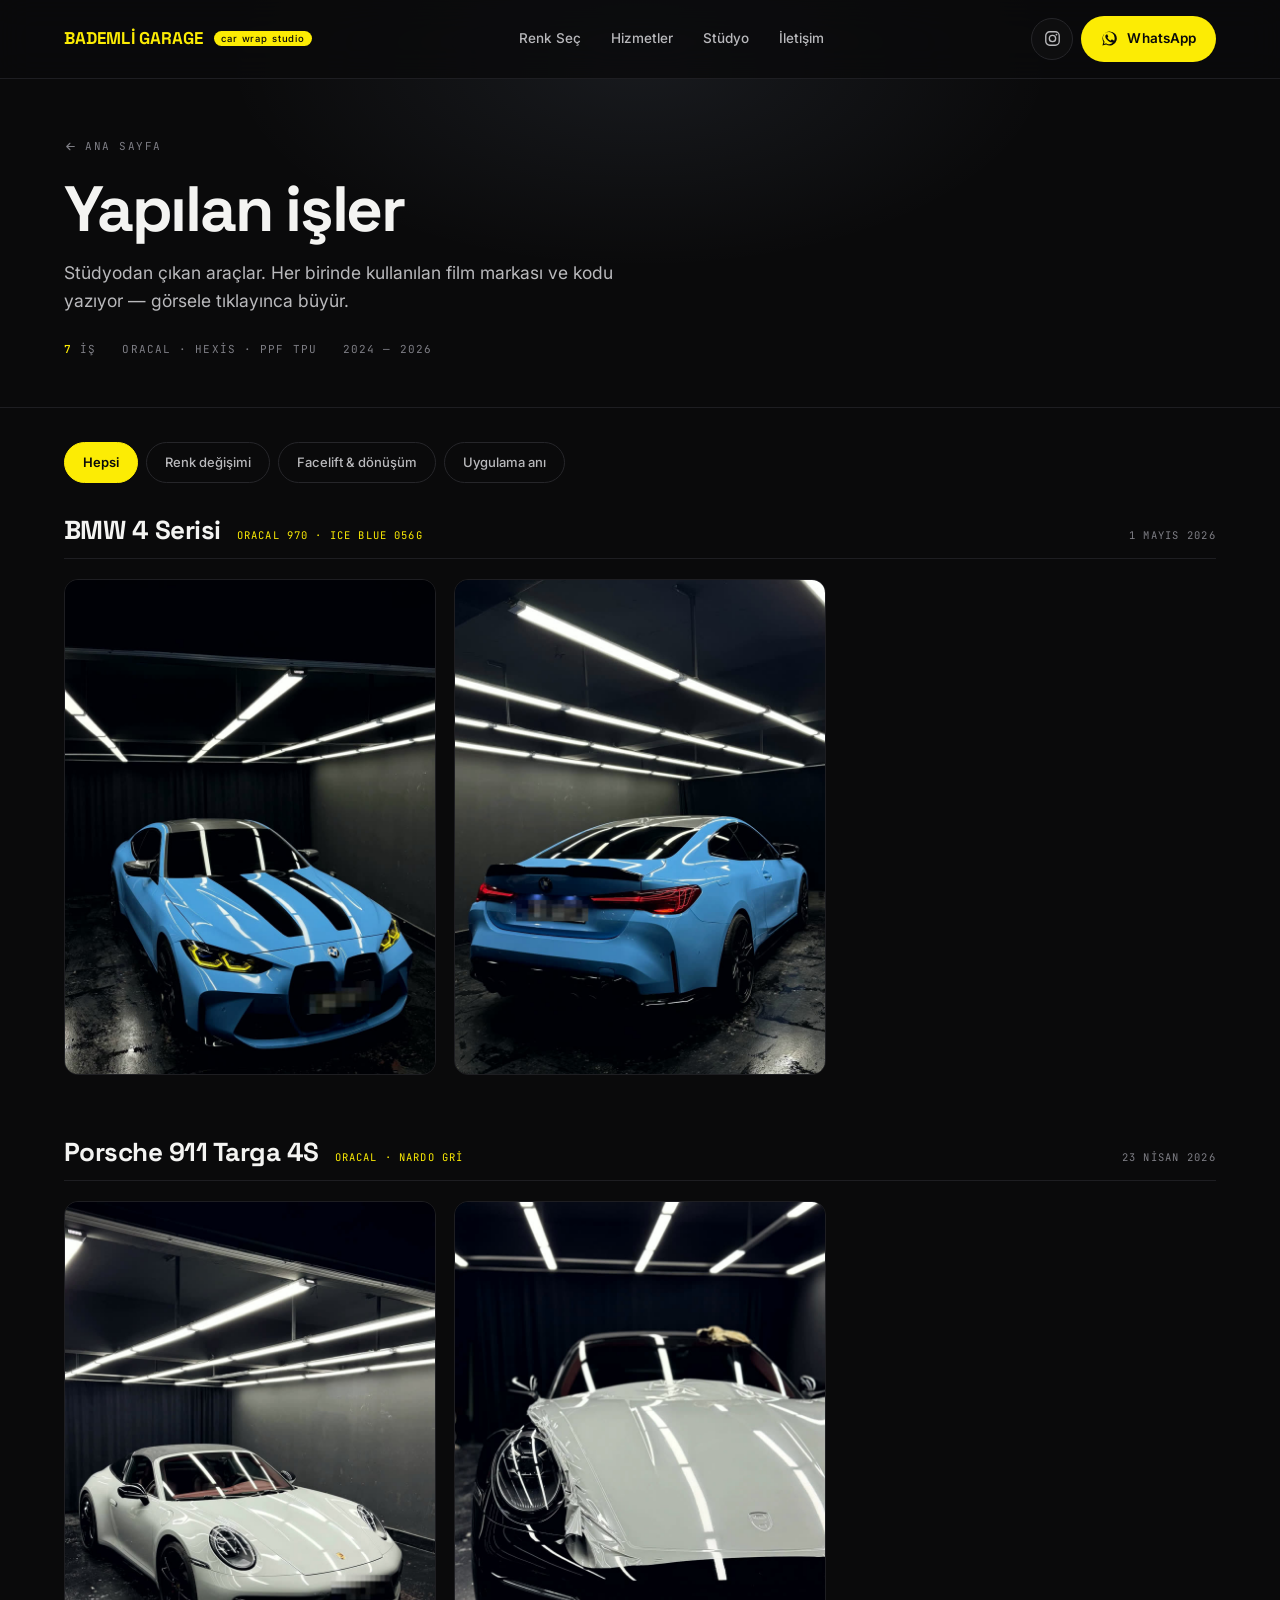
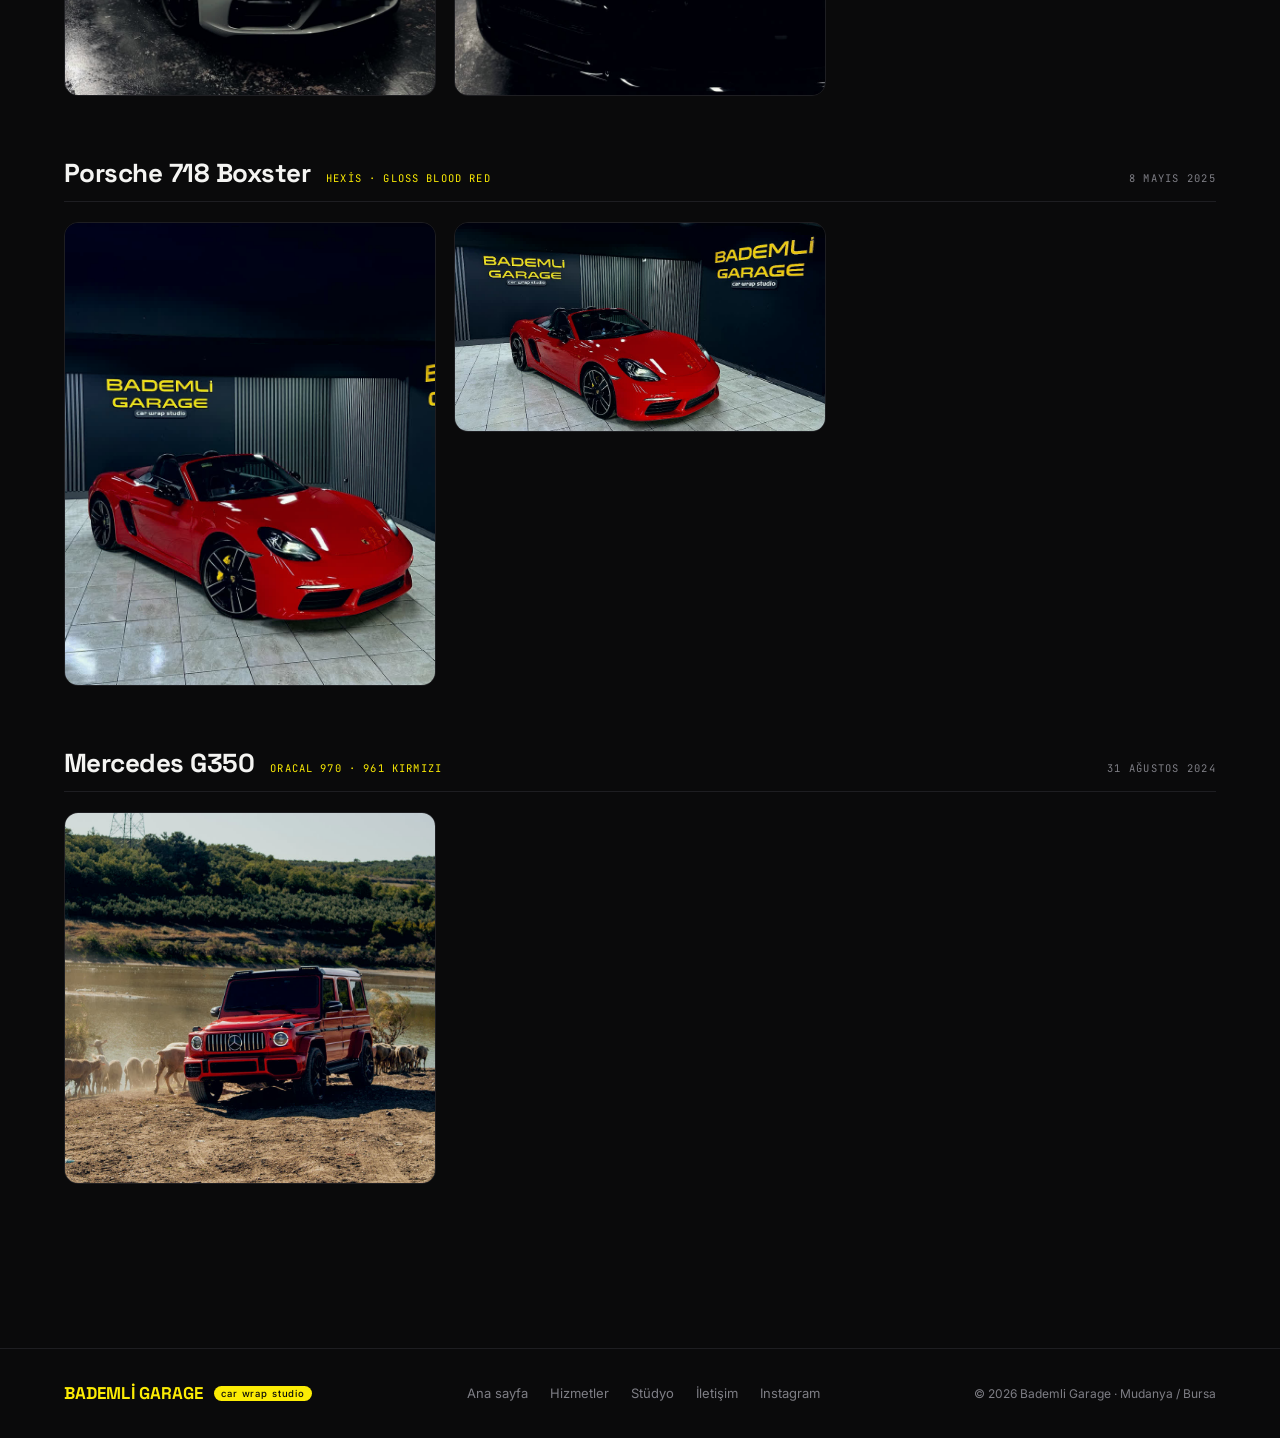
<file: bademli-garage/galeri.html>
<!DOCTYPE html>
<html lang="tr">
<head>
<meta charset="utf-8">
<meta name="viewport" content="width=device-width, initial-scale=1, viewport-fit=cover">
<meta name="robots" content="noindex, nofollow">
<title>Yapılan İşler — Bademli Garage</title>
<meta name="description" content="Bademli Garage arşivi: Bursa Mudanya'da yapılan araç kaplama, şeffaf PPF ve facelift dönüşüm işleri. Kullanılan film markası ve kodu ile birlikte.">
<meta name="theme-color" content="#0A0A0B">
<meta property="og:title" content="Yapılan İşler — Bademli Garage">
<meta property="og:description" content="Stüdyodan çıkan araçlar, film kodlarıyla birlikte.">
<meta property="og:type" content="website">
<meta property="og:locale" content="tr_TR">
<meta property="og:url" content="https://setolab7.github.io/bademli-garage/galeri.html">
<meta property="og:image" content="https://setolab7.github.io/bademli-garage/foto/kare-911.jpg">
<meta name="twitter:card" content="summary_large_image">
<link rel="preconnect" href="https://fonts.googleapis.com">
<link rel="preconnect" href="https://fonts.gstatic.com" crossorigin>
<link href="https://fonts.googleapis.com/css2?family=Space+Grotesk:wght@500;600;700&family=Inter:wght@400;500;600&family=JetBrains+Mono:wght@400;500&display=swap" rel="stylesheet">
<link rel="icon" href="data:image/svg+xml,%3Csvg xmlns='http://www.w3.org/2000/svg' viewBox='0 0 32 32'%3E%3Crect width='32' height='32' rx='7' fill='%230A0A0B'/%3E%3Cpath d='M6 20.5c0-3 2.2-5 5.2-5h9.6c3 0 5.2 2 5.2 5v1.2H6z' fill='%23FCEC04'/%3E%3Ccircle cx='11' cy='22' r='2.6' fill='%230A0A0B'/%3E%3Ccircle cx='21' cy='22' r='2.6' fill='%230A0A0B'/%3E%3Cpath d='M10 15.5l2.4-4.2h7.2l2.4 4.2z' fill='%23FCEC04' opacity='.55'/%3E%3C/svg%3E">
<link rel="stylesheet" href="stil.css">
</head>
<body>

<!-- ================= NAV ================= -->
<nav class="nav stuck" id="nav">
  <a class="brand" href="index.html" aria-label="Bademli Garage ana sayfa">
    <span class="brand-mark">BADEMLİ GARAGE</span>
    <span class="brand-tag">car wrap studio</span>
  </a>
  <div class="nav-links">
    <a href="index.html#renk">Renk Seç</a>
    <a href="index.html#hizmetler">Hizmetler</a>
    <a href="index.html#studyo">Stüdyo</a>
    <a href="index.html#iletisim">İletişim</a>
  </div>
  <div class="nav-cta">
  <a class="btn btn-ig" href="https://www.instagram.com/bademligarage/" target="_blank" rel="noopener" aria-label="Instagram: @bademligarage"><svg viewBox="0 0 24 24" fill="none" stroke="currentColor" stroke-width="1.7" aria-hidden="true"><rect x="3.5" y="3.5" width="17" height="17" rx="5"/><circle cx="12" cy="12" r="4"/><circle cx="17" cy="7" r="1.15" fill="currentColor" stroke="none"/></svg></a>
  <a class="btn btn-primary" href="https://wa.me/905424958239" target="_blank" rel="noopener">
    <svg viewBox="0 0 24 24" fill="currentColor" aria-hidden="true"><path d="M17.5 14.4c-.3-.2-1.8-.9-2-1-.3-.1-.5-.2-.7.1-.2.3-.7 1-.9 1.2-.2.2-.3.2-.6.1-.3-.2-1.3-.5-2.4-1.5-.9-.8-1.5-1.8-1.7-2.1-.2-.3 0-.5.1-.6l.5-.6c.1-.2.2-.3.3-.5 0-.2 0-.4 0-.5 0-.2-.7-1.6-.9-2.2-.2-.6-.5-.5-.7-.5h-.6c-.2 0-.5.1-.8.4-.3.3-1 1-1 2.5s1.1 2.9 1.2 3.1c.2.2 2.1 3.2 5.1 4.5.7.3 1.3.5 1.7.6.7.2 1.4.2 1.9.1.6-.1 1.8-.7 2-1.4.3-.7.3-1.3.2-1.4-.1-.1-.3-.2-.6-.3zM12 2a10 10 0 00-8.6 15L2 22l5.2-1.4A10 10 0 1012 2zm0 18.2c-1.6 0-3.1-.4-4.4-1.2l-.3-.2-3.1.8.8-3-.2-.3a8.2 8.2 0 1114.4-5.3 8.2 8.2 0 01-7.2 9.2z"/></svg>
    <span>WhatsApp</span>
  </a>
  </div>
</nav>

<!-- ================= BAŞLIK ================= -->
<header class="page-head">
  <div class="wrap">
    <a class="back-link" href="index.html">
      <svg viewBox="0 0 24 24" fill="none" stroke="currentColor" stroke-width="2" stroke-linecap="round" stroke-linejoin="round" aria-hidden="true"><path d="M19 12H6M11 6l-6 6 6 6"/></svg>
      Ana sayfa
    </a>
    <h1>Yapılan işler</h1>
    <p>
      Stüdyodan çıkan araçlar. Her birinde kullanılan film markası ve kodu yazıyor —
      görsele tıklayınca büyür.
    </p>
    <div class="gal-count">
      <span><b id="galToplam">0</b> iş</span>
      <span>Oracal · Hexis · PPF TPU</span>
      <span>2024 — 2026</span>
    </div>
  </div>
</header>

<!-- ================= GALERİ ================= -->
<main class="wrap">
  <div class="gal-filter" id="galFilter" role="group" aria-label="İş türüne göre süz"></div>
  <div class="gal-groups" id="galGrid"></div>
  <p class="gal-empty" id="galEmpty" hidden>Bu türde iş bulunamadı</p>
</main>

<!-- ================= BÜYÜTME ================= -->
<div class="lb" id="lb" role="dialog" aria-modal="true" aria-label="Fotoğraf görüntüleyici">
  <button class="lb-btn lb-close" id="lbClose" aria-label="Kapat">
    <svg viewBox="0 0 24 24" fill="none" stroke="currentColor" stroke-width="2" stroke-linecap="round" aria-hidden="true"><path d="M6 6l12 12M18 6L6 18"/></svg>
  </button>
  <button class="lb-btn lb-prev" id="lbPrev" aria-label="Önceki">
    <svg viewBox="0 0 24 24" fill="none" stroke="currentColor" stroke-width="2" stroke-linecap="round" stroke-linejoin="round" aria-hidden="true"><path d="M15 6l-6 6 6 6"/></svg>
  </button>
  <button class="lb-btn lb-next" id="lbNext" aria-label="Sonraki">
    <svg viewBox="0 0 24 24" fill="none" stroke="currentColor" stroke-width="2" stroke-linecap="round" stroke-linejoin="round" aria-hidden="true"><path d="M9 6l6 6-6 6"/></svg>
  </button>
  <img class="lb-img" id="lbImg" alt="">
  <div class="lb-cap">
    <strong id="lbCar"></strong>
    <span id="lbFilm"></span>
    <em id="lbDate"></em>
  </div>
  <div class="lb-counter" id="lbCounter"></div>
</div>

<!-- ================= FOOTER ================= -->
<footer class="footer">
  <div class="wrap footer-in">
    <a class="brand" href="index.html">
      <span class="brand-mark">BADEMLİ GARAGE</span>
      <span class="brand-tag">car wrap studio</span>
    </a>
    <nav class="footer-links">
      <a href="index.html">Ana sayfa</a>
      <a href="index.html#hizmetler">Hizmetler</a>
      <a href="index.html#studyo">Stüdyo</a>
      <a href="index.html#iletisim">İletişim</a>
      <a href="https://www.instagram.com/bademligarage/" target="_blank" rel="noopener">Instagram</a>
    </nav>
    <p class="footer-note">© <span id="yr">2026</span> Bademli Garage · Mudanya / Bursa</p>
  </div>
</footer>

<!-- ================= MOBİL ÇUBUK ================= -->
<div class="mobile-bar">
  <a href="https://www.instagram.com/bademligarage/" target="_blank" rel="noopener" aria-label="Instagram: @bademligarage">
    <svg viewBox="0 0 24 24" fill="none" stroke="currentColor" stroke-width="1.7" aria-hidden="true"><rect x="3.5" y="3.5" width="17" height="17" rx="5"/><circle cx="12" cy="12" r="4"/><circle cx="17" cy="7" r="1.15" fill="currentColor" stroke="none"/></svg>
    Instagram
  </a>
  <a href="tel:+905424958239">
    <svg viewBox="0 0 24 24" fill="none" stroke="currentColor" stroke-width="1.8" aria-hidden="true"><path d="M5 4h3.5l1.8 4.4-2.2 1.3a12 12 0 006.2 6.2l1.3-2.2 4.4 1.8V19a1.6 1.6 0 01-1.8 1.6A16 16 0 013.4 5.8 1.6 1.6 0 015 4z"/></svg>
    Ara
  </a>
  <a class="wa" href="https://wa.me/905424958239" target="_blank" rel="noopener">
    <svg viewBox="0 0 24 24" fill="currentColor" aria-hidden="true"><path d="M17.5 14.4c-.3-.2-1.8-.9-2-1-.3-.1-.5-.2-.7.1-.2.3-.7 1-.9 1.2-.2.2-.3.2-.6.1-.3-.2-1.3-.5-2.4-1.5-.9-.8-1.5-1.8-1.7-2.1-.2-.3 0-.5.1-.6l.5-.6c.1-.2.2-.3.3-.5 0-.2 0-.4 0-.5 0-.2-.7-1.6-.9-2.2-.2-.6-.5-.5-.7-.5h-.6c-.2 0-.5.1-.8.4-.3.3-1 1-1 2.5s1.1 2.9 1.2 3.1c.2.2 2.1 3.2 5.1 4.5.7.3 1.3.5 1.7.6.7.2 1.4.2 1.9.1.6-.1 1.8-.7 2-1.4.3-.7.3-1.3.2-1.4-.1-.1-.3-.2-.6-.3zM12 2a10 10 0 00-8.6 15L2 22l5.2-1.4A10 10 0 1012 2zm0 18.2c-1.6 0-3.1-.4-4.4-1.2l-.3-.2-3.1.8.8-3-.2-.3a8.2 8.2 0 1114.4-5.3 8.2 8.2 0 01-7.2 9.2z"/></svg>
    WhatsApp
  </a>
</div>

<script>
(function(){
"use strict";

/* ---------------------------------------------------------
   ARŞİV — her kayıt @bademligarage gönderisinden.
   Yeni iş eklerken: foto/ klasörüne görseli koy, buraya bir
   satır ekle. Sıralama koda bırakılmıştır — "gun" alanını
   doğru yaz, yeri kendiliğinden bulur. Aynı gün + aynı araç
   olanlar tek blok halinde gruplanır.
--------------------------------------------------------- */
var ISLER = [
  { gun:"2026-05-01", foto:"foto/galeri-bmw-on.jpg",     w:750,  h:1000,
    arac:"BMW 4 Serisi", film:"Oracal 970 · Ice Blue 056G", tur:"kaplama",
    alt:"Oracal 970 Ice Blue filmle kaplanmış, siyah şeritli BMW 4 Serisi, stüdyoda önden görünüm" },

  { gun:"2026-05-01", foto:"foto/galeri-bmw-arka.jpg",   w:750,  h:1000,
    arac:"BMW 4 Serisi", film:"Oracal 970 · Ice Blue 056G", tur:"kaplama",
    alt:"Aynı BMW 4 Serisinin arkadan görünümü, tavandaki LED barlar yüzeyde yansıyor" },

  { gun:"2026-04-23", foto:"foto/galeri-911-hazir.jpg",  w:750,  h:1000,
    arac:"Porsche 911 Targa 4S", film:"Oracal · Nardo Gri", tur:"kaplama",
    alt:"Nardo gri filmle kaplanmış Porsche 911 Targa 4S, stüdyoda önden görünüm" },

  { gun:"2026-04-23", foto:"foto/galeri-911-film.jpg",   w:750,  h:1000,
    arac:"Porsche 911 Targa 4S", film:"Oracal · Nardo Gri", tur:"uygulama",
    alt:"Porsche 911in kaputuna film çekilirken, altın renkli rakle kaputun üzerinde" },

  { gun:"2025-05-08", foto:"foto/galeri-718-tabela.jpg", w:800,  h:1000,
    arac:"Porsche 718 Boxster", film:"Hexis · Gloss Blood Red", tur:"kaplama",
    alt:"Hexis Gloss Blood Red filmle kaplanmış Porsche 718 Boxster, Bademli Garage tabelasının önünde" },

  { gun:"2025-05-08", foto:"foto/galeri-718-genis.jpg",  w:1000, h:562,
    arac:"Porsche 718 Boxster", film:"Hexis · Gloss Blood Red", tur:"kaplama",
    alt:"Kırmızı Porsche 718 Boxster, iki Bademli Garage tabelasının arasında geniş açı" },

  { gun:"2024-08-31", foto:"foto/galeri-g350.jpg",       w:1000, h:1000,
    arac:"Mercedes G350", film:"Oracal 970 · 961 Kırmızı", tur:"donusum",
    alt:"Kırmızı kaplanmış ve yeni kasaya dönüştürülmüş Mercedes G350, göl kenarında" }
];

var TURLER = [
  { id:"hepsi",    ad:"Hepsi" },
  { id:"kaplama",  ad:"Renk değişimi" },
  { id:"donusum",  ad:"Facelift & dönüşüm" },
  { id:"uygulama", ad:"Uygulama anı" }
];

var AYLAR = ["Ocak","Şubat","Mart","Nisan","Mayıs","Haziran",
             "Temmuz","Ağustos","Eylül","Ekim","Kasım","Aralık"];

function tarihYaz(gun){
  var p = gun.split("-");
  return Number(p[2]) + " " + AYLAR[Number(p[1]) - 1] + " " + p[0];
}

var grid   = document.getElementById("galGrid");
var filtre = document.getElementById("galFilter");
var bos    = document.getElementById("galEmpty");
var aktif  = "hepsi";

/* ---------- tarihe göre sırala: en yeni üstte ---------- */
ISLER.sort(function(a, b){
  if(a.gun !== b.gun) return a.gun < b.gun ? 1 : -1;   /* gün: yeniden eskiye */
  return a.arac.localeCompare(b.arac, "tr");           /* aynı gün: araca göre */
});

/* ---------- aynı gün + aynı araç = tek blok ---------- */
var BLOKLAR = [];
ISLER.forEach(function(it, i){
  it.sira = i;                                          /* büyütme için genel sıra */
  var son = BLOKLAR[BLOKLAR.length - 1];
  if(son && son.gun === it.gun && son.arac === it.arac){
    son.ogeler.push(it);
  } else {
    BLOKLAR.push({ gun:it.gun, arac:it.arac, film:it.film, ogeler:[it] });
  }
});

/* ---------- bas ---------- */
BLOKLAR.forEach(function(blok){
  var sec = document.createElement("section");
  sec.className = "gal-group reveal";
  sec.dataset.gun = blok.gun;

  var basliklar =
    '<header class="gal-group-head">' +
      '<h2>' + blok.arac + '</h2>' +
      '<span class="gg-film">' + blok.film + '</span>' +
      '<time datetime="' + blok.gun + '">' + tarihYaz(blok.gun) + '</time>' +
    '</header>';

  var kartlar = blok.ogeler.map(function(it){
    return '<button class="gal-item" type="button" data-tur="' + it.tur + '" data-i="' + it.sira + '" ' +
             'aria-label="' + it.arac + ' — ' + it.film + ', büyüt">' +
             '<img src="' + it.foto + '" alt="' + it.alt + '" loading="lazy" decoding="async" ' +
               'width="' + it.w + '" height="' + it.h + '">' +
             '<figcaption>' +
               '<span class="gc-car">' + it.arac + '</span>' +
               '<span class="gc-film">' + it.film + '</span>' +
             '</figcaption>' +
           '</button>';
  }).join("");

  sec.innerHTML = basliklar + '<div class="gal-grid">' + kartlar + '</div>';
  grid.appendChild(sec);
});

grid.querySelectorAll(".gal-item").forEach(function(b){
  b.addEventListener("click", function(){ ac(Number(b.dataset.i)); });
});

document.getElementById("galToplam").textContent = String(ISLER.length);

/* ---------- filtre ---------- */
TURLER.forEach(function(t){
  if(t.id !== "hepsi" && !ISLER.some(function(x){ return x.tur === t.id; })) return;
  var b = document.createElement("button");
  b.type = "button";
  b.textContent = t.ad;
  b.setAttribute("aria-pressed", String(t.id === aktif));
  b.addEventListener("click", function(){
    aktif = t.id;
    Array.prototype.forEach.call(filtre.children, function(el){ el.setAttribute("aria-pressed","false"); });
    b.setAttribute("aria-pressed","true");
    uygula();
  });
  filtre.appendChild(b);
});

function uygula(){
  var toplam = 0;
  grid.querySelectorAll(".gal-group").forEach(function(sec){
    var acik = 0;
    sec.querySelectorAll(".gal-item").forEach(function(el){
      var goster = (aktif === "hepsi" || el.dataset.tur === aktif);
      el.classList.toggle("hidden", !goster);
      if(goster) acik++;
    });
    /* bloğun tüm fotoğrafları elendiyse başlığı da gizle */
    sec.classList.toggle("hidden", acik === 0);
    toplam += acik;
  });
  bos.hidden = toplam > 0;
}

/* ---------------------------------------------------------
   BÜYÜTME
--------------------------------------------------------- */
var lb        = document.getElementById("lb");
var lbImg     = document.getElementById("lbImg");
var lbCar     = document.getElementById("lbCar");
var lbFilm    = document.getElementById("lbFilm");
var lbDate    = document.getElementById("lbDate");
var lbCounter = document.getElementById("lbCounter");
var suan      = 0;
var oncekiOdak = null;

function gorunenler(){
  return ISLER.map(function(it, i){ return i; }).filter(function(i){
    return aktif === "hepsi" || ISLER[i].tur === aktif;
  });
}

function ac(i){
  oncekiOdak = document.activeElement;
  suan = i;
  ciz();
  lb.classList.add("open");
  document.body.classList.add("lb-open");
  document.getElementById("lbClose").focus();
}

function kapat(){
  lb.classList.remove("open");
  document.body.classList.remove("lb-open");
  if(oncekiOdak && oncekiOdak.focus) oncekiOdak.focus();
}

function ciz(){
  var it = ISLER[suan];
  lbImg.src = it.foto;
  lbImg.alt = it.alt;
  lbCar.textContent  = it.arac;
  lbFilm.textContent = it.film;
  lbDate.textContent = tarihYaz(it.gun);
  var liste = gorunenler();
  var yer = liste.indexOf(suan);
  lbCounter.textContent = (yer + 1) + " / " + liste.length;
}

function kaydir(yon){
  var liste = gorunenler();
  if(!liste.length) return;
  var yer = liste.indexOf(suan);
  if(yer === -1) yer = 0;
  suan = liste[(yer + yon + liste.length) % liste.length];
  ciz();
}

document.getElementById("lbClose").addEventListener("click", kapat);
document.getElementById("lbPrev").addEventListener("click", function(){ kaydir(-1); });
document.getElementById("lbNext").addEventListener("click", function(){ kaydir(1); });
lb.addEventListener("click", function(e){ if(e.target === lb) kapat(); });

document.addEventListener("keydown", function(e){
  if(!lb.classList.contains("open")) return;
  if(e.key === "Escape")     kapat();
  if(e.key === "ArrowLeft")  kaydir(-1);
  if(e.key === "ArrowRight") kaydir(1);
});

/* dokunmatik kaydırma */
var x0 = null;
lb.addEventListener("touchstart", function(e){ x0 = e.changedTouches[0].clientX; }, {passive:true});
lb.addEventListener("touchend", function(e){
  if(x0 === null) return;
  var d = e.changedTouches[0].clientX - x0;
  if(Math.abs(d) > 55) kaydir(d < 0 ? 1 : -1);
  x0 = null;
}, {passive:true});

document.getElementById("yr").textContent = new Date().getFullYear();

})();
</script>
</body>
</html>
</file>
<file: bademli-garage/stil.css>
/* ============================================================
   BADEMLİ GARAGE — tek dosya
   Marka sarısı #FCEC04 dükkân tabelasından ölçüldü.
   ============================================================ */

:root{
  --ink:#0A0A0B;
  --ink-2:#101012;
  --surface:#141416;
  --surface-2:#1A1A1D;
  --line:#26262A;
  --line-soft:#1E1E22;
  --fg:#F4F4F2;
  --fg-2:#B9B9BC;
  --fg-3:#7E7E85;
  --accent:#FCEC04;
  --accent-dim:#C9BC04;
  --accent-ink:#0A0A0B;

  /* seçili filmin ortam ışığı — JS güncelliyor */
  --ambient:#9DA09E;
  --ambient-soft:rgba(157,160,158,.16);

  --display:"Space Grotesk",system-ui,-apple-system,"Segoe UI",sans-serif;
  --body:"Inter",system-ui,-apple-system,"Segoe UI",sans-serif;
  --mono:"JetBrains Mono",ui-monospace,"SFMono-Regular",Consolas,monospace;

  --pad:clamp(20px,5vw,64px);
  --maxw:1280px;
  --r:14px;
  --ease:cubic-bezier(.22,.61,.36,1);
}

*,*::before,*::after{box-sizing:border-box}
html{-webkit-text-size-adjust:100%}
body{
  margin:0;
  background:var(--ink);
  color:var(--fg);
  font-family:var(--body);
  font-size:16px;
  line-height:1.62;
  -webkit-font-smoothing:antialiased;
  overflow-x:hidden;
}
img{max-width:100%;display:block}
a{color:inherit;text-decoration:none}
h1,h2,h3,h4{font-family:var(--display);font-weight:700;line-height:1.02;letter-spacing:-.025em;margin:0}
p{margin:0}
figure{margin:0}
button{font:inherit;color:inherit;background:none;border:0;cursor:pointer}
::selection{background:var(--accent);color:var(--accent-ink)}

:focus-visible{outline:2px solid var(--accent);outline-offset:3px;border-radius:4px}

.wrap{max-width:var(--maxw);margin-inline:auto;padding-inline:var(--pad)}

/* ---------- ortak parçalar ---------- */
.eyebrow{
  font-family:var(--mono);font-size:11px;font-weight:500;
  letter-spacing:.2em;text-transform:uppercase;color:var(--accent);
  display:flex;align-items:center;gap:10px;margin-bottom:20px;
}
.eyebrow::before{content:"";width:22px;height:1px;background:var(--accent);opacity:.7;flex:none}

.section{padding-block:clamp(72px,10vw,132px);position:relative}
.section-head{max-width:62ch;margin-bottom:clamp(36px,5vw,60px)}
.section-head h2{font-size:clamp(30px,5.2vw,58px)}
.section-head p{margin-top:18px;color:var(--fg-2);font-size:clamp(15px,1.6vw,17.5px);max-width:56ch}

.btn{
  display:inline-flex;align-items:center;justify-content:center;gap:9px;
  padding:14px 24px;border-radius:100px;font-weight:600;font-size:14.5px;
  letter-spacing:.005em;transition:transform .22s var(--ease),background .22s,border-color .22s,color .22s;
  border:1px solid transparent;white-space:nowrap;
}
.btn:hover{transform:translateY(-2px)}
.btn:active{transform:translateY(0)}
.btn-primary{background:var(--accent);color:var(--accent-ink)}
.btn-primary:hover{background:#fff}
.btn-ghost{border-color:var(--line);color:var(--fg);background:rgba(255,255,255,.02)}
.btn-ghost:hover{border-color:var(--fg-3);background:rgba(255,255,255,.05)}
.btn svg{width:17px;height:17px;flex:none}

/* ---------- NAV ---------- */
.nav{
  position:fixed;inset:0 0 auto 0;z-index:60;
  display:flex;align-items:center;justify-content:space-between;gap:20px;
  padding:16px var(--pad);
  transition:background .35s var(--ease),border-color .35s,backdrop-filter .35s;
  border-bottom:1px solid transparent;
}
.nav.stuck{
  background:rgba(10,10,11,.82);
  backdrop-filter:blur(16px) saturate(1.4);
  -webkit-backdrop-filter:blur(16px) saturate(1.4);
  border-bottom-color:var(--line-soft);
}
.brand{display:flex;align-items:center;gap:11px;flex:none}
.brand-mark{
  font-family:var(--display);font-weight:700;font-size:17px;
  letter-spacing:.005em;color:var(--accent);line-height:1;white-space:nowrap;
}
.brand-tag{
  font-family:var(--body);font-size:9.5px;font-weight:500;letter-spacing:.09em;
  color:var(--accent-ink);background:var(--accent);
  padding:3px 7px 2.5px;border-radius:100px;line-height:1;white-space:nowrap;
}
.nav-links{display:flex;align-items:center;gap:30px}
.nav-links a{
  font-size:13.5px;color:var(--fg-2);font-weight:500;position:relative;
  transition:color .2s;
}
.nav-links a::after{
  content:"";position:absolute;left:0;right:100%;bottom:-5px;height:1.5px;
  background:var(--accent);transition:right .3s var(--ease);
}
.nav-links a:hover{color:var(--fg)}
.nav-links a:hover::after{right:0}
.nav-cta{display:flex;align-items:center;gap:8px;flex:none}
.nav .btn{padding:11px 19px;font-size:13.5px}
/* ikon-only Instagram düğmesi */
.btn-ig{
  width:42px;height:42px;padding:0;flex:none;
  border:1px solid var(--line);color:var(--fg-2);background:rgba(255,255,255,.02);
}
.btn-ig:hover{border-color:var(--accent);color:var(--accent);background:rgba(252,236,4,.07)}
.btn-ig svg{width:19px;height:19px}
@media(max-width:940px){.nav-links{display:none}}
@media(max-width:520px){.nav .btn span{display:none}.nav .btn{padding:11px 13px}}

/* ---------- HERO ---------- */
.hero{
  position:relative;min-height:100svh;display:flex;flex-direction:column;
  justify-content:flex-end;overflow:hidden;padding-bottom:0;
}
.hero-lights{position:absolute;inset:0;pointer-events:none;overflow:hidden}
/* tavandaki LED bar'lar — gerçek stüdyolarındaki aydınlatma */
.led{
  position:absolute;height:2.5px;border-radius:2px;
  background:linear-gradient(90deg,transparent,rgba(255,255,255,.9) 18%,rgba(255,255,255,.95) 82%,transparent);
  box-shadow:0 0 26px 5px rgba(200,220,255,.30),0 0 90px 20px rgba(150,190,255,.13);
  transform-origin:left center;opacity:0;
  animation:ledOn 1.1s var(--ease) forwards;
}
.led:nth-child(1){top:11%;left:-8%;width:56%;transform:rotate(6.5deg);animation-delay:.15s}
.led:nth-child(2){top:19%;left:24%;width:62%;transform:rotate(6.5deg);animation-delay:.3s}
.led:nth-child(3){top:29%;left:-4%;width:48%;transform:rotate(6.5deg);animation-delay:.45s}
.led:nth-child(4){top:37.5%;left:46%;width:58%;transform:rotate(6.5deg);animation-delay:.6s}
.led:nth-child(5){top:7%;left:58%;width:44%;transform:rotate(6.5deg);animation-delay:.38s}
@keyframes ledOn{
  0%{opacity:0}
  22%{opacity:.85}
  30%{opacity:.15}
  42%{opacity:.95}
  100%{opacity:.62}
}
.hero-glow{
  position:absolute;left:50%;top:34%;transform:translate(-50%,-50%);
  width:min(1100px,120vw);aspect-ratio:1.7;pointer-events:none;
  background:radial-gradient(ellipse at center,rgba(190,215,255,.11),transparent 62%);
}
.hero-floor{
  position:absolute;inset:auto 0 0 0;height:46%;pointer-events:none;
  background:linear-gradient(180deg,transparent,rgba(0,0,0,.7) 58%,var(--ink));
}
.hero-inner{position:relative;z-index:2;padding-bottom:clamp(40px,7vh,74px);padding-top:120px}
.hero h1{
  font-size:clamp(40px,9.2vw,124px);
  line-height:.90;letter-spacing:-.042em;text-transform:uppercase;
}
.hero h1 .l2{display:block;color:var(--accent)}
.hero-sub{
  margin-top:clamp(20px,3vw,30px);max-width:50ch;
  font-size:clamp(15px,1.75vw,19px);color:var(--fg-2);line-height:1.6;
}
.hero-cta{display:flex;flex-wrap:wrap;gap:12px;margin-top:clamp(26px,3.5vw,38px)}
.hero-meta{
  display:flex;flex-wrap:wrap;gap:10px 30px;margin-top:clamp(34px,5vw,52px);
  padding-top:22px;border-top:1px solid var(--line-soft);
  font-family:var(--mono);font-size:11.5px;letter-spacing:.06em;
  text-transform:uppercase;color:var(--fg-3);
}
.hero-meta b{color:var(--fg);font-weight:500}

/* JS yoksa hiçbir şey gizlenmez — sayfa her hâlükârda okunur kalır */
.reveal{transition:opacity .8s var(--ease),transform .8s var(--ease)}
.js .reveal{opacity:0;transform:translateY(22px)}
.js .reveal.in{opacity:1;transform:none}
.d1{transition-delay:.08s}.d2{transition-delay:.16s}.d3{transition-delay:.24s}
.d4{transition-delay:.32s}.d5{transition-delay:.40s}

/* ---------- TICKER ---------- */
.ticker{
  border-block:1px solid var(--line-soft);background:var(--ink-2);
  overflow:hidden;padding-block:15px;position:relative;
}
.ticker::before,.ticker::after{
  content:"";position:absolute;top:0;bottom:0;width:90px;z-index:2;pointer-events:none;
}
.ticker::before{left:0;background:linear-gradient(90deg,var(--ink-2),transparent)}
.ticker::after{right:0;background:linear-gradient(270deg,var(--ink-2),transparent)}
.ticker-track{display:flex;width:max-content;animation:slide 46s linear infinite}
.ticker:hover .ticker-track{animation-play-state:paused}
@keyframes slide{to{transform:translateX(-50%)}}
.ticker-item{
  display:flex;align-items:center;gap:12px;padding-inline:26px;
  font-family:var(--mono);font-size:12px;letter-spacing:.11em;
  text-transform:uppercase;color:var(--fg-3);white-space:nowrap;
}
.ticker-item i{width:9px;height:9px;border-radius:50%;flex:none;font-style:normal}

/* ---------- SÖZ / PROMISE ---------- */
.promise{display:grid;grid-template-columns:repeat(3,1fr);gap:1px;background:var(--line-soft)}
.promise-cell{background:var(--ink);padding:clamp(28px,4vw,44px) clamp(20px,3vw,36px)}
.promise-cell .n{
  font-family:var(--mono);font-size:11px;color:var(--accent);
  letter-spacing:.18em;margin-bottom:14px;
}
.promise-cell h3{font-size:clamp(17px,2vw,21px);letter-spacing:-.015em;margin-bottom:9px}
.promise-cell p{font-size:14.5px;color:var(--fg-3);line-height:1.62}
@media(max-width:820px){.promise{grid-template-columns:1fr}}

/* ---------- KONFİGÜRATÖR ---------- */
#renk{background:var(--ink-2);border-block:1px solid var(--line-soft);position:relative;overflow:hidden}
#renk::before{
  content:"";position:absolute;left:50%;top:38%;transform:translate(-50%,-50%);
  width:min(1200px,130vw);aspect-ratio:1.9;pointer-events:none;
  background:radial-gradient(ellipse at center,var(--ambient-soft),transparent 65%);
  transition:background .7s var(--ease);
}
.cfg{position:relative;z-index:1}
.cfg-stage{
  position:relative;border:1px solid var(--line-soft);border-radius:var(--r);
  background:
    radial-gradient(ellipse 70% 52% at 50% 34%,rgba(255,255,255,.045),transparent 70%),
    linear-gradient(180deg,#0D0D0F,#141417 62%,#0B0B0D);
  padding:clamp(14px,2.5vw,26px) clamp(8px,2vw,26px) clamp(6px,1.5vw,14px);
  overflow:hidden;
}
/* sahnedeki tavan LED yansımaları */
.stage-led{
  position:absolute;height:2px;border-radius:2px;left:-6%;width:52%;
  background:linear-gradient(90deg,transparent,rgba(255,255,255,.55),transparent);
  box-shadow:0 0 20px 4px rgba(190,215,255,.16);pointer-events:none;
}
.stage-led.a{top:9%;transform:rotate(4deg)}
.stage-led.b{top:15.5%;left:38%;width:56%;transform:rotate(4deg)}

/* film yüzeyi — tavan LED'leri altında duran gerçek bir numune gibi */
.film-panel{position:relative;width:100%}
.film-surface{
  position:relative;width:100%;aspect-ratio:21/8;min-height:190px;
  border-radius:10px;overflow:hidden;
  background:linear-gradient(168deg,var(--p-hi),var(--p-mid) 28%,var(--p-base) 60%,var(--p-lo));
  box-shadow:inset 0 0 0 1px rgba(0,0,0,.4),0 24px 60px -24px rgba(0,0,0,.9);
  transition:background .55s var(--ease);
}
.film-surface::after{
  content:"";position:absolute;inset:0;pointer-events:none;
  background:radial-gradient(ellipse 80% 120% at 22% -20%,rgba(255,255,255,.22),transparent 60%);
  opacity:var(--spec-op,1);transition:opacity .45s var(--ease);
}
.fl{
  position:absolute;left:-12%;width:128%;border-radius:100px;pointer-events:none;
  background:linear-gradient(90deg,transparent,rgba(255,255,255,.92) 22%,rgba(255,255,255,.92) 78%,transparent);
  filter:blur(var(--spec-blur,1px));
  opacity:var(--spec-op,1);
  transition:opacity .45s var(--ease),filter .45s var(--ease);
}
.fl1{top:17%;height:7px;transform:rotate(-3.6deg)}
.fl2{top:41%;height:4px;transform:rotate(-3.6deg);opacity:calc(var(--spec-op,1) * .62)}
.fl3{top:68%;height:10px;transform:rotate(-3.6deg);opacity:calc(var(--spec-op,1) * .34)}
.film-sweep{
  position:absolute;top:-20%;bottom:-20%;width:26%;left:-40%;pointer-events:none;
  background:linear-gradient(90deg,transparent,rgba(255,255,255,.4),transparent);
  transform:skewX(-14deg);opacity:0;
}
.film-ppf{
  position:absolute;right:14px;bottom:13px;display:inline-flex;align-items:center;gap:7px;
  padding:6px 13px 6px 10px;border-radius:100px;
  background:rgba(10,10,11,.68);backdrop-filter:blur(8px);
  border:1px solid rgba(252,236,4,.45);color:var(--accent);
  font-family:var(--mono);font-size:10.5px;letter-spacing:.12em;text-transform:uppercase;
  opacity:0;transform:translateY(5px);transition:opacity .35s var(--ease),transform .35s var(--ease);
}
.film-ppf.on{opacity:1;transform:none}
.film-ppf svg{width:13px;height:13px}
.film-caption{
  margin-top:14px;font-family:var(--mono);font-size:11px;letter-spacing:.14em;
  text-transform:uppercase;color:var(--fg-3);text-align:center;
}

.cfg-controls{
  display:grid;grid-template-columns:1.5fr 1fr;gap:clamp(20px,3vw,40px);
  margin-top:clamp(24px,3.5vw,36px);align-items:start;
}
@media(max-width:900px){.cfg-controls{grid-template-columns:1fr;gap:28px}}

.ctrl-label{
  font-family:var(--mono);font-size:10.5px;letter-spacing:.18em;text-transform:uppercase;
  color:var(--fg-3);margin-bottom:14px;display:block;
}
.swatches{display:flex;flex-wrap:wrap;gap:10px}
.sw{
  position:relative;display:flex;flex-direction:column;gap:9px;
  padding:9px;border:1px solid var(--line);border-radius:12px;
  background:var(--surface);width:112px;text-align:left;
  transition:border-color .25s,background .25s,transform .25s var(--ease);
}
.sw:hover{border-color:var(--fg-3);transform:translateY(-3px)}
.sw[aria-pressed="true"]{border-color:var(--accent);background:var(--surface-2)}
.sw[aria-pressed="true"]::after{
  content:"";position:absolute;top:7px;right:7px;width:7px;height:7px;
  border-radius:50%;background:var(--accent);box-shadow:0 0 0 3px rgba(252,236,4,.18);
}
.sw-chip{
  height:44px;border-radius:7px;position:relative;overflow:hidden;
  box-shadow:inset 0 1px 0 rgba(255,255,255,.22),inset 0 -8px 14px rgba(0,0,0,.32);
}
.sw-chip::after{
  content:"";position:absolute;inset:0;
  background:linear-gradient(115deg,rgba(255,255,255,.30) 0 18%,transparent 38%);
}
.sw-name{display:block;font-size:12.5px;font-weight:600;line-height:1.28;letter-spacing:-.01em}
.sw-code{display:block;font-family:var(--mono);font-size:9.5px;color:var(--fg-3);letter-spacing:.04em;margin-top:3px;line-height:1.3}

.finish-row{display:flex;gap:8px;margin-top:26px;flex-wrap:wrap}
.finish{
  padding:9px 17px;border:1px solid var(--line);border-radius:100px;
  font-size:13px;font-weight:500;color:var(--fg-2);
  transition:border-color .22s,color .22s,background .22s;
}
.finish:hover{border-color:var(--fg-3);color:var(--fg)}
.finish[aria-pressed="true"]{background:var(--accent);border-color:var(--accent);color:var(--accent-ink);font-weight:600}

.ppf-toggle{
  display:flex;align-items:flex-start;gap:13px;margin-top:26px;
  padding:15px 17px;border:1px solid var(--line);border-radius:12px;
  background:var(--surface);width:100%;text-align:left;
  transition:border-color .25s,background .25s;
}
.ppf-toggle:hover{border-color:var(--fg-3)}
.ppf-toggle[aria-pressed="true"]{border-color:var(--accent);background:var(--surface-2)}
.ppf-box{
  width:19px;height:19px;border-radius:5px;border:1.5px solid var(--line);
  flex:none;margin-top:2px;display:grid;place-items:center;transition:.25s;
}
.ppf-toggle[aria-pressed="true"] .ppf-box{background:var(--accent);border-color:var(--accent)}
.ppf-box svg{width:11px;height:11px;opacity:0;transition:opacity .2s;color:var(--accent-ink)}
.ppf-toggle[aria-pressed="true"] .ppf-box svg{opacity:1}
.ppf-txt strong{display:block;font-size:13.5px;font-weight:600;margin-bottom:3px}
.ppf-txt span{font-size:12.5px;color:var(--fg-3);line-height:1.5}

.cfg-readout{
  border:1px solid var(--line-soft);border-radius:var(--r);
  background:var(--surface);padding:clamp(20px,2.6vw,26px);
}
.ro-row{display:flex;justify-content:space-between;gap:16px;padding-block:11px;border-bottom:1px solid var(--line-soft)}
.ro-row:last-of-type{border-bottom:0}
.ro-k{font-family:var(--mono);font-size:10.5px;letter-spacing:.13em;text-transform:uppercase;color:var(--fg-3);padding-top:3px}
.ro-v{font-size:14px;font-weight:600;text-align:right;letter-spacing:-.01em}
.ro-v small{display:block;font-weight:400;font-size:12px;color:var(--fg-3);letter-spacing:0;margin-top:2px}
.cfg-readout .btn{width:100%;margin-top:20px}
.cfg-note{
  margin-top:14px;font-size:11.5px;color:var(--fg-3);line-height:1.55;
  display:flex;gap:8px;align-items:flex-start;
}
.cfg-note svg{width:13px;height:13px;flex:none;margin-top:3px;color:var(--fg-3)}

/* ---------- HİZMETLER ---------- */
.svc{display:grid;grid-template-columns:repeat(2,1fr);gap:1px;background:var(--line-soft);border:1px solid var(--line-soft);border-radius:var(--r);overflow:hidden}
@media(max-width:780px){.svc{grid-template-columns:1fr}}
.svc-cell{
  background:var(--ink);padding:clamp(26px,3.4vw,40px);position:relative;
  transition:background .3s;overflow:hidden;
}
.svc-cell::before{
  content:"";position:absolute;left:0;top:0;bottom:0;width:2px;
  background:var(--accent);transform:scaleY(0);transform-origin:top;
  transition:transform .45s var(--ease);
}
.svc-cell:hover{background:var(--surface)}
.svc-cell:hover::before{transform:scaleY(1)}
.svc-ico{width:30px;height:30px;color:var(--accent);margin-bottom:20px}
.svc-cell h3{font-size:clamp(19px,2.2vw,24px);margin-bottom:11px}
.svc-cell p{font-size:14.5px;color:var(--fg-2);line-height:1.65;max-width:44ch}
.svc-list{margin:18px 0 0;padding:0;list-style:none;display:flex;flex-wrap:wrap;gap:7px}
.svc-list li{
  font-family:var(--mono);font-size:10.5px;letter-spacing:.06em;text-transform:uppercase;
  color:var(--fg-3);border:1px solid var(--line);border-radius:100px;padding:5px 11px;
}

/* ---------- İŞLER ---------- */
.jobs{display:grid;grid-template-columns:repeat(2,1fr);gap:clamp(14px,2vw,22px)}
@media(max-width:820px){.jobs{grid-template-columns:1fr}}
.job{
  border:1px solid var(--line-soft);border-radius:var(--r);overflow:hidden;
  background:var(--surface);transition:border-color .35s,transform .35s var(--ease);
}
.job:hover{border-color:var(--line);transform:translateY(-3px)}

.job-photo{position:relative;margin:0;overflow:hidden;background:var(--ink)}
.job-photo img{
  width:100%;height:auto;aspect-ratio:1/1;object-fit:cover;display:block;
  transition:transform .8s var(--ease),filter .5s var(--ease);
}
.job:hover .job-photo img{transform:scale(1.035)}
.job-photo::after{
  content:"";position:absolute;inset:auto 0 0 0;height:42%;pointer-events:none;
  background:linear-gradient(transparent,rgba(10,10,11,.72));
}
.job-photo figcaption{
  position:absolute;left:14px;bottom:13px;z-index:2;
  font-family:var(--mono);font-size:10px;letter-spacing:.13em;text-transform:uppercase;
  color:var(--accent);padding:6px 12px;border-radius:100px;
  background:rgba(10,10,11,.62);backdrop-filter:blur(8px);
  -webkit-backdrop-filter:blur(8px);border:1px solid rgba(252,236,4,.28);
}

.job-body{padding:clamp(18px,2.4vw,26px)}
.job-body h3{font-size:clamp(18px,2.1vw,23px);margin-bottom:12px}
.job-change{
  display:flex;align-items:center;flex-wrap:wrap;gap:7px;margin-bottom:14px;
  font-family:var(--mono);font-size:10.5px;letter-spacing:.08em;
  text-transform:uppercase;color:var(--fg-3);
}
.job-change .chip{
  width:13px;height:13px;border-radius:4px;flex:none;background:var(--c);
  box-shadow:inset 0 1px 0 rgba(255,255,255,.28),0 0 0 1px rgba(255,255,255,.12);
}
.job-change .chip-unknown{
  background:repeating-linear-gradient(135deg,#25252A 0 3px,#141418 3px 6px);
}
.job-change .job-arrow{color:var(--accent);margin-inline:3px}
.job-body p:not(.job-change){font-size:13.5px;color:var(--fg-2);line-height:1.62}
.job-foot{
  display:flex;justify-content:space-between;align-items:center;gap:12px;
  margin-top:18px;padding-top:14px;border-top:1px solid var(--line-soft);
  font-family:var(--mono);font-size:10.5px;letter-spacing:.1em;
  text-transform:uppercase;color:var(--fg-3);
}

/* ---------- STÜDYO ---------- */
.studio{display:grid;grid-template-columns:1fr 1fr;gap:clamp(28px,5vw,64px);align-items:center}
@media(max-width:860px){.studio{grid-template-columns:1fr}}
.studio-imgs{display:grid;grid-template-columns:1fr 1fr;gap:14px}
.studio-fig{position:relative;border-radius:var(--r);overflow:hidden;border:1px solid var(--line-soft)}
.studio-fig img{width:100%;height:100%;object-fit:cover;aspect-ratio:3/4;display:block}
.studio-fig figcaption{
  position:absolute;left:0;right:0;bottom:0;padding:26px 16px 13px;
  background:linear-gradient(transparent,rgba(10,10,11,.9));
  font-family:var(--mono);font-size:10px;letter-spacing:.13em;
  text-transform:uppercase;color:var(--fg-2);
}
.studio-points{margin:28px 0 0;padding:0;list-style:none;display:grid;gap:2px}
.studio-points li{
  display:flex;gap:14px;align-items:flex-start;padding:16px 0;
  border-top:1px solid var(--line-soft);
}
.studio-points li:last-child{border-bottom:1px solid var(--line-soft)}
.studio-points .k{
  font-family:var(--mono);font-size:10.5px;color:var(--accent);
  letter-spacing:.14em;flex:none;width:34px;padding-top:3px;
}
.studio-points strong{display:block;font-size:15px;font-weight:600;margin-bottom:3px;letter-spacing:-.01em}
.studio-points span{font-size:13.5px;color:var(--fg-3);line-height:1.6}

/* ---------- SÜREÇ ---------- */
.steps{display:grid;grid-template-columns:repeat(5,1fr);gap:1px;background:var(--line-soft);border:1px solid var(--line-soft);border-radius:var(--r);overflow:hidden}
@media(max-width:980px){.steps{grid-template-columns:repeat(2,1fr)}}
@media(max-width:560px){.steps{grid-template-columns:1fr}}
.step{background:var(--ink);padding:clamp(22px,2.6vw,30px);position:relative}
.step-n{
  font-family:var(--mono);font-size:11px;letter-spacing:.16em;color:var(--fg-3);
  margin-bottom:26px;display:flex;align-items:center;gap:8px;
}
.step-n::after{content:"";flex:1;height:1px;background:var(--line-soft)}
.step h3{font-size:16.5px;margin-bottom:8px;letter-spacing:-.015em}
.step p{font-size:13.5px;color:var(--fg-3);line-height:1.6}

/* ---------- İLETİŞİM ---------- */
#iletisim{background:var(--ink-2);border-top:1px solid var(--line-soft)}
.contact{display:grid;grid-template-columns:1.15fr 1fr;gap:clamp(30px,5vw,70px);align-items:start}
@media(max-width:880px){.contact{grid-template-columns:1fr}}
.contact h2{font-size:clamp(30px,5.6vw,60px);margin-bottom:20px}
.contact-lead{color:var(--fg-2);font-size:clamp(15px,1.7vw,17.5px);max-width:46ch;margin-bottom:32px}
.contact-cta{display:flex;flex-wrap:wrap;gap:11px;margin-bottom:34px}
.contact-cards{display:grid;gap:1px;background:var(--line-soft);border:1px solid var(--line-soft);border-radius:var(--r);overflow:hidden}
.cc{
  background:var(--ink);padding:20px 22px;display:flex;gap:16px;align-items:flex-start;
  transition:background .25s;
}
a.cc:hover{background:var(--surface)}
.cc svg{width:18px;height:18px;color:var(--accent);flex:none;margin-top:3px}
.cc-k{display:block;font-family:var(--mono);font-size:10px;letter-spacing:.16em;text-transform:uppercase;color:var(--fg-3);margin-bottom:5px}
.cc-v{display:block;font-size:15px;font-weight:500;letter-spacing:-.01em;line-height:1.45}
.cc-v small{display:block;font-size:12.5px;color:var(--fg-3);font-weight:400;margin-top:3px;letter-spacing:0}

/* ---------- FOOTER ---------- */
.footer{border-top:1px solid var(--line-soft);padding-block:34px;background:var(--ink)}
.footer-in{display:flex;flex-wrap:wrap;gap:18px 34px;justify-content:space-between;align-items:center}
.footer-links{display:flex;flex-wrap:wrap;gap:22px}
.footer a{font-size:13px;color:var(--fg-3);transition:color .2s}
.footer a:hover{color:var(--accent)}
.footer-note{font-size:12px;color:var(--fg-3)}

/* ---------- mobil çubuk ---------- */
.mobile-bar{
  position:fixed;left:0;right:0;bottom:0;z-index:70;display:none;
  gap:1px;background:var(--line);border-top:1px solid var(--line);
  padding-bottom:env(safe-area-inset-bottom);
}
.mobile-bar a{
  flex:1;display:flex;align-items:center;justify-content:center;gap:7px;
  padding:15px 6px;font-size:13.5px;font-weight:600;background:var(--ink-2);
}
.mobile-bar a.wa{background:var(--accent);color:var(--accent-ink)}
.mobile-bar svg{width:17px;height:17px}
@media(max-width:640px){
  .mobile-bar{display:flex}
  body{padding-bottom:60px}
  /* sabit çubuk hero'nun alt satırını örtmesin */
  .hero{min-height:calc(100svh - 58px)}
  .sw{width:calc(50% - 5px)}
}


@media(prefers-reduced-motion:reduce){
  *,*::before,*::after{animation-duration:.001ms!important;animation-iteration-count:1!important;transition-duration:.001ms!important}
  .js .reveal{opacity:1;transform:none}
  .led{opacity:.62}
}

/* ---------- "Tüm işleri gör" ---------- */
.jobs-more{
  display:flex;flex-direction:column;align-items:center;gap:12px;
  margin-top:clamp(28px,4vw,44px);
}
.btn-more{padding:16px 30px;font-size:15px}
.btn-more svg{width:16px;height:16px}
.jobs-more-note{
  font-family:var(--mono);font-size:10.5px;letter-spacing:.14em;
  text-transform:uppercase;color:var(--fg-3);text-align:center;
}

/* =========================================================
   GALERİ SAYFASI
   ========================================================= */
.page-head{
  padding-top:clamp(112px,15vh,168px);
  padding-bottom:clamp(30px,4vw,48px);
  border-bottom:1px solid var(--line-soft);
  position:relative;overflow:hidden;
}
.page-head::before{
  content:"";position:absolute;left:50%;top:-40%;transform:translateX(-50%);
  width:min(900px,110vw);aspect-ratio:2;pointer-events:none;
  background:radial-gradient(ellipse at center,rgba(190,215,255,.08),transparent 65%);
}
.page-head .wrap{position:relative;z-index:1}
.page-head h1{font-size:clamp(32px,6vw,64px);letter-spacing:-.035em}
.page-head p{margin-top:16px;color:var(--fg-2);font-size:clamp(15px,1.7vw,17.5px);max-width:52ch}
.back-link{
  display:inline-flex;align-items:center;gap:8px;margin-bottom:22px;
  font-family:var(--mono);font-size:11px;letter-spacing:.14em;text-transform:uppercase;
  color:var(--fg-3);transition:color .2s;
}
.back-link:hover{color:var(--accent)}
.back-link svg{width:13px;height:13px}

.gal-count{
  display:flex;flex-wrap:wrap;gap:10px 26px;margin-top:26px;
  font-family:var(--mono);font-size:11px;letter-spacing:.1em;
  text-transform:uppercase;color:var(--fg-3);
}
.gal-count b{color:var(--accent);font-weight:500}

/* filtre */
.gal-filter{
  display:flex;flex-wrap:wrap;gap:8px;
  padding-block:clamp(24px,3vw,34px);
}
.gal-filter button{
  padding:9px 18px;border:1px solid var(--line);border-radius:100px;
  font-size:13px;font-weight:500;color:var(--fg-2);
  transition:border-color .22s,color .22s,background .22s;
}
.gal-filter button:hover{border-color:var(--fg-3);color:var(--fg)}
.gal-filter button[aria-pressed="true"]{
  background:var(--accent);border-color:var(--accent);color:var(--accent-ink);font-weight:600;
}

/* ızgara — sütun tabanlı, farklı oranlar bozulmuyor */
.gal-grid{columns:3 290px;column-gap:clamp(12px,1.6vw,18px);padding-bottom:clamp(60px,8vw,100px)}
.gal-item{
  break-inside:avoid;margin-bottom:clamp(12px,1.6vw,18px);
  position:relative;border-radius:var(--r);overflow:hidden;
  border:1px solid var(--line-soft);background:var(--surface);
  display:block;width:100%;text-align:left;padding:0;cursor:zoom-in;
  transition:border-color .3s,transform .3s var(--ease);
}
.gal-item:hover{border-color:var(--line);transform:translateY(-3px)}
.gal-item img{width:100%;height:auto;display:block}
.gal-item figcaption{
  position:absolute;inset:auto 0 0 0;padding:34px 16px 14px;
  background:linear-gradient(transparent,rgba(10,10,11,.88));
  opacity:0;transform:translateY(8px);
  transition:opacity .3s var(--ease),transform .3s var(--ease);
}
.gal-item:hover figcaption,.gal-item:focus-visible figcaption{opacity:1;transform:none}
.gal-item .gc-car{display:block;font-family:var(--display);font-weight:700;font-size:15px;letter-spacing:-.015em;margin-bottom:4px}
.gal-item .gc-film{display:block;font-family:var(--mono);font-size:10px;letter-spacing:.1em;text-transform:uppercase;color:var(--accent)}
.gal-item .gc-date{
  position:absolute;top:12px;right:12px;
  font-family:var(--mono);font-size:9.5px;letter-spacing:.11em;text-transform:uppercase;
  padding:5px 10px;border-radius:100px;color:var(--fg-2);
  background:rgba(10,10,11,.6);backdrop-filter:blur(6px);-webkit-backdrop-filter:blur(6px);
  opacity:0;transition:opacity .3s var(--ease);
}
.gal-item:hover .gc-date{opacity:1}
.gal-item.hidden{display:none}

.gal-empty{
  padding:60px 0 100px;text-align:center;color:var(--fg-3);
  font-family:var(--mono);font-size:12px;letter-spacing:.12em;text-transform:uppercase;
}

/* ---------- büyütme (lightbox) ---------- */
.lb{
  position:fixed;inset:0;z-index:200;display:none;
  background:rgba(6,6,7,.94);backdrop-filter:blur(10px);-webkit-backdrop-filter:blur(10px);
  padding:clamp(14px,3vw,40px);
}
.lb.open{display:flex;flex-direction:column;align-items:center;justify-content:center;gap:16px}
.lb-img{
  max-width:min(1100px,100%);max-height:calc(100vh - 190px);
  width:auto;height:auto;object-fit:contain;border-radius:10px;
  box-shadow:0 40px 120px -30px rgba(0,0,0,.9);
}
.lb-cap{text-align:center;max-width:60ch}
.lb-cap strong{display:block;font-family:var(--display);font-size:clamp(17px,2.2vw,22px);letter-spacing:-.02em;margin-bottom:6px}
.lb-cap span{font-family:var(--mono);font-size:11px;letter-spacing:.12em;text-transform:uppercase;color:var(--accent)}
.lb-cap em{display:block;font-style:normal;font-family:var(--mono);font-size:10.5px;letter-spacing:.1em;text-transform:uppercase;color:var(--fg-3);margin-top:6px}
.lb-btn{
  position:absolute;width:46px;height:46px;border-radius:50%;
  display:grid;place-items:center;color:var(--fg);
  background:rgba(20,20,22,.85);border:1px solid var(--line);
  transition:border-color .22s,color .22s,background .22s;
}
.lb-btn:hover{border-color:var(--accent);color:var(--accent)}
.lb-btn svg{width:18px;height:18px}
.lb-close{top:clamp(14px,3vw,26px);right:clamp(14px,3vw,26px)}
.lb-prev{left:clamp(10px,2vw,26px);top:50%;transform:translateY(-50%)}
.lb-next{right:clamp(10px,2vw,26px);top:50%;transform:translateY(-50%)}
.lb-counter{
  position:absolute;bottom:clamp(14px,3vw,26px);left:50%;transform:translateX(-50%);
  font-family:var(--mono);font-size:11px;letter-spacing:.16em;color:var(--fg-3);
}
@media(max-width:560px){
  .lb-prev{left:8px}.lb-next{right:8px}
  .lb-img{max-height:calc(100vh - 240px)}
}
body.lb-open{overflow:hidden}

/* ---------- galeri: tarihe göre bloklar ---------- */
.gal-groups{padding-bottom:clamp(60px,8vw,100px)}
.gal-group{margin-bottom:clamp(38px,5vw,64px)}
.gal-group.hidden{display:none}
.gal-group-head{
  display:flex;align-items:baseline;flex-wrap:wrap;gap:6px 16px;
  padding-bottom:14px;margin-bottom:clamp(14px,2vw,20px);
  border-bottom:1px solid var(--line-soft);
}
.gal-group-head h2{font-size:clamp(19px,2.4vw,26px);letter-spacing:-.02em}
.gal-group-head .gg-film{
  font-family:var(--mono);font-size:10.5px;letter-spacing:.11em;
  text-transform:uppercase;color:var(--accent);
}
.gal-group-head time{
  margin-left:auto;font-family:var(--mono);font-size:10.5px;
  letter-spacing:.12em;text-transform:uppercase;color:var(--fg-3);white-space:nowrap;
}
@media(max-width:520px){
  .gal-group-head time{margin-left:0;width:100%}
}
/* blok içindeki ızgara: alt sınır yok, blok boşluğu yönetiyor */
.gal-group .gal-grid{padding-bottom:0}

/* ---------- MÜŞTERİ YORUMLARI ---------- */
.rv-score{
  display:flex;align-items:center;flex-wrap:wrap;gap:18px 26px;
  padding:clamp(20px,2.6vw,28px) clamp(22px,3vw,32px);
  border:1px solid var(--line-soft);border-radius:var(--r);
  background:var(--surface);margin-bottom:clamp(16px,2vw,22px);
}
.rv-num{
  font-family:var(--display);font-weight:700;font-size:clamp(38px,5vw,54px);
  line-height:1;letter-spacing:-.04em;color:var(--accent);
}
.rv-meta{display:flex;flex-direction:column;gap:7px}
.rv-stars{display:flex;gap:3px;color:var(--accent)}
.rv-stars svg{width:17px;height:17px}
.rv-meta p{font-size:13.5px;color:var(--fg-3)}
.rv-meta b{color:var(--fg);font-weight:600}
.rv-link{
  margin-left:auto;display:inline-flex;align-items:center;gap:7px;
  font-family:var(--mono);font-size:10.5px;letter-spacing:.13em;text-transform:uppercase;
  color:var(--fg-3);transition:color .2s;white-space:nowrap;
}
.rv-link:hover{color:var(--accent)}
.rv-link svg{width:13px;height:13px}
@media(max-width:640px){.rv-link{margin-left:0;width:100%}}

.reviews{display:grid;grid-template-columns:repeat(3,1fr);gap:clamp(12px,1.6vw,18px)}
@media(max-width:900px){.reviews{grid-template-columns:1fr}}
.rv{
  display:flex;flex-direction:column;justify-content:space-between;gap:20px;
  padding:clamp(22px,2.8vw,30px);
  border:1px solid var(--line-soft);border-radius:var(--r);background:var(--surface);
  transition:border-color .3s,transform .3s var(--ease);position:relative;overflow:hidden;
}
.rv:hover{border-color:var(--line);transform:translateY(-3px)}
.rv::before{
  content:"”";position:absolute;top:-18px;right:14px;
  font-family:var(--display);font-size:110px;line-height:1;
  color:var(--accent);opacity:.07;pointer-events:none;
}
.rv blockquote{
  margin:0;font-size:14.5px;line-height:1.68;color:var(--fg-2);position:relative;z-index:1;
}
.rv figcaption{display:flex;flex-direction:column;gap:4px;padding-top:16px;border-top:1px solid var(--line-soft)}
.rv-who{font-size:14px;font-weight:600;letter-spacing:-.01em}
.rv-when{font-family:var(--mono);font-size:10px;letter-spacing:.12em;text-transform:uppercase;color:var(--fg-3)}

/* ---------- çalışma saatleri ---------- */
.cc-hours{align-items:flex-start}
.hours{border-collapse:collapse;margin-top:2px;width:100%}
.hours th,.hours td{
  padding:4px 0;font-size:14px;font-weight:500;
  letter-spacing:-.01em;text-align:left;vertical-align:baseline;
}
.hours th{color:var(--fg-2);font-weight:400;padding-right:18px;white-space:nowrap}
.hours td{color:var(--fg);font-variant-numeric:tabular-nums;text-align:right}
.hours .kapali th,.hours .kapali td{color:var(--fg-3)}
</file>
